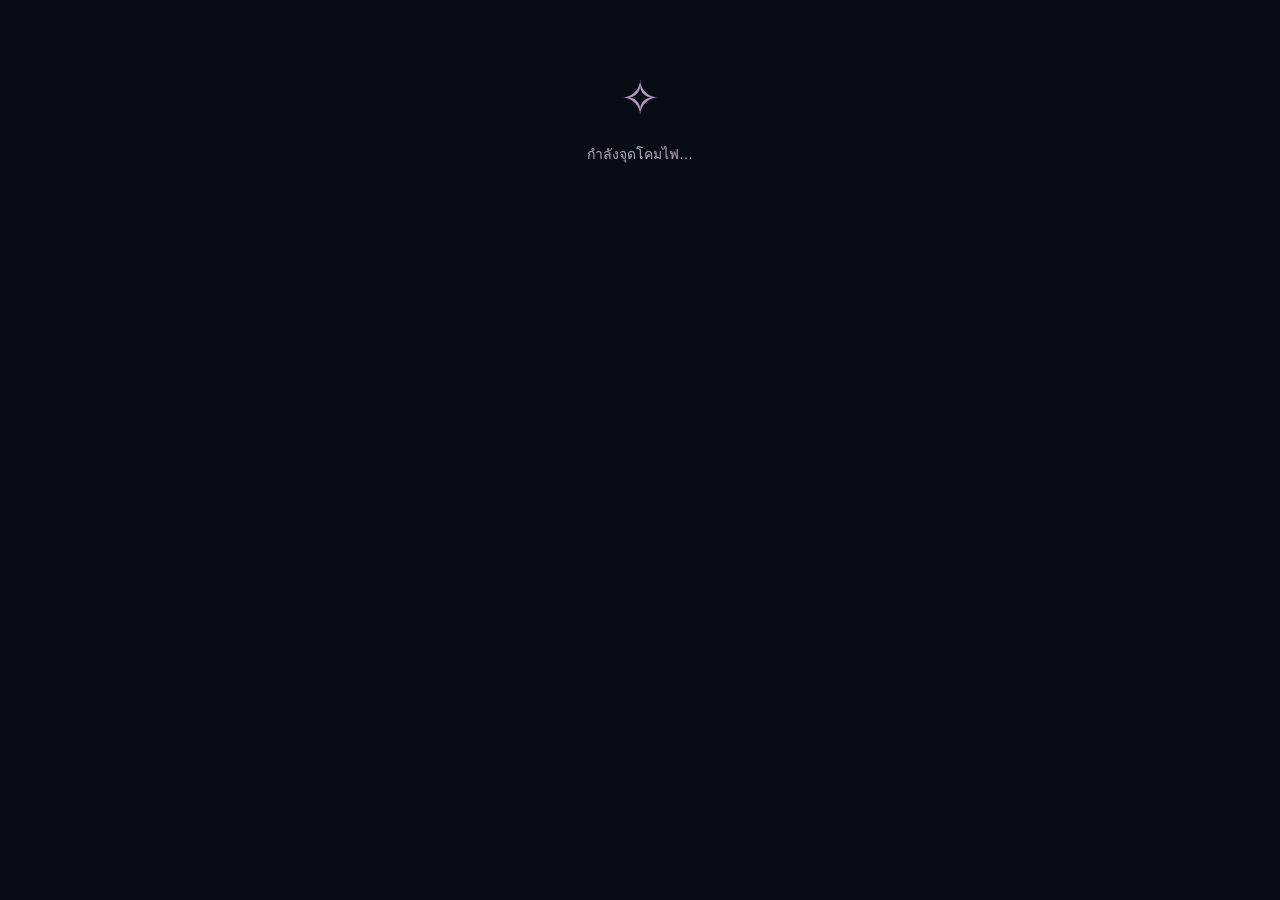
<file: site/index.html>
<!doctype html>
<html lang="th"><meta charset="utf-8"><meta name="viewport" content="width=device-width, initial-scale=1">
<title>Halloween Event Game · 2026.10.30 · Playtest 1</title><meta http-equiv="refresh" content="0; url=./event/">
<main><h1>Halloween Event Game</h1><p>2026.10.30 · Playtest 1</p><a href="./event/">เปิดเกม Halloween</a></main></html>
</file>
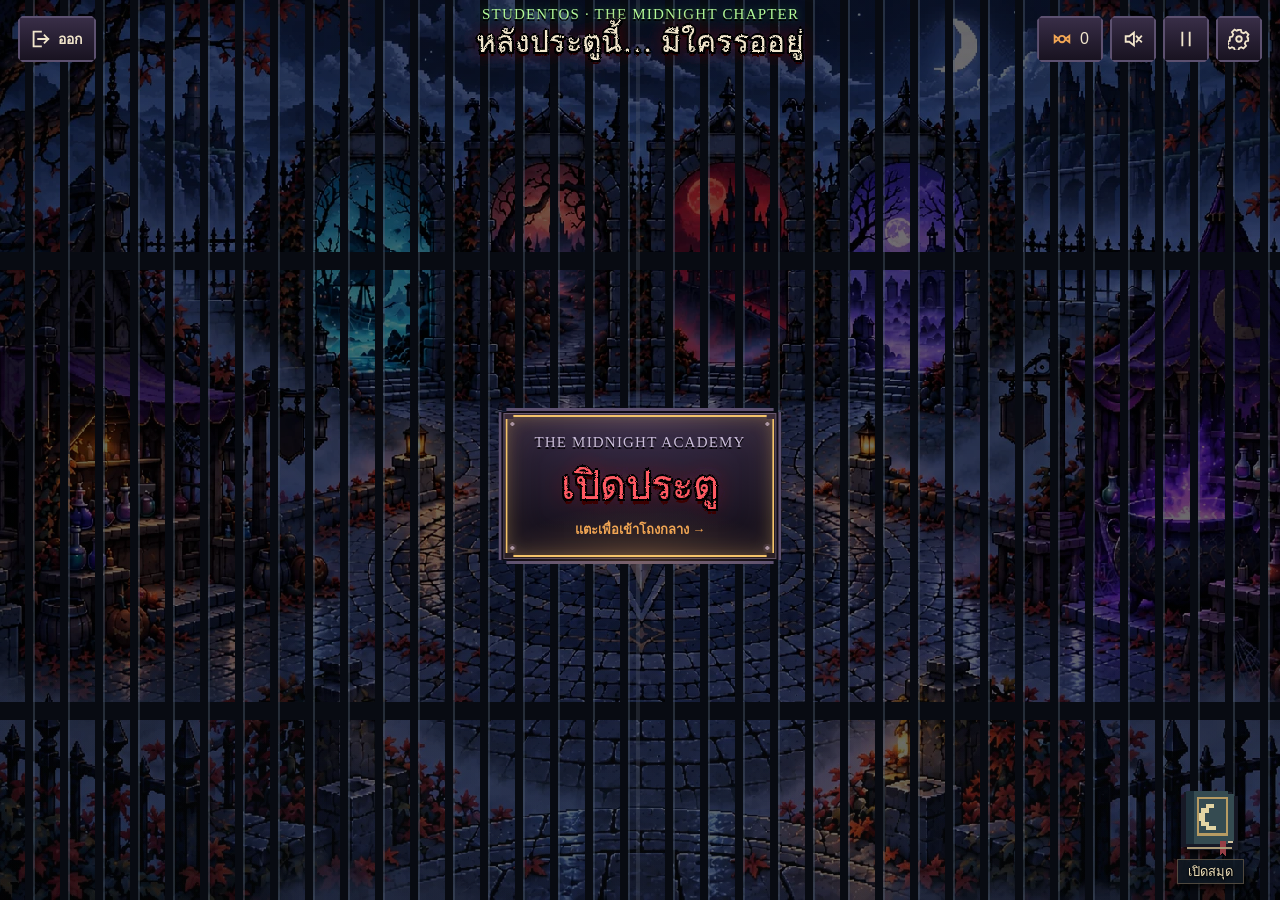
<file: site/event/index.html>
<!doctype html>
<html lang="th">
<head>
  <meta charset="utf-8">
  <meta name="viewport" content="width=device-width,initial-scale=1">
  <meta name="theme-color" content="#100e19">
  <title>Halloween · StudentOS AI</title>
  <link rel="stylesheet" href="experience.css?rev=merge-20261030">
  <link rel="stylesheet" href="world.css?rev=art-speed-20261028">
  <link rel="stylesheet" href="counter.css?rev=art-speed-20261028">
  <link rel="stylesheet" href="journal.css?rev=death-quests-20261024">
  <link rel="stylesheet" href="adventure.css?rev=death-quests-20261024">
  <link rel="stylesheet" href="battle.css?rev=art-speed-20261028">
  <link rel="stylesheet" href="feedback.css?rev=navigation-taps-20261028">
  <link rel="stylesheet" href="../rewards/acquisition.css">
  <link rel="stylesheet" href="dungeon-ui.css?rev=merge-20261030">
  <link rel="stylesheet" href="guide-ui.css?rev=steady-taps-20261028">
  <link rel="stylesheet" href="journey.css?rev=journey-20261025">
  <link rel="stylesheet" href="study-pact.css?rev=pacts-20261025">
  <script defer src="../rewards/catalog.js?rev=launch-20261024"></script>
  <script defer src="../rewards/ownership.js"></script>
  <script defer src="../rewards/acquisition.js"></script>
  <script defer src="combat.js?rev=journey-20261025"></script>
  <script defer src="../death-quests.js?rev=death-quests-20261024"></script>
  <script defer src="missions.js?rev=death-quests-20261024"></script>
  <script defer src="../study-pact.js?rev=pacts-20261025"></script>
  <script defer src="brain-games.js?rev=art-speed-20261028"></script>
  <script defer src="rotations.js?rev=hourly-20261025"></script>
  <script defer src="core.js?rev=brain-realtime-20261028"></script>
  <script defer src="brain-ui.js?rev=art-speed-20261028"></script>
  <script defer src="game-playback.js?rev=art-speed-20261028"></script>
  <script defer src="games.js?rev=art-speed-20261028"></script>
  <script defer src="npcs.js?rev=counter-20261024"></script>
  <script defer src="world.js?rev=art-speed-20261028"></script>
  <script defer src="guide.js?rev=guide-20261024"></script>
  <script defer src="objective.js?rev=pacts-hourly-20261025"></script>
  <script defer src="hud.js?rev=launch-polish-20261026"></script>
  <script defer src="balance.js?rev=counter-20261024"></script>
  <script defer src="sound.js?rev=merge-20261024"></script>
  <script defer src="battle-ui.js?rev=boss-taps-20261028"></script>
  <script defer src="market.js?rev=shop-taps-20261028"></script>
  <script defer src="journal.js?rev=launch-audit-20261027"></script>
  <script defer src="feedback.js?rev=press-taps-20261028"></script>
  <script defer src="experience.js?rev=merge-20261030"></script>
<link rel="stylesheet" href="../mobile-stability.css?rev=hotfix-20261028">
</head>
<body>
  <svg class="dg-defs" width="0" height="0" aria-hidden="true" focusable="false" style="position:absolute;width:0;height:0;overflow:hidden"><filter id="dg-rough" x="-5%" y="-10%" width="110%" height="125%"><feTurbulence type="fractalNoise" baseFrequency="0.9" numOctaves="2" seed="7" result="n"/><feDisplacementMap in="SourceGraphic" in2="n" scale="2.6" xChannelSelector="R" yChannelSelector="G"/></filter></svg>
  <a class="skip-link" href="#eventMain">ข้ามไปเนื้อหา</a>
  <header class="event-header">
    <a class="event-brand" href="./#gate"><img src="../rewards/theme-assets/app-icon.webp" alt=""><span>StudentOS<small>THE HALLOWEEN CHAPTER</small></span></a>
    <div class="header-right"><a class="collection-link" href="rewards.html">คอลเลกชันรางวัล ↗</a><button class="icon-button" id="preferencesButton" aria-label="ตั้งค่าห้องลอง">⚙</button><span class="candy-wallet"><span aria-hidden="true">◈</span><b id="wallet">—</b><small>CANDY</small></span></div>
  </header>
  <div class="preview-banner" id="modeBanner" role="status">กำลังเปิดประตูรัตติกาล…</div>
  <div class="event-layout">
    <main id="eventMain" tabindex="-1"><div class="loading-state"><span>✧</span><p>กำลังจุดโคมไฟ…</p></div></main>
  </div>
  <div id="eventToast" class="event-toast" role="status" aria-live="polite" hidden></div>
  <dialog id="detailDialog" class="event-dialog" aria-labelledby="detailHeading"></dialog>
  <dialog id="gameDialog" class="event-dialog game-dialog" aria-labelledby="gameHeading"></dialog>
  <dialog id="preferencesDialog" class="event-dialog preferences-dialog" aria-labelledby="preferencesHeading"></dialog>
  <noscript><p class="noscript-note">เปิด JavaScript เพื่อสำรวจอีเวนต์ Halloween ใน StudentOS AI</p></noscript>
</body>
</html>
</file>
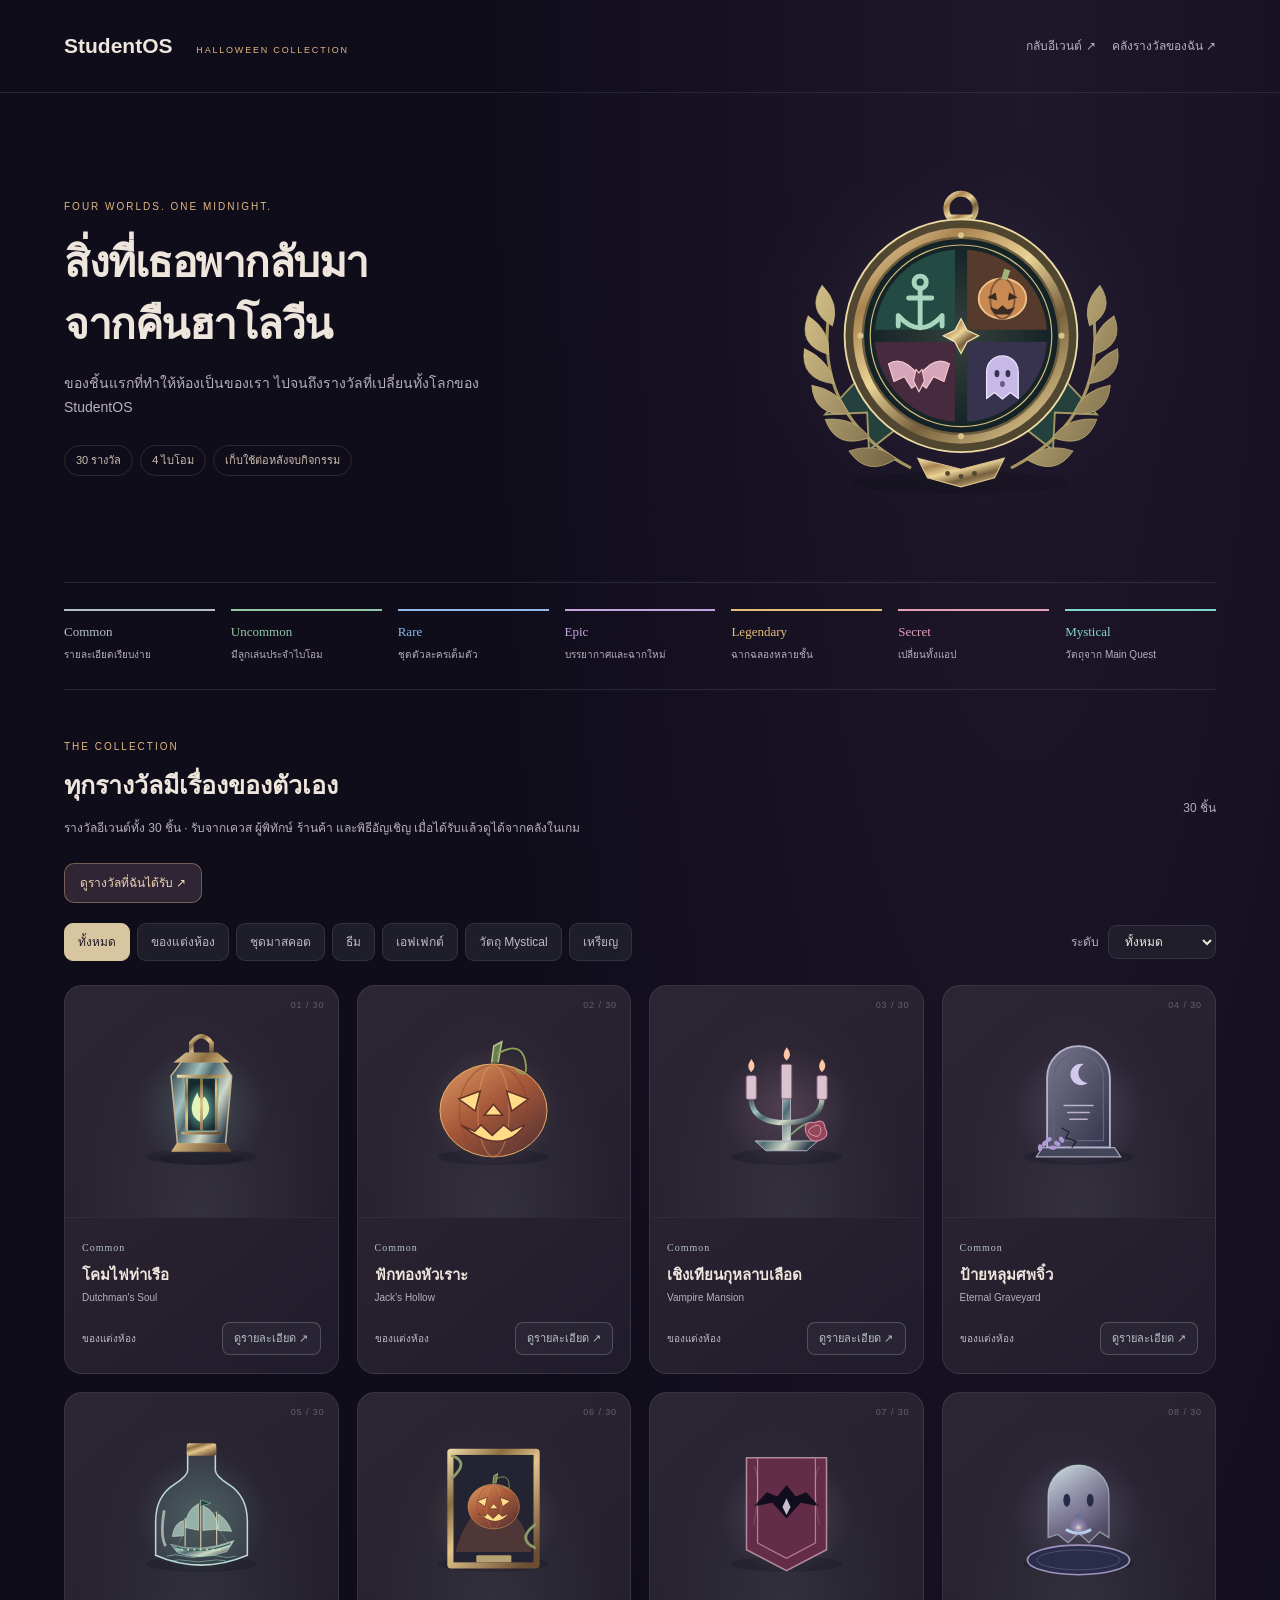
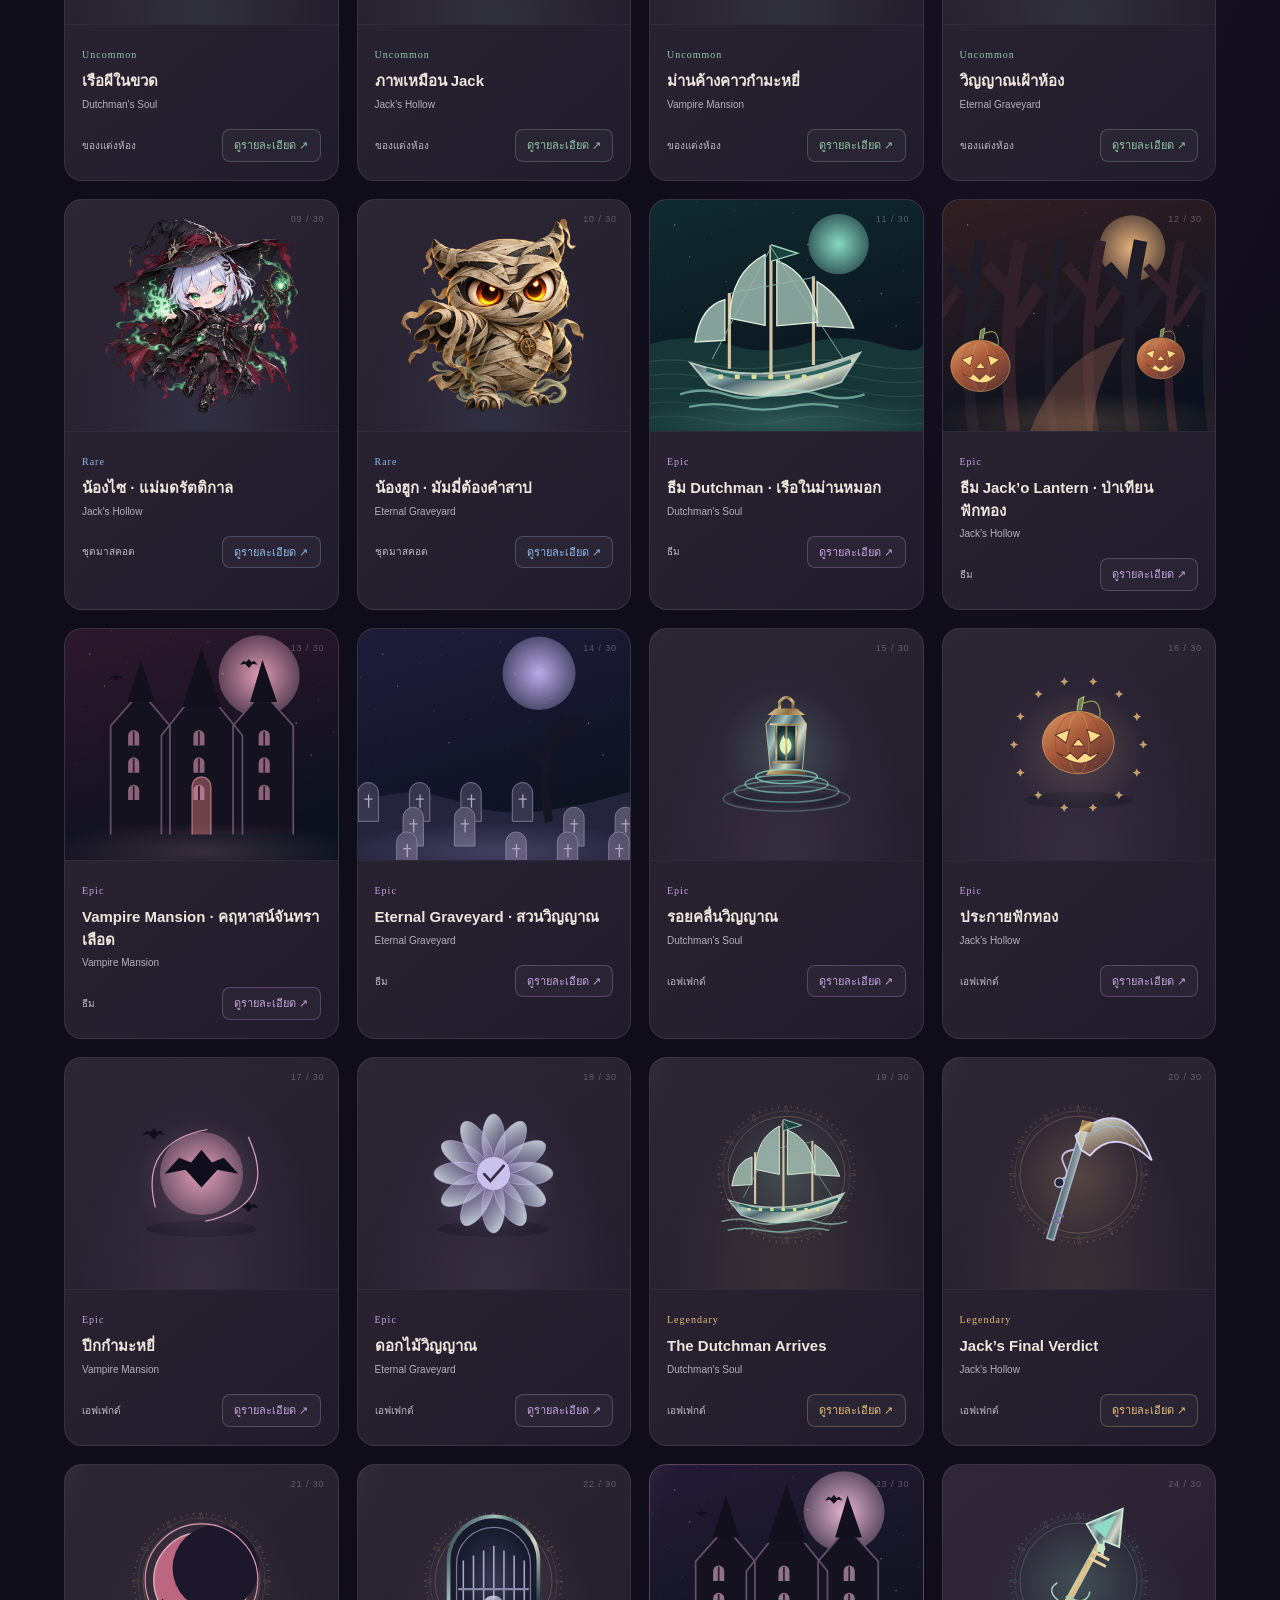
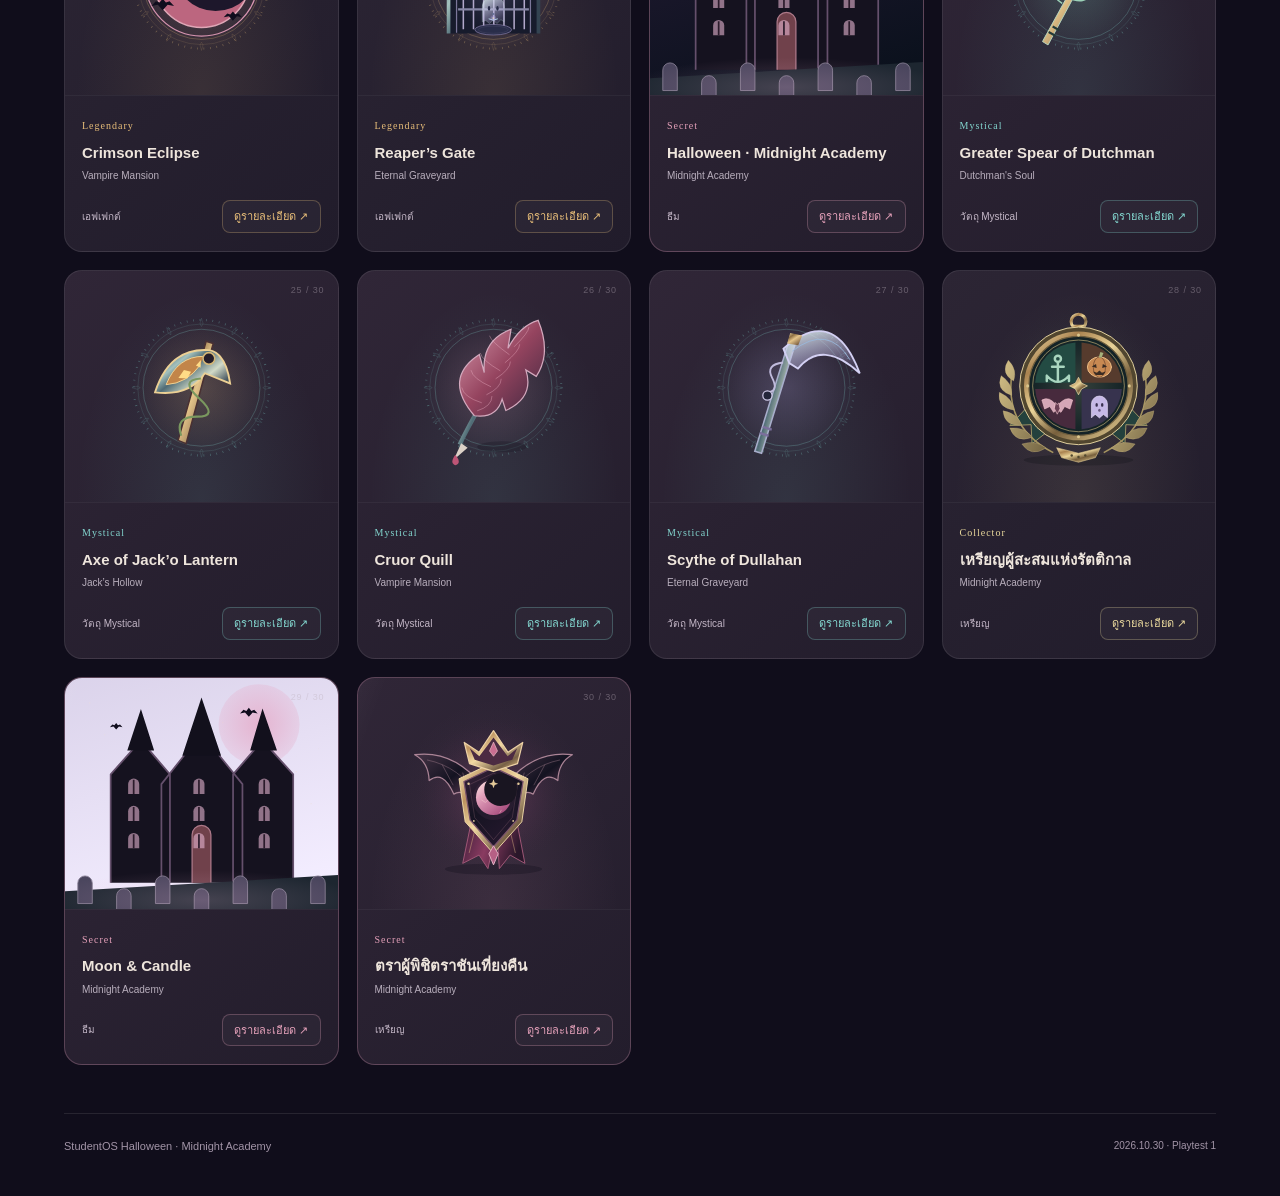
<file: site/event/rewards.html>
<!doctype html><html lang="th"><head><meta charset="utf-8"><meta name="viewport" content="width=device-width,initial-scale=1"><meta name="theme-color" content="#101019"><title>Halloween Collection · StudentOS</title><link rel="stylesheet" href="collection.css"><script defer src="../rewards/catalog.js"></script><script defer src="collection.js"></script></head><body>
<header><a class="brand" href="./#gate">StudentOS <span>HALLOWEEN COLLECTION</span></a><nav aria-label="คอลเลกชันรางวัล"><a href="./">กลับอีเวนต์ ↗</a><a href="./#vault">คลังรางวัลของฉัน ↗</a></nav></header>
<main><section class="hero"><div class="hero-copy"><span class="eyebrow">FOUR WORLDS. ONE MIDNIGHT.</span><h1>สิ่งที่เธอพากลับมา<br>จากคืนฮาโลวีน</h1><p>ของชิ้นแรกที่ทำให้ห้องเป็นของเรา ไปจนถึงรางวัลที่เปลี่ยนทั้งโลกของ StudentOS</p><div class="hero-chips"><span>30 รางวัล</span><span>4 ไบโอม</span><span>เก็บใช้ต่อหลังจบกิจกรรม</span></div></div><div class="hero-art"><img src="../rewards/assets/crown-of-midnight.svg" alt="เหรียญผู้สะสมครบ"></div></section>
<section class="tier-guide" aria-label="ความพิเศษตามระดับ"><span data-tier="Common">Common <small>รายละเอียดเรียบง่าย</small></span><span data-tier="Uncommon">Uncommon <small>มีลูกเล่นประจำไบโอม</small></span><span data-tier="Rare">Rare <small>ชุดตัวละครเต็มตัว</small></span><span data-tier="Epic">Epic <small>บรรยากาศและฉากใหม่</small></span><span data-tier="Legendary">Legendary <small>ฉากฉลองหลายชั้น</small></span><span data-tier="Secret">Secret <small>เปลี่ยนทั้งแอป</small></span><span data-tier="Mystical">Mystical <small>วัตถุจาก Main Quest</small></span></section>
<section class="collection"><div class="section-head"><div><span class="eyebrow">THE COLLECTION</span><h2>ทุกรางวัลมีเรื่องของตัวเอง</h2></div><output id="resultCount">30 ชิ้น</output></div><p class="preview-note">รางวัลอีเวนต์ทั้ง 30 ชิ้น · รับจากเควส ผู้พิทักษ์ ร้านค้า และพิธีอัญเชิญ เมื่อได้รับแล้วดูได้จากคลังในเกม</p><a class="alt-cosmetics-link" href="./#vault">ดูรางวัลที่ฉันได้รับ ↗</a><div class="filters"><div id="kindFilters" class="filter-tabs" aria-label="ประเภทของรางวัล"></div><label class="rarity-filter">ระดับ <select id="rarity"><option value="all">ทั้งหมด</option><option>Common</option><option>Uncommon</option><option>Rare</option><option>Epic</option><option>Legendary</option><option>Secret</option><option>Mystical</option><option>Collector</option></select></label></div><div id="rewardGrid" class="reward-grid"></div><p id="emptyResults" hidden>ยังไม่มีของในตัวเลือกนี้ ลองเลือกประเภทอื่นได้เลย</p></section>
<footer>StudentOS Halloween · Midnight Academy <span>2026.10.30 · Playtest 1</span></footer></main>
<dialog id="rewardDialog" aria-labelledby="detailTitle"><div class="detail-layout"><div id="detailVisual" class="detail-visual"></div><section class="detail-copy"><button class="close" id="closeDetail" aria-label="ปิดรายละเอียด">×</button><span id="detailTier" class="tier"></span><span id="detailBiome" class="eyebrow"></span><h2 id="detailTitle"></h2><p id="detailDescription"></p><div id="detailFeatures" class="detail-features"></div><p id="detailSource" class="source"></p><a href="./" class="primary">ไปเล่นอีเวนต์</a><a href="./#vault" class="secondary">ดูคลังของฉัน</a></section></div></dialog>
</body></html>
</file>
<file: site/event/experience.css>
:root{color-scheme:dark;--bg:#100e19;--panel:#191622;--panel2:#211d2c;--ink:#f2ecf6;--muted:#b5a9c2;--faint:#81768e;--line:#ffffff12;--accent:#ddbf93;--biome:#91cdbb;--glow:#1c4c4333;font-family:Tahoma,"Leelawadee UI",sans-serif;font-size:14px;background:var(--bg);color:var(--ink)}
*{box-sizing:border-box}body{margin:0;min-width:320px;background:radial-gradient(ellipse at 95% 2%,#3f284d24,transparent 42%),var(--bg)}button,input,select{font:inherit}button,a{-webkit-tap-highlight-color:transparent}button{cursor:pointer}button:disabled{cursor:default;opacity:.48}a{color:inherit;text-decoration:none}button:focus-visible,a:focus-visible,summary:focus-visible{outline:2px solid var(--accent);outline-offset:4px}button{color:inherit}img{max-width:100%}button svg{width:20px;height:20px}button[hidden],[hidden]{display:none!important}.skip-link{position:fixed;left:12px;top:-60px;z-index:99;background:var(--accent);color:#1a1420;padding:12px;border-radius:8px}.skip-link:focus{top:12px}
.event-header{height:86px;border-bottom:1px solid var(--line);display:flex;align-items:center;justify-content:space-between;padding:0 4.6%;gap:20px;background:#100e19e6;position:relative;z-index:4}.event-brand{display:flex;align-items:center;gap:12px}.event-brand img{width:44px;height:44px;border-radius:12px}.event-brand>span{font:bold 20px Georgia,serif;letter-spacing:-.5px}.event-brand small{display:block;font:8px Tahoma,sans-serif;color:#a99bb9;letter-spacing:2px;margin-top:7px}.header-right{display:flex;align-items:center;gap:22px}.collection-link{font-size:11px;color:var(--muted)}.icon-button{width:36px;height:36px;display:grid;place-items:center;border:1px solid var(--line);background:#ffffff04;border-radius:10px;font-size:18px}.candy-wallet{display:flex;align-items:center;gap:8px;border:1px solid #e2bc7d32;background:#e2bc7d0a;padding:11px 14px;border-radius:12px}.candy-wallet>span{color:#e7bd82;font-size:20px}.candy-wallet b{font:18px Georgia,serif;color:#f0d19f;font-variant-numeric:tabular-nums}.candy-wallet small{font-size:8px;letter-spacing:1px;color:#bda884}.preview-banner{min-height:35px;text-align:center;background:#8e6fb30b;border-bottom:1px solid #a586c81b;color:#b5a2c7;padding:9px 18px;font-size:10px;line-height:1.6}.preview-banner a{text-decoration:underline;text-underline-offset:3px;margin-left:10px;color:#d5c3e4}
.event-layout{display:grid;grid-template-columns:205px minmax(0,1fr);max-width:1440px;min-height:calc(100dvh - 121px);margin:auto}.event-sidebar{padding:34px 20px 24px 25px;border-right:1px solid var(--line);display:flex;flex-direction:column;gap:22px}.sidebar-label{font:8px Georgia,serif;letter-spacing:2px;color:#70657e;padding-left:10px}#eventNav{display:grid;gap:7px}#eventNav button{display:flex;align-items:center;gap:13px;background:transparent;border:1px solid transparent;text-align:left;padding:13px 15px;border-radius:11px;color:#a89ab7;font-size:12px}#eventNav button .nav-symbol{font:18px Georgia,serif;width:21px;color:#81718f}#eventNav button[aria-current=page]{color:#efd7ac;background:#ddbf930b;border-color:#ddbf9328}#eventNav button[aria-current=page] .nav-symbol{color:#d9b98a}#eventNav button:hover{background:#ffffff06}.sidebar-memento{padding:25px 8px 20px;margin-top:auto;text-align:center;border-top:1px solid var(--line)}.sidebar-memento>span{color:#b89c76;font:27px Georgia,serif}.sidebar-memento p{color:#a79ab6;font-size:11px;line-height:1.9}.sidebar-memento small{font-size:9px;color:#6e617c}.back-to-study{color:#9c8daa;font-size:10px;padding-left:10px}
#eventMain{padding:32px 36px 54px;min-width:0}#eventMain:focus{outline:none}.eyebrow{font:9px Georgia,serif;letter-spacing:2.4px;color:var(--accent);text-transform:uppercase}.page-head{display:flex;justify-content:space-between;align-items:end;gap:18px;margin:0 0 26px}.page-head h1{margin:10px 0 6px;font-size:29px;font-weight:400;line-height:1.5;letter-spacing:-.7px}.page-head p{color:var(--muted);font-size:11px;line-height:1.9;margin:7px 0 0;max-width:550px}.pill{border:1px solid #d8b58c30;background:#d8b58c09;color:#ceb28e;padding:6px 10px;font-size:9px;border-radius:20px;white-space:nowrap}.subtle{color:var(--muted);font-size:11px;line-height:1.9}.tiny{font-size:9px;color:var(--faint);line-height:1.8}.primary,.secondary,.quiet-button{display:inline-flex;align-items:center;justify-content:center;gap:8px;min-height:42px;padding:11px 17px;border-radius:10px;font-size:11px;line-height:1.5}.primary{background:#e1c49a;color:#201724;border:1px solid #e1c49a;font-weight:bold}.primary:hover:not(:disabled){background:#f1d6ae}.secondary{border:1px solid #ffffff20;background:#ffffff04;color:#d6c9e2}.secondary:hover:not(:disabled){background:#ffffff09}.quiet-button{background:transparent;border:0;color:#c7b1d5;padding-left:0;padding-right:0}.section-title{display:flex;align-items:center;justify-content:space-between;gap:14px;margin:28px 0 15px}.section-title h2{font-size:16px;font-weight:400;margin:0}.section-title small{font-size:9px;color:var(--faint)}.panel{background:linear-gradient(145deg,#211b2c88,#18151f);border:1px solid var(--line);border-radius:16px;padding:20px}.empty-state,.loading-state{text-align:center;padding:70px 20px;color:var(--muted);line-height:2}.empty-state>span,.loading-state>span{font:48px Georgia,serif;color:#b597be}.empty-state h2{font-weight:400;color:#e2d8ec;font-size:20px}.locked-event{max-width:700px;margin:20px auto;text-align:center;padding:50px 28px;background:radial-gradient(ellipse at top,#5d3a6533,transparent 65%),var(--panel);border:1px solid var(--line);border-radius:22px}.locked-event img{width:190px}.locked-event h1{font-size:27px;font-weight:400}.locked-event p{font-size:12px;line-height:2;color:var(--muted);margin:20px auto;max-width:460px}
.world-hero{position:relative;isolation:isolate;overflow:hidden;min-height:292px;border-radius:20px;border:1px solid #aa8ac02b;background:#171824;display:grid;grid-template-columns:1.1fr 1fr}.world-hero:before{content:'';position:absolute;inset:0;background:linear-gradient(90deg,#15131e 5%,#15131eec 38%,#15131e00 100%);z-index:-1}.world-art{position:absolute;right:-15px;top:-5%;width:62%;height:115%;object-fit:cover;opacity:.78;z-index:-2}.world-copy{padding:31px 30px;position:relative;grid-column:1/-1;max-width:65%}.world-copy h1{font:40px/1.12 Georgia,serif;letter-spacing:-1.5px;margin:16px 0 16px;color:#f6e9ef}.world-copy p{font-size:11px;line-height:1.95;color:#bcaec8;max-width:340px;margin:0 0 20px}.world-copy .eyebrow{color:var(--biome)}.world-copy .secondary{border-color:#dbbf9733;color:#e5cda7;font-size:10px;min-height:37px;padding:8px 13px}.world-stamp{position:absolute;bottom:24px;right:26px;display:flex;align-items:center;gap:10px;color:#dcccea}.world-stamp>span{font-size:24px;color:var(--biome)}.world-stamp small{display:block;font-size:8px;letter-spacing:2px;color:#a698b4;margin-bottom:5px}.world-stamp b{font:15px Georgia,serif;font-weight:400}.biome-tabs{display:grid;grid-template-columns:repeat(4,1fr);gap:10px;margin:16px 0 26px}.biome-tab{text-align:left;position:relative;min-width:0;padding:15px 13px;border-radius:12px;border:1px solid var(--line);background:#ffffff02;color:#ae9bbc}.biome-tab small{display:block;font-size:8px;color:#7f718e;margin-bottom:7px;letter-spacing:1.2px}.biome-tab b{font:13px Georgia,serif;font-weight:400;line-height:1.5}.biome-tab[aria-pressed=true]{border-color:var(--biome);background:var(--glow);color:#f0e5f6}.biome-tab[aria-pressed=true]:after{content:'●';position:absolute;right:10px;top:10px;color:var(--biome);font-size:6px}
.explore-columns{display:grid;grid-template-columns:minmax(0,1.6fr) minmax(240px,1fr);gap:18px}.house-panel{background:#191620;border:1px solid var(--line);border-radius:16px;padding:21px}.house-panel h2{font-size:16px;font-weight:400;margin:0 0 7px}.house-panel>p{color:var(--muted);font-size:10px;line-height:1.8;margin:0 0 16px}.houses{display:grid;grid-template-columns:repeat(5,minmax(0,1fr));gap:7px}.house{min-width:0;text-align:center;position:relative;padding:8px 3px 0}.house-number{font:9px Georgia,serif;color:#8f7d9c;display:block;margin-bottom:4px}.house-art{width:100%;height:76px;overflow:visible;color:var(--biome);filter:drop-shadow(0 3px 15px #0007)}.house-options{display:grid;gap:5px;margin-top:8px}.house-options button{font:9px/1.4 Tahoma,sans-serif;border:1px solid #ffffff19;color:#d8c6e5;background:#ffffff04;padding:7px 2px;border-radius:7px;min-height:33px}.house-options button:first-child{background:var(--glow);border-color:#add7bb28;color:#c2dfcb}.house-options button:hover:not(:disabled){background:#ffffff10}.house-time{display:block;font-size:8px;line-height:1.6;color:#887994;height:23px;margin-top:8px}.candy-cap{display:flex;align-items:center;gap:11px;border-top:1px solid var(--line);padding-top:14px;margin-top:14px;font-size:9px;color:#9f8eae}.cap-track{height:3px;flex:1;background:#fff1;border-radius:3px;overflow:hidden}.cap-track i{display:block;height:100%;background:#c5ab83}.npc-mini{position:relative;overflow:hidden;display:flex;flex-direction:column;min-height:280px;background:radial-gradient(ellipse at top right,var(--glow),transparent 70%),#1b1623;border:1px solid #b18bba22;border-radius:16px;padding:23px}.npc-mini .npc-seal{font:37px Georgia,serif;width:64px;height:64px;border:1px solid #b2cebd33;border-radius:50%;display:grid;place-items:center;color:var(--biome);margin-bottom:16px}.npc-mini h2{font:20px Georgia,serif;margin:0 0 8px}.npc-mini p{font-size:11px;line-height:1.9;color:var(--muted);margin:0 0 14px}.npc-mini button{margin-top:auto;align-self:start}.npc-mini:after{content:'✦';position:absolute;right:14px;top:30px;color:#ffffff05;font:150px Georgia,serif;pointer-events:none}.activity-grid{display:grid;grid-template-columns:repeat(3,1fr);gap:13px}.activity-card{text-align:left;border:1px solid var(--line);border-radius:14px;background:#1a1623;padding:18px;min-width:0}.activity-card .activity-icon{display:block;font:28px Georgia,serif;color:#c0a0ce;margin-bottom:18px}.activity-card h3{font-size:13px;font-weight:400;margin:0 0 8px}.activity-card p{font-size:10px;line-height:1.85;color:#a595b4;margin:0}.activity-card .arrow{display:block;color:#d2b591;font-size:16px;margin-top:15px}.visitor-grid{display:grid;grid-template-columns:repeat(2,minmax(0,1fr));gap:12px;min-width:0}.visitor-card{display:grid;grid-template-columns:28px minmax(0,1fr) auto;align-items:center;gap:12px;min-width:0;padding:16px;border:1px solid #8d769745;border-radius:12px;background:linear-gradient(135deg,#30263d,#1b1624);color:#f2e6cc}.visitor-card>span{color:#ddbd91;font:25px Georgia,serif}.visitor-card div{min-width:0;overflow-wrap:anywhere}.visitor-card b{display:block;font-size:15px;font-weight:600;line-height:1.55;margin-bottom:5px}.visitor-card small{display:block;font-size:13px;line-height:1.6;color:#d5c8de}.visitor-card button{font-size:14px;line-height:1.4;padding:10px;min-height:44px;min-width:68px;white-space:normal}
.shop-hero{position:relative;isolation:isolate;overflow:hidden;border:1px solid #cfa8b825;min-height:210px;border-radius:20px;padding:28px 30px;margin-bottom:24px;background:radial-gradient(ellipse at 82% 60%,#7d3a7029,transparent 58%),#1c1623}.shop-hero h1{font:36px/1.18 Georgia,serif;letter-spacing:-1px;margin:13px 0;color:#f0e1ea;max-width:70%}.shop-hero p{font-size:11px;color:#b7a6c4;line-height:1.9;max-width:60%;margin:0}.shop-hero .shop-emblem{position:absolute;right:5%;bottom:-18%;width:250px;height:260px;display:grid;place-items:center}.shop-emblem img{width:100%;height:100%;object-fit:contain;filter:drop-shadow(0 0 30px #b1789120)}.shop-emblem:before{content:'';position:absolute;inset:20%;border:1px solid #e2bd9a20;border-radius:50%}.shop-controls{display:flex;gap:7px;align-items:center;margin-bottom:20px;flex-wrap:wrap}.filter-button{border:1px solid var(--line);background:transparent;color:#a899b8;font-size:10px;padding:8px 13px;border-radius:20px;min-height:33px}.filter-button[aria-pressed=true]{background:#d7bd9420;color:#e8cda4;border-color:#d7bd9444}.shop-controls .tiny{margin-left:auto}.reward-grid{display:grid;grid-template-columns:repeat(4,minmax(0,1fr));gap:15px}.item-card{border:1px solid var(--line);background:#1b1723;border-radius:15px;min-width:0;overflow:hidden;position:relative;display:flex;flex-direction:column}.item-card:hover{border-color:#d8b7df38}.item-visual{height:158px;display:grid;place-items:center;position:relative;background:radial-gradient(ellipse at 50% 65%,color-mix(in srgb,var(--tier-color,#b8a3c5) 9%,transparent),transparent 65%)}.item-visual:after{content:'';position:absolute;left:27%;right:27%;bottom:17px;height:1px;background:linear-gradient(90deg,transparent,var(--tier-color,#b8a3c5),transparent);opacity:.3}.item-visual img{width:85%;height:145px;object-fit:contain;padding:10px;transition:transform .3s}.item-card:hover .item-visual img{transform:translateY(-4px)}.item-kind{position:absolute;left:13px;top:12px;font-size:8px;color:#9e8aad;z-index:1}.item-owned{position:absolute;right:10px;top:10px;background:#152b23c9;color:#b9d7bf;border:1px solid #90b89c26;border-radius:30px;padding:3px 7px;font-size:8px}.item-info{padding:0 15px 15px;display:flex;flex-direction:column;flex:1}.item-tier{color:var(--tier-color,#b8a3c5);font:8px Georgia,serif;letter-spacing:1.5px;text-transform:uppercase}.item-info h3{font-size:12px;line-height:1.7;font-weight:400;margin:7px 0 4px;min-height:40px;overflow-wrap:anywhere}.item-info p{font-size:9px;line-height:1.8;color:#93839f;margin:0 0 15px}.item-info button{margin-top:auto;width:100%;border:1px solid #d9bc8a2b;background:#d9bc8a09;color:#e0c298;border-radius:8px;font-size:10px;min-height:35px;padding:9px 7px}.item-info button:hover:not(:disabled){background:#d9bc8a20}.collection-progress{padding:17px 19px;display:flex;gap:15px;align-items:center;margin-top:24px;border-radius:14px;background:#ddbf9307;border:1px solid #ddbf9324}.collection-progress>img{width:58px;height:58px;object-fit:contain}.collection-progress div{flex:1}.collection-progress b{font-weight:400;font-size:12px}.collection-progress p{margin:7px 0 0;color:#a895b9;font-size:10px;line-height:1.8}.collection-progress .count{font:22px Georgia,serif;color:#e1c495;white-space:nowrap}.recipe-cost{display:flex;gap:5px;flex-wrap:wrap;margin:6px 0 13px}.recipe-cost span{font-size:8px;border:1px solid #ffffff12;border-radius:4px;color:#ad99ba;padding:4px 6px;line-height:1.5}.recipe-card .item-visual{height:175px}.recipe-card .item-info h3{min-height:0}.recipe-grid{grid-template-columns:repeat(3,minmax(0,1fr))}.ritual-grid{grid-template-columns:repeat(2,minmax(0,1fr));max-width:760px}.ritual-grid .item-visual{height:245px}.ritual-grid .item-visual img{height:235px}.ritual-grid .item-info h3{font-size:16px}.ritual-grid .item-card{background:radial-gradient(ellipse at 50% 20%,#7f478220,transparent 68%),#1a1623}.secret-card{grid-column:1/-1;display:grid;grid-template-columns:160px 1fr;align-items:center}.secret-card .item-visual{height:190px}.secret-card .item-visual img{height:180px}.secret-card .item-info{padding:20px 25px 20px 0}.secret-card .item-info button{align-self:start;width:auto;padding:10px 20px;margin-top:7px}.recipe-theatre{border:1px solid var(--line);padding:20px;border-radius:15px;margin-top:25px;background:#ffffff02}.recipe-theatre p{font-size:11px;color:var(--muted);line-height:1.9}.tier-buttons{display:flex;flex-wrap:wrap;gap:7px}.tier-buttons button{font:10px Georgia,serif;border:1px solid #ffffff20;background:transparent;border-radius:7px;color:#baa4cb;padding:9px 13px;min-height:35px}
.quest-chain{margin:0 0 23px;background:#19151f;border:1px solid var(--line);border-radius:16px;overflow:hidden}.chain-head{display:flex;align-items:center;gap:14px;padding:20px 23px;border-bottom:1px solid var(--line);background:radial-gradient(ellipse at right,var(--glow),transparent 65%)}.chain-seal{width:42px;height:42px;display:grid;place-items:center;border:1px solid #ffffff20;color:var(--biome);border-radius:50%;font:22px Georgia,serif}.chain-head h2{font:20px Georgia,serif;margin:0 0 5px}.chain-head small{font-size:9px;color:var(--muted)}.chain-head .pill{margin-left:auto}.quest-row{display:flex;gap:15px;align-items:center;padding:18px 23px;border:0;border-bottom:1px solid #ffffff09;background:transparent;width:100%;text-align:left;color:inherit}.quest-row:last-child{border-bottom:0}.quest-row:hover{background:#ffffff03}.quest-order{display:grid;place-items:center;width:29px;height:29px;flex-shrink:0;border-radius:50%;border:1px solid #ffffff1b;color:#ae94bf;font:11px Georgia,serif}.quest-order.done{color:#b6cfb5;border-color:#93b08b3c}.quest-row div{flex:1}.quest-row h3{font-size:12px;font-weight:400;margin:0 0 6px;line-height:1.7}.quest-row p{font-size:9px;margin:0;color:#8e7e9d;line-height:1.7}.quest-status{font-size:9px;color:#b9a1cc;white-space:nowrap}.quest-status.done{color:#9cc4a4}.inventory-grid{display:grid;grid-template-columns:repeat(3,minmax(0,1fr));gap:10px}.material-card{padding:14px;display:flex;align-items:center;gap:12px;background:#19161f;border:1px solid var(--line);border-radius:11px;min-width:0}.material-icon{display:grid;place-items:center;border-radius:9px;background:#a28ba40b;border:1px solid #9b7fb523;width:36px;height:40px;flex-shrink:0;color:#baa1c7;font:20px Georgia,serif}.material-card div{min-width:0;flex:1}.material-card b{font-size:10px;line-height:1.6;font-weight:400;overflow-wrap:anywhere}.material-card small{display:block;color:#8b7998;font-size:8px;line-height:1.8;margin-top:3px}.material-card>strong{font:17px Georgia,serif;color:#c5b2d5;flex-shrink:0}.inventory-tabs{margin-bottom:22px}.relic-restriction{padding:4px 6px;border:1px solid #b47f6b33;color:#c69885;font-size:8px;margin:6px 0 12px;line-height:1.8}.ledger{margin-top:25px}.ledger h2{font-size:15px;font-weight:400}.ledger-row{display:flex;align-items:center;gap:12px;border-bottom:1px solid var(--line);padding:13px 0;font-size:10px;color:#ae9cbb}.ledger-row b{margin-left:auto;font:14px Georgia,serif;color:#e0c197}.ledger-row small{color:#806d90;font-size:9px}.garden-stage{display:grid;grid-template-columns:1.2fr 1fr;gap:25px;align-items:center;padding:30px}.garden-plot{position:relative;height:300px;border:1px solid #67544239;border-radius:20px;display:grid;place-items:center;background:radial-gradient(ellipse at 50% 80%,#7c4d2733,transparent 65%),linear-gradient(#17241e55,#211a1c);overflow:hidden}.garden-plot:before{content:'';position:absolute;left:10%;right:10%;height:80px;bottom:22px;background:repeating-linear-gradient(0deg,#291b20 0 12px,#342329 13px 16px);border-radius:50%;transform:rotate(-8deg)}.garden-plot img{width:220px;height:220px;object-fit:contain;z-index:1}.garden-plot .sprout{z-index:1;font-size:80px;filter:drop-shadow(0 0 30px #6aa47822)}.garden-copy h2{font-size:23px;line-height:1.6;font-weight:400}.garden-copy p{font-size:11px;color:var(--muted);line-height:1.9}.garden-actions{display:flex;flex-wrap:wrap;gap:8px;margin-top:20px}.totem-options{display:grid;grid-template-columns:repeat(4,1fr);gap:12px}.totem-options button{background:#201928;border:1px solid #a384c229;border-radius:14px;padding:15px;color:#d3bfdc;text-align:center;font-size:11px;line-height:1.8}.totem-options img{display:block;height:100px;width:100%;object-fit:contain;margin-bottom:10px}.task-list{display:grid;gap:12px}.task-card{display:flex;align-items:center;gap:14px;padding:18px;border:1px solid var(--line);border-radius:13px;background:#1b1722}.task-card div{flex:1}.task-card b{font-size:12px;font-weight:400}.task-card p{color:var(--muted);font-size:10px;line-height:1.7;margin:7px 0 0}
.event-dialog{width:min(620px,calc(100vw - 28px));max-width:none;max-height:calc(100dvh - 32px);margin:auto;padding:27px;border:1px solid #ad8eb736;border-radius:21px;background:#1b1624;color:var(--ink);box-shadow:0 30px 130px #0009;overscroll-behavior:contain}.event-dialog::backdrop{background:#09070ed1;backdrop-filter:blur(7px)}.dialog-top{display:flex;align-items:center;justify-content:space-between;gap:14px;margin-bottom:18px}.dialog-top h2{font-size:17px;font-weight:400;line-height:1.7;margin:0}.dialog-x{width:33px;height:33px;flex-shrink:0;border:1px solid var(--line);background:#ffffff05;border-radius:50%;font-size:19px;color:#c0aaca}.npc-dialogue{font-size:12px;line-height:2.2;color:#cebed9;border-left:2px solid #b49ac151;padding:4px 0 4px 17px;white-space:pre-wrap;margin:20px 0 25px}.requirement-list{display:grid;gap:7px;margin:15px 0 22px}.requirement{display:flex;justify-content:space-between;gap:12px;padding:11px 12px;border-radius:8px;background:#ffffff03;border:1px solid #ffffff09;font-size:10px;line-height:1.7}.requirement b{font-weight:400;color:#a0bf9e;white-space:nowrap}.requirement.missing b{color:#d0a185}.dialog-footer{display:flex;justify-content:end;align-items:center;gap:9px;flex-wrap:wrap;margin-top:24px}.dialog-footer .primary{min-width:150px}.offer-options{display:flex;gap:10px;margin:14px 0}.offer-options label{border:1px solid #b594b238;padding:12px;border-radius:10px;font-size:11px;flex:1;cursor:pointer}.offer-options input{accent-color:#dab986}.buy-detail-art{display:grid;place-items:center;height:230px;background:radial-gradient(ellipse,#68506f22,transparent 60%)}.buy-detail-art img{height:220px;width:90%;object-fit:contain}.buy-detail-copy{text-align:center}.buy-detail-copy h3{font-size:20px;line-height:1.6;font-weight:400}.buy-detail-copy p{font-size:11px;line-height:1.9;color:var(--muted)}.purchase-total{display:flex;align-items:center;justify-content:space-between;border-top:1px solid var(--line);padding-top:18px;margin-top:20px;font-size:11px;color:var(--muted)}.purchase-total strong{color:#e7c28b;font:21px Georgia,serif}.preferences-dialog{width:min(600px,calc(100vw - 28px))}.preference-row{display:flex;align-items:center;justify-content:space-between;gap:14px;padding:16px 0;border-bottom:1px solid var(--line);font-size:12px}.preference-row small{display:block;color:var(--muted);font-size:10px;line-height:1.7;margin-top:7px}.preference-row button{min-width:76px}.review-tools{margin-top:25px}.review-tools summary{cursor:pointer;color:#c3a9d4;font-size:12px}.review-tools p{color:var(--muted);font-size:10px;line-height:1.9}.tool-buttons{display:flex;gap:8px;flex-wrap:wrap}.tool-buttons button{min-height:37px;font-size:10px;padding:8px 12px}.rules-list{color:#9884a6;line-height:1.9;font-size:10px;padding-left:18px}.rules-list li{margin:8px 0}.event-toast{position:fixed;bottom:28px;left:50%;transform:translateX(-50%);z-index:50;background:#ede1f3;color:#281d31;box-shadow:0 10px 50px #0008;padding:14px 22px;border-radius:12px;font-size:12px;line-height:1.8;max-width:min(580px,90vw);text-align:center}.event-toast.error{background:#ead3c7;color:#3c2629}.noscript-note{text-align:center;padding:40px}
.game-dialog{width:min(760px,calc(100vw - 24px));padding:23px}.game-top{display:flex;justify-content:space-between;align-items:center;gap:12px}.game-top h2{font-size:19px;font-weight:400;margin:5px 0;line-height:1.6}.game-top small{color:#9981ac;font-size:9px;letter-spacing:1px}.game-stats{display:flex;align-items:center;gap:12px;margin:15px 0;font-size:10px;color:#b4a0c4}.game-timer{margin-left:auto;font:21px Georgia,serif;color:#e0bf8f;font-variant-numeric:tabular-nums}.game-arena{position:relative;min-height:300px;border:1px solid #ffffff12;border-radius:16px;overflow:hidden;background:radial-gradient(ellipse at 50% 30%,#28494155,transparent 70%),#101820;padding:20px;text-align:center}.game-arena.ship{background:linear-gradient(#10232b99,#0e1a2499),url('../rewards/assets/theme-ghostship.svg') center/cover}.ship-cue{color:#a6dfcc;font-size:13px;line-height:1.9;padding:20px 0 25px;text-shadow:0 2px 8px #000}.ship-cue .cue-arrow{display:block;font:62px Georgia,serif;margin-bottom:8px}.ship-choices{display:flex;gap:10px;justify-content:center;margin-top:20px}.ship-choices button{min-width:90px;min-height:70px;background:#182e35e6;color:#c8e1dc;border:1px solid #8ab5aa44;border-radius:12px;font-size:12px}.ship-choices span{display:block;font-size:22px;margin-bottom:7px}.game-note{color:#b4a0c4;font-size:10px;line-height:1.9;margin:15px 0 0}.game-end{text-align:center;padding:35px 25px}.game-end img{height:170px;width:100%;object-fit:contain}.game-end h3{font-size:24px;font-weight:400;color:#e1d0e7;margin:10px 0}.game-end p{font-size:12px;color:#bba6cb;line-height:2}.game-hint{font-size:12px;line-height:1.9;color:#c5aece;margin:0 0 16px}.vines-board{display:grid;grid-template-columns:repeat(3,1fr);gap:12px;max-width:410px;margin:auto}.vines-board button{min-height:84px;font:21px Georgia,serif;color:#bfd7b4;border:1px solid #8aac7333;border-radius:12px;background:#1c2a2299;position:relative}.vines-board button:before{content:'❧';display:block;font-size:31px;color:#65876e}.vines-board button.found{opacity:.3;text-decoration:line-through}.dig-board{display:grid;grid-template-columns:repeat(4,1fr);gap:10px;max-width:420px;margin:auto}.dig-board button{height:93px;background:linear-gradient(135deg,#473632,#251f27);border:1px solid #b48c6a2b;border-radius:8px;font-size:25px;color:#b6a08c}.dig-board button.found{background:#15121a;color:#6e5b74}.ghost-board{position:relative;height:260px}.catch-ghost{position:absolute;left:var(--x);top:var(--y);width:50px;height:62px;background:none;border:0;font-size:36px;filter:drop-shadow(0 0 12px #ad91d855);animation:ghost-bob 2.6s var(--delay) infinite ease-in-out}.catch-ghost:disabled{opacity:.15}.ghost-board .caught-label{position:absolute;right:8px;bottom:0;font-size:9px;color:#9682ae}.difference-pair{display:grid;grid-template-columns:1fr 1fr;gap:10px}.difference-picture{position:relative;min-width:0}.difference-picture>span{display:block;font-size:9px;color:#b39cc0;margin:0 0 10px}.difference-picture svg{display:block;width:100%;height:auto;border-radius:10px;background:#1a1523}.difference-hit{position:absolute;background:transparent;border:2px solid transparent;border-radius:50%;width:16%;height:16%;padding:0;color:transparent}.difference-hit:hover{border-color:#ddbf9355}.difference-hit:focus-visible{outline:2px solid #ddbf93;outline-offset:1px}.difference-hit.found{border-color:#acd2ab;background:#a0d9a318;pointer-events:none}.difference-hit.decoy{width:12%;height:12%}.game-dialog[data-still=true] *{animation:none!important}
@keyframes ghost-bob{50%{transform:translate(8px,-10px) rotate(7deg)}}
@media(min-width:1550px){#eventMain{padding-left:45px;padding-right:45px}.world-hero{min-height:320px}.world-copy{padding:40px}.world-copy h1{font-size:48px}.item-visual{height:180px}.item-visual img{height:167px}}
@media(max-width:1100px){.event-layout{grid-template-columns:170px minmax(0,1fr)}.event-sidebar{padding-left:16px;padding-right:14px}#eventMain{padding:26px 25px 45px}.reward-grid{grid-template-columns:repeat(3,minmax(0,1fr))}.recipe-grid{grid-template-columns:repeat(2,minmax(0,1fr))}.explore-columns{grid-template-columns:1fr}.npc-mini{min-height:unset;display:grid;grid-template-columns:56px 1fr auto;column-gap:16px;align-items:center;padding:20px}.npc-mini .npc-seal{grid-row:1/3;width:52px;height:52px;margin:0;font-size:28px}.npc-mini h2{grid-column:2;font-size:19px}.npc-mini p{grid-column:2;margin:0}.npc-mini button{grid-column:3;grid-row:1/3;margin:0;font-size:10px;padding:10px 12px}.activity-card{padding:15px}.world-copy{max-width:70%}.world-copy h1{font-size:36px}.totem-options{grid-template-columns:repeat(2,1fr)}}
@media(max-width:760px){.event-header{height:74px;padding:0 22px;gap:12px}.event-brand>span{font-size:18px}.event-brand img{width:38px;height:38px}.event-brand small{font-size:6px;letter-spacing:1.6px;margin-top:5px}.header-right{gap:12px}.collection-link{font-size:10px}.candy-wallet{padding:9px 11px;gap:6px}.candy-wallet small{display:none}.event-layout{display:block}.event-sidebar{display:block;position:sticky;top:0;padding:0 20px;border-right:0;border-bottom:1px solid var(--line);background:#100e19f5;z-index:5}.sidebar-label,.sidebar-memento,.back-to-study{display:none}#eventNav{display:flex;overflow-x:auto;gap:5px;padding:12px 0;scrollbar-width:none}#eventNav button{white-space:nowrap;flex-shrink:0;padding:9px 12px;gap:7px;font-size:11px;border-radius:9px}#eventNav button .nav-symbol{width:16px;font-size:16px}#eventMain{padding:23px 22px 40px}.world-hero{min-height:286px}.world-copy{padding:25px;max-width:72%}.world-copy h1{font-size:36px}.world-art{width:70%;right:-12%;object-fit:cover}.world-stamp{bottom:20px;right:18px}.world-stamp b{font-size:12px}.world-stamp small{font-size:7px}.biome-tab{padding:13px 10px}.biome-tab b{font-size:12px}.reward-grid{gap:12px}.inventory-grid{grid-template-columns:repeat(2,minmax(0,1fr))}.shop-hero .shop-emblem{width:210px;right:0}.shop-hero h1{font-size:32px}.shop-hero{min-height:205px}.shop-controls .tiny{flex-basis:100%;margin-top:5px}.garden-stage{grid-template-columns:1fr;padding:20px}.garden-plot{height:240px}.garden-copy h2{font-size:21px}.garden-copy{padding:0 5px 8px}.page-head h1{font-size:25px}.game-arena{min-height:280px}}
@media(max-width:500px){.event-header{height:70px;padding:0 16px}.event-brand{gap:8px}.event-brand img{width:33px;height:33px}.event-brand>span{font-size:16px}.event-brand small{letter-spacing:1.2px;font-size:5.5px}.collection-link{display:none}.header-right{gap:9px}.icon-button{width:31px;height:31px;font-size:16px}.candy-wallet{padding:8px 10px;gap:5px}.candy-wallet b{font-size:17px}.candy-wallet>span{font-size:16px}.preview-banner{padding:8px 16px;font-size:9px}.preview-banner a{margin-left:6px;white-space:nowrap}.event-sidebar{padding:0 14px}#eventNav{padding:10px 0;gap:2px}#eventNav button{padding:9px 10px;font-size:10px}.event-layout{min-height:calc(100dvh - 105px)}#eventMain{padding:19px 16px 35px}.world-hero{min-height:300px;border-radius:16px}.world-copy{padding:23px 21px;max-width:91%}.world-copy h1{font-size:36px;margin:16px 0}.world-copy p{max-width:245px;font-size:10px;line-height:1.95;margin-bottom:19px}.world-hero:before{background:linear-gradient(90deg,#14121ff7,#15131eb8 65%,#15131e2b)}.world-art{width:95%;right:-28%;opacity:.54}.world-stamp{right:17px;bottom:18px;gap:6px}.world-stamp>span{font-size:18px}.world-stamp small{font-size:6px}.world-stamp b{font-size:10px}.biome-tabs{gap:6px;margin:12px 0 21px}.biome-tab{padding:12px 8px;min-height:67px;border-radius:9px}.biome-tab b{font-size:10px;line-height:1.5}.biome-tab small{font-size:6px;letter-spacing:.6px;margin-bottom:5px}.biome-tab[aria-pressed=true]:after{font-size:4px;top:7px;right:7px}.house-panel{padding:18px 13px 14px;border-radius:14px}.house-panel h2{font-size:15px}.house-panel>p{font-size:9px}.houses{gap:2px}.house{padding-left:1px;padding-right:1px}.house-art{height:67px}.house-options{gap:5px}.house-options button{font-size:8px;min-height:32px}.house-time{font-size:7px}.candy-cap{font-size:8px;gap:8px}.npc-mini{grid-template-columns:42px 1fr;gap:8px 13px;padding:17px}.npc-mini .npc-seal{width:41px;height:41px;font-size:25px}.npc-mini h2{font-size:18px}.npc-mini p{font-size:10px;line-height:1.9}.npc-mini button{grid-column:2;grid-row:3;justify-self:start;min-height:34px;font-size:9px;padding:8px 12px;margin-top:5px}.activity-grid{gap:9px}.activity-card{padding:13px 11px;border-radius:11px}.activity-card .activity-icon{font-size:24px;margin-bottom:15px}.activity-card h3{font-size:11px;line-height:1.7}.activity-card p{font-size:8px;line-height:1.9}.activity-card .arrow{margin-top:10px}.section-title h2{font-size:15px}.section-title small{font-size:8px}.visitor-grid{grid-template-columns:minmax(0,1fr)}.visitor-card{padding:14px}.page-head{display:block;margin-bottom:21px}.page-head h1{font-size:25px}.page-head .pill{display:inline-block;margin-top:12px}.page-head p{font-size:10px}.shop-hero{padding:23px 21px;min-height:220px;border-radius:16px}.shop-hero h1{font-size:31px;max-width:85%;margin:15px 0}.shop-hero p{font-size:10px;max-width:70%;position:relative;z-index:1}.shop-hero .shop-emblem{width:165px;height:200px;right:-18px;bottom:-20px;opacity:.65}.shop-hero .eyebrow{font-size:8px}.reward-grid{grid-template-columns:repeat(2,minmax(0,1fr));gap:11px}.item-visual{height:142px}.item-visual img{height:134px;width:95%;padding:12px 8px}.item-info{padding:0 12px 12px}.item-info h3{font-size:11px;line-height:1.7;min-height:38px}.item-info p{font-size:8px;line-height:1.8;min-height:28px}.item-info button{font-size:9px;min-height:36px}.item-kind{font-size:7px;left:11px;top:10px}.item-tier{font-size:7px}.recipe-grid{grid-template-columns:repeat(2,minmax(0,1fr))}.recipe-card .item-visual{height:148px}.recipe-cost span{font-size:7px;padding:3px 5px;overflow-wrap:anywhere}.ritual-grid{grid-template-columns:1fr}.ritual-grid .item-visual{height:240px}.ritual-grid .item-info{padding:0 22px 22px}.ritual-grid .item-info h3{font-size:18px}.ritual-grid .item-info p{font-size:10px}.secret-card{display:flex}.secret-card .item-visual{height:210px}.secret-card .item-visual img{height:200px}.secret-card .item-info{padding:0 22px 22px}.secret-card .item-info button{width:100%;align-self:stretch}.collection-progress{padding:14px 12px;gap:10px}.collection-progress>img{width:43px;height:43px}.collection-progress b{font-size:10px}.collection-progress p{font-size:8px}.collection-progress .count{font-size:17px}.recipe-theatre{padding:17px}.recipe-theatre h2{font-size:15px;font-weight:400}.recipe-theatre p{font-size:10px}.chain-head{padding:17px;gap:11px}.chain-head h2{font-size:18px}.chain-seal{width:35px;height:35px;font-size:19px}.chain-head small{font-size:8px}.chain-head .pill{font-size:7px;padding:5px 7px}.quest-row{padding:16px;gap:11px}.quest-row h3{font-size:11px}.quest-row p{font-size:8px}.quest-status{font-size:8px}.quest-order{width:25px;height:25px;font-size:10px}.inventory-grid{gap:8px}.material-card{padding:11px 9px;gap:8px}.material-icon{width:27px;height:33px;font-size:17px;border-radius:7px}.material-card b{font-size:9px}.material-card small{font-size:7px}.material-card>strong{font-size:15px}.event-dialog{padding:21px 19px}.dialog-top h2{font-size:16px}.npc-dialogue{font-size:11px;line-height:2.1;padding-left:13px}.requirement{font-size:9px}.dialog-footer .primary{min-width:120px}.dialog-footer button{font-size:10px}.event-toast{font-size:11px;bottom:20px;min-width:220px}.game-dialog{padding:19px 16px}.game-arena{padding:17px 12px;min-height:260px}.ship-choices{gap:7px}.ship-choices button{min-width:75px;min-height:65px;font-size:11px}.ship-cue{font-size:12px;padding-top:12px}.ship-cue .cue-arrow{font-size:52px}.game-top h2{font-size:17px}.game-top small{font-size:8px}.vines-board{gap:9px}.vines-board button{min-height:72px;font-size:18px}.dig-board{gap:7px}.dig-board button{height:72px;font-size:21px}.difference-pair{gap:7px}.ghost-board{height:240px}.catch-ghost{width:45px;font-size:31px}.task-card{padding:15px;gap:10px}.task-card b{font-size:11px}.task-card p{font-size:9px}.task-card button{font-size:10px;padding:9px 12px}.garden-stage{padding:16px}.garden-plot{height:220px}.garden-plot img{height:180px;width:180px}.totem-options{gap:9px}.totem-options button{font-size:10px;padding:12px}.totem-options img{height:90px}}
.owned-app-preview{border:1px solid #ffffff14;border-radius:12px;overflow:hidden;background:#0c0d17}.owned-app-preview iframe{display:block;width:100%;height:min(650px,68dvh);border:0}.dialog-feedback{border:1px solid #d7b78c33;background:#d7b78c0a;border-radius:8px;padding:10px 12px;color:#e4c3a1;font-size:11px}
.catch-ghost svg{width:100%;height:100%;pointer-events:none}
/* ตัวไทยยังต้องอ่านได้เมื่อย่อเป็นมือถือ ไม่ลดขนาดตามจำนวนการ์ด */
.world-copy p,.shop-hero p{font-size:12px}.house-panel>p{font-size:11px}.item-info h3{font-size:13px}.item-info p{font-size:10px}.item-info button{font-size:11px}.activity-card p{font-size:11px}.npc-mini p{font-size:12px}.quest-row h3{font-size:13px}.quest-row p{font-size:10px}.material-card b{font-size:11px}
@media(max-width:500px){.world-copy p,.shop-hero p{font-size:11px}.house-panel>p{font-size:10px}.house-options button{min-height:44px;font-size:9px}.house-time{font-size:8px}.activity-card p{font-size:10px}.activity-card h3{font-size:12px}.item-info h3{font-size:12px}.item-info p{font-size:10px}.item-info button{font-size:10px;min-height:42px}.recipe-cost span{font-size:8px}.npc-mini p{font-size:11px}.quest-row h3{font-size:12px}.quest-row p{font-size:9px}.material-card b{font-size:10px}.material-card small{font-size:8px}.npc-dialogue{font-size:12px}.requirement{font-size:10px}#eventNav button{min-height:42px}.page-head p{font-size:11px}.garden-copy p{font-size:12px}.world-copy{max-width:94%}}
@media(prefers-reduced-motion:reduce){html:not([data-motion=full]) *,html:not([data-motion=full]) *:before,html:not([data-motion=full]) *:after{animation:none!important;transition:none!important;scroll-behavior:auto!important}}html[data-motion=still] *,html[data-motion=still] *:before,html[data-motion=still] *:after{animation:none!important;transition:none!important}
/* 28 ต.ค. 69 · จอเข้าสู่ระบบของอีเวนต์ (.locked-event) — เจ้าของ: "จัดลำดับและลองแก้หน่อย"
   ปุ่มเป็นคอลัมน์เดียวกว้างเท่ากัน เรียงตามสิ่งที่ควรทำ · กลับเว็บหลักเป็นลิงก์เงียบท้ายสุด
   ตัวหนังสือปุ่ม 11px → 14px */
.locked-event .le-when{display:flex;flex-direction:column;gap:4px;margin:18px auto 22px;max-width:460px}
.locked-event .le-when b{font-size:15px;font-weight:700;color:#e8dcc8;letter-spacing:.2px}
.locked-event .le-actions{display:flex;flex-direction:column;align-items:stretch;gap:12px;width:min(320px,100%);margin:0 auto}
.locked-event .le-actions :is(.primary,.secondary){width:100%;min-height:48px;font-size:14px;border-radius:12px}
/* ปุ่มหลัก "เข้าสู่ระบบ StudentOS" — 28 ต.ค. 69 · เจ้าของ: "ลองปรับให้ปุ่มสำคัญมันดูดึงดูดสายตากว่านี้"
   สี: เจ้าของลองส้มฟักทอง → ม่วงจันทร์ แล้วสั่ง "ปรับกลับเป็นสีเดิม" → แชมเปญเดิมของหน้า (#e1c49a · ตัวหนังสือเข้ม #201724)
   ส่วนที่ทำให้เด่น (แสงเรือง · แสงวาบ · ลูกศร) ยังอยู่ แค่เป็นโทนแชมเปญ
   + แสงเรืองส้ม + ขอบสะท้อนบน + แถบแสงวาบเป็นจังหวะ (แบบปุ่ม shine ของ Uiverse · MIT · transform อย่างเดียว)
   + ลูกศร › เลื่อนนิดตอนชี้ · ลดการเคลื่อนไหว = กฎรวมของหน้าหยุดแอนิเมชันให้อยู่แล้ว */
.locked-event .le-main{position:relative;overflow:hidden;isolation:isolate;gap:10px;min-height:52px;font-size:15px;font-weight:800;letter-spacing:.2px;color:#201724;border:0;
 background:linear-gradient(180deg,#ffffff40,#ffffff00 52%),linear-gradient(135deg,#F1D9B4,#E1C49A 52%,#CDA977);
 box-shadow:inset 0 1px 0 #ffffffb3,inset 0 -2px 0 #8a6a3f55,0 0 0 1px #f1d6ae88,0 12px 28px -10px #e1c49acc,0 0 34px -8px #e1c49a99;
 transition:transform .16s cubic-bezier(.23,1,.32,1),box-shadow .2s ease}
.locked-event .le-main::before{content:"";position:absolute;z-index:-1;top:0;bottom:0;left:0;width:42%;
 background:linear-gradient(100deg,transparent,#ffffff8c,transparent);transform:translateX(-130%) skewX(-18deg);
 animation:le-shine 4.2s cubic-bezier(.45,0,.2,1) 1.2s infinite}
.locked-event .le-main::after{content:"";width:8px;height:8px;border:solid currentColor;border-width:2.4px 2.4px 0 0;border-radius:1px;transform:rotate(45deg);transition:transform .2s cubic-bezier(.23,1,.32,1)}
@keyframes le-shine{0%{transform:translateX(-130%) skewX(-18deg)}24%,100%{transform:translateX(360%) skewX(-18deg)}}
.locked-event .le-main:hover{background:linear-gradient(180deg,#ffffff50,#ffffff00 52%),linear-gradient(135deg,#F6E2C2,#F1D6AE 52%,#D8B486);box-shadow:inset 0 1px 0 #ffffffb3,inset 0 -2px 0 #8a6a3f55,0 0 0 1px #f1d6aeaa,0 14px 32px -10px #e1c49aee,0 0 44px -6px #e1c49ab3}
.locked-event .le-main:hover::after{transform:translateX(3px) rotate(45deg)}
.locked-event .le-main:active{transform:scale(.97)}
.locked-event .le-main:focus-visible{outline:2px solid #F1D6AE;outline-offset:3px}
.locked-event .le-signed{margin:0;padding:10px 14px;border-radius:12px;font-size:13px;line-height:1.7;color:#d6c9e2;background:#ffffff08;border:1px solid #ffffff14}
.locked-event .le-back{display:inline-block;margin-top:22px;padding:8px 10px;font-size:13px;color:#c7b1d5;text-decoration:none}
.locked-event .le-back:hover{color:#e6d8f0;text-decoration:underline;text-underline-offset:3px}
/* จอเตี้ย (กล่องนี้สูงได้แค่ 86dvh ตาม world.css) — ที่ 658×726 ล้นไป 134px "คลังรางวัล/กลับเว็บหลัก" ตกขอบ
   ระยะแนวตั้งย่อตามความสูงจอแทนเบรกพอยต์: จอสูงหน้าตาเหมือนเดิม จอเตี้ยค่อย ๆ บีบรูป/ช่องว่างลง */
.locked-event{padding-block:clamp(24px,5dvh,50px)}
.locked-event h1{margin-block:clamp(8px,2dvh,18px)}
.locked-event img{width:clamp(96px,calc(40dvh - 145px),190px)}   /* ถอดบรรทัดอธิบายสองบรรทัดแล้วมีที่เพิ่ม: ~130px ที่สูง 687 · 145 ที่ 726 · 180 ที่ 812 · เต็ม 190 ตั้งแต่ 840 */
.locked-event .le-when{margin-block:clamp(10px,2dvh,18px) clamp(14px,2.6dvh,22px)}
.locked-event .le-back{margin-top:clamp(10px,2.4dvh,22px)}
/* มือถือ: world.css วางกล่องห่างขอบ 7% ทุกด้าน → กว้างเหลือ ~265px หัวข้อ/วันที่ตัดเป็นสองบรรทัดแล้วล้นอีก 47px
   → จอแคบเว้นข้างแค่ 12px และให้กล่องสูงได้ 92dvh (#eventMain เพื่อชนะ world.css ที่โหลดทีหลัง) */
@media (max-width:520px){#eventMain .locked-event{inset:4dvh 12px;max-height:92dvh;padding-inline:20px}.locked-event h1{font-size:24px}}
</file>
<file: site/event/world.css>
/* ฉากเป็นแผนที่คลิก ไม่ต้องใช้ปุ่มเดิน */
body{background:#090d15}.event-layout{display:block;max-width:1440px}.event-sidebar{display:none!important}#eventMain{padding:18px 30px 45px}.world-toolbar{display:flex;justify-content:space-between;align-items:center;gap:12px;margin:0 auto 14px;max-width:1120px}.world-toolbar nav{display:flex;gap:6px;flex-wrap:wrap}.world-toolbar button{min-height:42px;border:1px solid #a7b8d02b;background:#121722;color:#c4c8d1;font-size:11px;padding:8px 14px;border-radius:3px}.world-toolbar button[aria-current=page]{border-color:#9ab9bb;color:#e8e5da}.world-toolbar .world-return{color:#d4c8ac}.world-page{max-width:1120px;margin:auto}.world-title{text-align:center;margin:4px 0 15px}.world-title small{font:10px Georgia,serif;color:#919eae;letter-spacing:3px}.world-title h1{font-size:25px;font-weight:400;margin:7px 0;color:#ddd8cf}.world-title p{font-size:12px;color:#9ba8b7;margin:6px 0;line-height:1.8}.world-scene{position:relative;isolation:isolate;aspect-ratio:3/2;width:min(100%,calc(150dvh - 420px));min-width:min(100%,500px);margin:auto;border:1px solid #5d6b7d55;box-shadow:0 18px 65px #0009;overflow:hidden;background:#0b1320}.scene-background{display:block;width:100%;height:100%;object-fit:cover;image-rendering:pixelated}.scene-shade{position:absolute;inset:0;pointer-events:none;background:radial-gradient(ellipse at 50% 44%,transparent 20%,#04081055 95%)}.scene-fog{position:absolute;inset:65% -20% -15%;pointer-events:none;z-index:2;background:radial-gradient(ellipse,#72909f15,transparent 65%);animation:world-fog 18s ease-in-out infinite alternate}.world-spot{position:absolute;z-index:3;left:var(--x);top:var(--y);transform:translate(-50%,-50%);border:0;background:transparent;color:#e3e2d4;min-width:44px;min-height:48px;display:flex;flex-direction:column;align-items:center;padding:5px;white-space:nowrap;text-shadow:0 2px 4px #000}.spot-dot{display:grid;place-items:center;width:27px;height:27px;color:#d8d9bd;font-size:22px;filter:drop-shadow(0 0 5px #769b9a)}.spot-label{font-size:11px;line-height:1.7;background:#0a111ce8;border:1px solid #9dadb350;box-shadow:2px 2px #0007;padding:4px 9px}.world-spot:hover .spot-label,.world-spot:focus-visible .spot-label{background:#27343f;border-color:#d5ceb2}.world-portal{position:absolute;left:var(--left);top:16%;width:12.6%;height:28%;min-width:44px;min-height:44px;border:1px solid transparent;border-radius:45% 45% 2px 2px;background:transparent;z-index:3;padding:0}.portal-closed{background:#050915aa;box-shadow:inset 0 0 15px #050915aa}.portal-open{box-shadow:inset 0 0 17px var(--portal-color);border-color:var(--portal-color)}.portal-open:hover{background:#c6e2dc11}.portal-label{position:absolute;left:50%;top:100%;transform:translateX(-50%);display:grid;text-align:center;background:#080e18e8;border:1px solid #a2b2c344;padding:5px 6px;min-width:95px;pointer-events:none}.portal-label b{font-size:10px;font-weight:400;line-height:1.7}.portal-label small{font-size:9px;line-height:1.6;color:#8994a2}.portal-open .portal-label{border-color:var(--portal-color)}.portal-open .portal-label small{color:var(--portal-color)}.world-caption{padding:15px 12px 8px;text-align:center;color:#9aa8b7;font-size:12px;line-height:1.9}.world-caption b,.world-caption span{display:block}.world-caption b{font-weight:400;color:#d2cec4}.world-caption button{font-size:11px;margin-top:4px}.village-lane{display:flex;justify-content:center;gap:10px;padding:12px 0;max-width:650px;margin:auto}.village-door{flex:1;max-width:110px;min-width:0;border:1px solid #56637655;background:#111823;color:#b9c3d0;min-height:80px;padding:9px 3px;border-radius:2px}.village-door>span{display:block;font-size:30px;line-height:1}.village-door b{display:block;font-size:11px;font-weight:400;line-height:1.8}.village-door small{font-size:9px;color:#8495a5}.entrance-scene .scene-background{filter:brightness(.45)}.iron-gate{position:absolute;inset:0;display:flex;z-index:3;pointer-events:none}.iron-gate i{width:50%;height:100%;background:repeating-linear-gradient(90deg,transparent 0 25px,#080b12 25px 33px, #51607166 33px 35px),linear-gradient(transparent 28%,#080b12 28% 30%,transparent 30% 78%,#080b12 78% 80%,transparent 80%);box-shadow:inset -4px 0 #5a637344;transform-origin:left;transition:transform .65s ease}.iron-gate i+i{transform-origin:right}.gate-opening .iron-gate i{transform:perspective(500px) rotateY(-82deg)}.gate-opening .iron-gate i+i{transform:perspective(500px) rotateY(82deg)}.gate-enter{position:absolute;z-index:4;left:50%;top:54%;transform:translate(-50%,-50%);background:#0a1018ed;color:#d8d3c4;border:1px solid #8a928b;padding:25px 30px;min-width:230px;box-shadow:5px 5px #0008}.gate-enter small{font:9px Georgia,serif;letter-spacing:2px}.gate-enter b{display:block;font-size:25px;font-weight:400;margin:15px 0}.gate-enter>span{font-size:11px;color:#a8b3bb}.crop-console{max-width:800px;margin:14px auto 0;padding:20px;border:1px solid #70819533;background:#101721}.crop-console h2{font-size:19px;font-weight:400;margin:8px 0}.crop-console p{color:#a5b2bf;font-size:12px;line-height:1.9}.crop-console small{color:#a6b6a4}.crop-actions{display:flex;gap:9px;flex-wrap:wrap}.crop-actions button{border-radius:2px;min-height:44px}.seed-request{border-top:1px solid #7d8e9b2b;margin-top:20px;padding-top:20px}.seed-request b{font-size:13px;font-weight:400}.seed-request p{font-size:11px}.garden-scene{max-height:300px;width:100%;min-width:0;aspect-ratio:3/1}.garden-scene .scene-background{object-position:center 65%;filter:brightness(.65)}.crop-bed{position:absolute;left:50%;top:57%;transform:translate(-50%,-50%);display:flex;gap:20px;align-items:end;justify-content:center;min-width:230px;height:110px;background:repeating-linear-gradient(0deg,#261f24 0 12px,#453735 12px 15px);border:5px solid #61544c;box-shadow:5px 5px #080c12;z-index:3;padding:15px;color:#7d9e8c;font-size:35px}.crop-bed span{filter:drop-shadow(3px 3px #090d15)}.crop-growing span{transform:scale(.6)}.crop-ready{color:#c7b78b}.crop-ready span{animation:crop-shimmer 3s steps(2,end) infinite}.story-image{width:100%;max-height:230px;object-fit:cover;image-rendering:pixelated;margin:15px 0}.story-copy{font-size:13px;line-height:2;color:#c4cbd4;white-space:pre-line}.story-npc{font-size:11px;color:#93abae}.world-toolbar+section:not(.world-page){max-width:1120px;margin-left:auto;margin-right:auto}@keyframes world-fog{to{transform:translateX(10%)}}@keyframes crop-shimmer{50%{color:#b6d5ac}}
@media(max-width:760px){#eventMain{padding:14px 14px 35px}.world-scene{width:100%;min-width:0}.world-title h1{font-size:21px}.world-title small{font-size:9px}.world-title p{font-size:11px}.world-toolbar{gap:6px;margin-bottom:17px;align-items:start}.world-toolbar button{font-size:10px;padding:8px 10px}.portal-label{min-width:70px;padding:3px}.portal-label b{font-size:8px}.portal-label small{font-size:8px}.spot-label{font-size:9px;padding:3px 5px}.spot-dot{font-size:17px;width:20px;height:20px}.world-spot{min-height:44px}.world-caption{font-size:11px;padding-left:0;padding-right:0}.village-lane{gap:6px}.village-door{min-height:78px}.village-door small{font-size:8px}.garden-scene{aspect-ratio:3/2;max-height:300px}.crop-console{padding:17px}.crop-actions button{font-size:11px}.world-portal{left:calc(var(--left) - 1%)}.gate-enter{padding:18px 22px;min-width:205px}.gate-enter b{font-size:22px;margin:10px 0}}
@media(max-width:400px){.portal-label{min-width:60px}.portal-label b{font-size:7px}.portal-label small{font-size:7px}.world-toolbar nav{gap:4px}.world-toolbar button{padding:8px}.world-title p{font-size:10px}.spot-label{font-size:8px}}
.portal-number,.mobile-portal-key{display:none}.portal-label{min-width:0;width:100%;padding:4px 2px}.scene-shade{opacity:.4}.garden-scene .scene-background{filter:brightness(.9)}
@media(max-width:760px){.portal-label{display:none}.portal-number{display:block;position:absolute;left:50%;top:100%;transform:translateX(-50%);color:#c4cece;background:#0b111ee8;border:1px solid #7c909c88;min-width:24px;line-height:24px;font:13px/24px Georgia,serif}.portal-open .portal-number{color:var(--portal-color);border-color:var(--portal-color)}.mobile-portal-key{display:grid;grid-template-columns:1fr 1fr;gap:0 12px;margin:10px 0 0}.mobile-portal-key button{background:transparent;border:0;border-bottom:1px solid #859bad22;text-align:left;color:#bfccd0;min-height:48px;padding:7px 3px}.mobile-portal-key b{font-size:11px;display:block;font-weight:400;line-height:1.6}.mobile-portal-key small{font-size:10px;color:#8fa69f}.world-caption{padding-top:10px}}
.crop-bed svg{width:36px;height:60px;image-rendering:pixelated;overflow:visible}.crop-ready span{transform:none}.game-arena.ship{background:linear-gradient(#10232b66,#0e1a2477),url('assets/world-dutchman-fast-v1.webp') center/cover}.vines-board button,.dig-board button,.difference-picture svg{border-radius:2px}.game-dialog{border-radius:4px}.game-arena{border-radius:3px}
/* ป้ายปรากฏเฉพาะเมื่อชี้ โฟกัสด้วยคีย์บอร์ด หรือแตะครั้งแรก */
.world-scene .spot-label,.world-scene .portal-label{display:block;position:absolute;opacity:0;visibility:hidden;pointer-events:none;transition:opacity .12s ease;background:#0b1222f2;border:1px solid #92a4b9aa;box-shadow:2px 3px #0009;color:#ece8d9;font-size:12px;line-height:1.7;font-weight:400;padding:6px 10px;width:max-content;max-width:190px;min-width:0;z-index:8;text-shadow:none;white-space:normal;text-align:center}.world-spot .spot-label{left:50%;bottom:100%;transform:translateX(-50%)}.world-portal .portal-label{top:100%;left:50%;transform:translateX(-50%);min-width:120px}.world-scene .portal-label b{font-size:12px;line-height:1.6}.world-scene .portal-label small{font-size:11px}.world-spot:hover>.spot-label,.world-spot:focus-visible>.spot-label,.world-spot[data-armed=true]>.spot-label,.world-portal:hover>.portal-label,.world-portal:focus-visible>.portal-label,.world-portal[data-armed=true]>.portal-label,.garden-bed:hover>.spot-label,.garden-bed:focus-visible>.spot-label,.garden-bed[data-armed=true]>.spot-label{opacity:1;visibility:visible}.world-scene .portal-number,.mobile-portal-key{display:none!important}.spot-dot{opacity:.45}.world-spot:hover .spot-dot,.world-spot:focus-visible .spot-dot,.world-spot[data-armed=true] .spot-dot{opacity:1}.world-title{margin:2px 0 12px}.world-title h1{font-size:23px;margin:6px 0}.world-title p{display:none}.scene-help{font-size:11px;line-height:1.8;text-align:center;color:#8394a8;margin:12px 0}.world-caption{padding:5px 0}.world-caption b,.world-caption>span{display:none}.world-caption .quiet-button{min-height:34px;margin:0;font-size:10px}.world-scene{width:min(100%,calc(150dvh - 330px))}.scene-background{border:0}.npc-character{display:block;width:13%;min-width:52px;min-height:0;aspect-ratio:3/4;padding:0;transform:translate(-50%,-100%);filter:drop-shadow(1px 3px 1px #0007);background:none;border:0;z-index:4}.npc-character:before{content:'';position:absolute;width:66%;height:5%;bottom:4%;left:17%;background:#0005;border-radius:50%;z-index:-1}.npc-character .spot-label{bottom:91%;max-width:190px;white-space:nowrap}.npc-sprite{display:block;width:100%;height:100%;background-image:url('assets/npc-atlas-fast-v1.webp');background-repeat:no-repeat;background-size:400% 200%;background-position:var(--sprite-x) var(--sprite-y);image-rendering:pixelated;pointer-events:none}.npc-conversation{display:grid;grid-template-columns:100px minmax(0,1fr);gap:22px;align-items:center;margin:20px 0}.npc-portrait{width:100px;aspect-ratio:3/4;align-self:center}.npc-conversation small{font-size:11px;color:#9baebd}.npc-line{font-size:13px;line-height:2;color:#d1d5d8;margin:8px 0;white-space:pre-line}.npc-topics{border-top:1px solid #8196aa33;padding-top:12px;display:grid;gap:5px}.npc-topics button{justify-content:start;font-size:12px;min-height:42px}.quest-npc-portrait{float:left;width:78px;height:104px;margin:12px 18px 8px 0}.npc-dialogue:after{content:'';display:block;clear:both}.produce-list{display:grid;gap:8px}.produce-row{display:flex;align-items:center;gap:10px;padding:12px 0;border-bottom:1px solid #8096ab22}.produce-row>div{flex:1;min-width:0}.produce-row b{font-size:12px;font-weight:400;line-height:1.8}.produce-row small{display:block;font-size:10px;color:#93a7b7;line-height:1.8}.produce-row input{width:61px;min-height:44px;border:1px solid #8298aa55;border-radius:2px;background:#0b121e;color:#dbdacf;text-align:center;padding:7px 2px}.produce-row button{min-height:44px;border-radius:2px;flex-shrink:0}.sr-label{position:absolute;width:1px;height:1px;overflow:hidden;clip-path:inset(50%)}.plot-inventory{font-size:13px;color:#afc5b4}.crop-stage-title{font-size:20px;font-weight:400;margin:15px 0}.seed-request p{font-size:12px;line-height:1.9;color:#a1b2c0}.garden-bed{position:absolute;z-index:3;left:var(--x);top:var(--y);transform:translate(-50%,-50%);width:25%;height:17%;min-height:44px;min-width:70px;background:transparent;border:1px solid transparent;padding:0;color:#b7c6b2;cursor:pointer}.garden-bed:hover,.garden-bed:focus-visible,.garden-bed[data-armed=true]{border-color:#b8c5a666;box-shadow:inset 0 0 14px #bdd5b21c}.bed-plants{display:flex;align-items:end;justify-content:space-evenly;width:100%;height:100%;padding:0 12% 8%}.bed-plants>span{display:block;width:25%;height:100%;filter:drop-shadow(2px 3px #07101a99)}.bed-plants svg{width:100%;height:100%;image-rendering:pixelated;overflow:visible}.bed-plants>i{font-size:17px;color:#b2bea555;font-style:normal;align-self:center}.garden-bed .spot-label{left:50%;bottom:100%;transform:translateX(-50%);animation:none}.garden-bed .spot-label small{display:block;font-size:11px;color:#b4c8ac}.garden-bed.crop-growing .bed-plants{transform:none}.garden-bed.crop-growing .bed-plants>span{transform:scale(.65);transform-origin:bottom}.garden-bed.crop-growing .spot-label{transform:translateX(-50%)}.garden-bed.crop-ready .bed-plants>span{transform:none}.garden-zone .scene-background{object-fit:cover;filter:none}.room-scene .scene-shade{opacity:.15}.room-scene .npc-character{width:15%}
@media(max-width:760px){.world-title h1{font-size:20px}.world-scene{width:100%;min-width:0}.world-scene .portal-label{min-width:120px}.world-scene .spot-label{font-size:11px;padding:5px 8px;max-width:170px}.world-scene .portal-label b{font-size:11px}.world-scene .portal-label small{font-size:10px}.npc-character,.room-scene .npc-character{min-width:54px}.npc-conversation{grid-template-columns:76px minmax(0,1fr);gap:13px}.npc-portrait{width:76px}.npc-line{font-size:12px;line-height:1.95}.npc-conversation small{font-size:10px}.npc-topics button{font-size:11px}.scene-help{font-size:10px}.produce-row{gap:7px}.produce-row input{width:49px}.produce-row button{padding:9px 12px;font-size:11px}.produce-row b{font-size:11px}.produce-row small{font-size:9px}.quest-npc-portrait{width:64px;height:86px;margin-right:12px}}
@media(hover:none){.world-spot:hover>.spot-label,.world-portal:hover>.portal-label,.garden-bed:hover>.spot-label{opacity:0;visibility:hidden}.world-spot[data-armed=true]>.spot-label,.world-portal[data-armed=true]>.portal-label,.garden-bed[data-armed=true]>.spot-label{opacity:1;visibility:visible}}
.garden-bed{width:var(--bed-width,25%);height:var(--bed-height,17%)}
.room-scene .npc-character{width:18%}
.world-spot.label-right>.spot-label{left:0;right:auto;transform:none}.world-spot.label-left>.spot-label{left:auto;right:0;transform:none}
/* ทุกเมนูซ้อนอยู่ในเวทีเกม ไม่เปลี่ยนไปหน้ากรอบภายนอก */
html,body{width:100%;height:100%;overflow:hidden;background:#080d15}.event-header,.preview-banner{display:none}.event-layout{width:100%;height:100dvh;min-height:100dvh;max-width:none;margin:0;display:block}#eventMain{height:100dvh;width:100%;padding:0!important;margin:0;overflow:hidden}.world-page{max-width:none;min-height:100dvh;margin:0;display:grid;place-items:center;position:relative}.scene-shell{width:100%;height:100dvh;min-height:100dvh;position:relative;display:flex;align-items:center;justify-content:center;isolation:isolate;overflow:hidden;background:#080d15}.scene-backdrop{position:absolute;inset:-25px;background:linear-gradient(#090e1b66,#080c19aa),var(--scene-art) center/cover;filter:blur(18px);z-index:-1;pointer-events:none}.world-scene{width:min(100vw,150dvh)!important;min-width:0!important;aspect-ratio:3/2;flex:none;max-height:100dvh;margin:0;border:0;box-shadow:none;isolation:isolate;overflow:hidden}.scene-background{width:100%;height:100%;object-fit:cover}.world-title{position:fixed;left:15%;right:15%;top:70px;z-index:7;text-align:center;margin:0;pointer-events:none;text-shadow:0 2px 8px #000,0 0 20px #000}.world-title h1{font-size:23px;color:#e6dfcf;margin:5px 0}.world-title small{color:#b8bdc5;font-size:9px;letter-spacing:3px}.world-caption,.scene-help{display:none}.scene-hud{position:fixed;inset:0;z-index:9;pointer-events:none}.hud-top{position:absolute;left:18px;right:18px;top:16px;display:flex;gap:7px;align-items:center;pointer-events:none}.hud-top button,.hud-tools button{border:1px solid #9cabbc66;background:#0a1122d9;color:#e0d8c8;min-height:44px;min-width:44px;border-radius:2px;pointer-events:auto;box-shadow:3px 3px #0007}.hud-top button{font-size:21px}.hud-mode{font-size:10px;color:#a6b4c4;background:#09122199;padding:6px 9px;border:1px solid #71809b33}.hud-wallet{margin-left:auto;background:#0a1122d9;border:1px solid #b5a17c55;color:#debf8d;padding:12px 15px;font-size:15px;font-variant-numeric:tabular-nums;pointer-events:auto}.hud-tools{position:absolute;left:50%;bottom:17px;transform:translateX(-50%);display:flex;gap:7px;pointer-events:auto}.hud-tools button{width:62px;min-height:58px;padding:7px 4px}.hud-tools button>span{display:block;font-size:22px;line-height:1.2;color:#c6cfbf}.hud-tools small{font-size:9px;line-height:1.6;color:#b7b9c2}.hud-top button:hover,.hud-tools button:hover{background:#253141ee;border-color:#dfc79f}.event-dialog{border-radius:2px;border:1px solid #9daeb766;outline:3px solid #0a1220;max-height:calc(100dvh - 60px);box-shadow:8px 9px 0 #0007,0 25px 90px #000b;background:linear-gradient(135deg,#1e2231f5,#111824fa);z-index:20}.event-dialog::backdrop{background:#0408128c;backdrop-filter:blur(3px)}.event-dialog[data-scene-panel=menu]{width:min(1020px,calc(100vw - 30px))}.event-dialog[data-scene-panel=room]{width:min(1040px,calc(100vw - 24px));padding:15px;overflow:auto}.event-dialog .world-page{min-height:0;display:block}.event-dialog .world-title,.event-dialog .scene-help{display:none}.event-dialog .scene-shell{height:auto;min-height:0;aspect-ratio:3/2;width:100%}.event-dialog .world-scene{width:100%!important;max-height:none}.event-dialog .scene-backdrop{display:none}.event-dialog[data-scene-panel=room] .dialog-top{margin-bottom:12px}.event-dialog[data-scene-panel=room] .dialog-footer{margin-top:12px}.event-dialog .shop-hero{min-height:160px}.event-dialog .shop-hero h1{font-size:28px}.event-dialog .recipe-theatre{margin-top:18px}.event-dialog .npc-sprite{animation:npc-breathe 3.8s ease-in-out infinite;transform-origin:50% 95%}.npc-character .npc-sprite{animation:npc-breathe 3.8s ease-in-out infinite;transform-origin:50% 95%}.npc-character:hover .npc-sprite{filter:brightness(1.1)}.scene-fog{opacity:.6;animation:scene-mist 18s ease-in-out infinite alternate}.world-scene.room-cauldron:after{content:'';position:absolute;left:64%;top:40%;width:30%;height:33%;background:radial-gradient(ellipse,#9c72d12b,transparent 65%);pointer-events:none;animation:cauldron-light 3s ease-in-out infinite;z-index:1}.world-scene.room-ritual:after{content:'';position:absolute;left:29%;top:48%;width:44%;height:29%;border-radius:50%;background:radial-gradient(ellipse,#a28bce20,transparent 68%);pointer-events:none;animation:cauldron-light 4.5s ease-in-out infinite;z-index:1}.npc-line[data-typing],.npc-dialogue[data-typing]{cursor:pointer}.dialogue-skip{font-size:10px;min-height:30px;margin:0}.potion-icon{width:76px;height:114px;display:block;margin:15px auto;image-rendering:pixelated;filter:drop-shadow(0 0 20px #a590bf44);animation:potion-idle 3.2s ease-in-out infinite}.biome-shift{position:absolute;inset:0;z-index:30;display:grid;place-items:center;background:#10152df5;pointer-events:all;animation:shift-screen 1.15s ease both}.biome-shift p{font-size:14px;text-align:center;line-height:2.2;color:#d4d1e4;z-index:1}.biome-shift b{font-size:24px;font-weight:400;color:#e5d8c2}.shift-rings{position:absolute;width:min(75vw,600px);aspect-ratio:1;border:1px solid #a4a6d988;border-radius:50%;box-shadow:inset 0 0 80px #7979bd33,0 0 70px #8b7dbd33;animation:shift-ring 1.15s ease-out both}.shift-rings:before,.shift-rings:after{content:'';position:absolute;inset:12%;border:1px dashed #a3abca66;border-radius:50%;transform:rotate(25deg)}.shift-rings:after{inset:24%;transform:rotate(-30deg)}.event-toast{z-index:45;bottom:90px}.locked-event{position:absolute;inset:7%;margin:auto;max-height:86dvh;overflow:auto}.skip-link{z-index:50}
@keyframes npc-breathe{0%,100%{transform:translateY(0) scale(1,1)}50%{transform:translateY(-2px) scale(1.008,1.014)}}@keyframes scene-mist{from{transform:translate(-4%,2%);opacity:.3}to{transform:translate(9%,-2%);opacity:.65}}@keyframes cauldron-light{0%,100%{opacity:.45}50%{opacity:1}}@keyframes potion-idle{50%{transform:translateY(-4px) rotate(3deg)}}@keyframes shift-screen{0%{opacity:0}20%,75%{opacity:1}100%{opacity:0}}@keyframes shift-ring{from{transform:scale(.2) rotate(-40deg);opacity:0}45%{opacity:1}to{transform:scale(1.4) rotate(80deg);opacity:0}}
@media(max-width:600px){.hud-top{left:10px;right:10px;top:10px}.hud-wallet{font-size:13px;padding:12px}.hud-tools{bottom:12px;gap:4px;width:calc(100% - 20px);justify-content:center}.hud-tools button{flex:1;max-width:62px;min-width:44px;min-height:56px}.hud-tools small{font-size:8px}.world-title{top:70px;left:7%;right:7%}.world-title h1{font-size:20px}.event-dialog{padding:18px 15px;max-height:calc(100dvh - 35px)}.event-dialog[data-scene-panel=room]{padding:12px}.event-dialog .room-scene .npc-character{min-width:42px}.event-dialog[data-scene-panel=menu]{width:calc(100vw - 22px)}.event-dialog .shop-hero{min-height:145px}.event-dialog .shop-hero h1{font-size:25px}.hud-mode{font-size:9px;padding:6px}.potion-icon{height:96px;width:64px}}
.event-dialog[data-scene-panel=room] .scene-shell{width:min(100%,calc(150dvh - 260px));margin:auto}.hud-tools button small{white-space:nowrap}
#eventMain,.scene-shell,.world-scene{overflow:clip}

/* ฉากกินพื้นที่เต็มจอ ภาพแนวตั้งจัดใหม่ทั้งฉาก จึงไม่ต้องเลื่อนหาจุดกด */
.scene-shell{display:block;width:100%;height:100dvh;min-height:100dvh}
.world-scene{width:100vw!important;max-width:none;max-height:none;height:100dvh;aspect-ratio:auto;margin:0;border:0}
.scene-picture{position:absolute;inset:0;overflow:hidden;pointer-events:none}
.scene-picture .scene-background{position:absolute;inset:0;width:100%;height:100%;max-width:none;object-fit:fill}
.scene-backdrop{display:none}
.event-dialog .world-scene{width:100%!important;height:auto;aspect-ratio:3/2}
.event-dialog .scene-shell{height:auto;min-height:0}
.hud-guide{font-size:13px!important;padding:8px 12px!important;white-space:nowrap}
.hud-top [aria-pressed=true]{border-color:#becdb3;background:#263b36}
.dialog-top h2{flex:1;min-width:0}
.dialog-x{width:44px;height:44px;min-width:44px;min-height:44px;border-radius:2px}
.world-scene .village-sign .spot-label{opacity:1!important;visibility:visible!important;left:0;bottom:100%;transform:none;font-size:12px;max-width:145px;color:#e7e6d3;border-color:#b3c5ae}
.village-sign .spot-dot{opacity:1;color:#d6ddc4}
.portal-open .portal-label{opacity:1!important;visibility:visible!important}
.guide-intro{font-size:15px;line-height:1.9;color:#d2dccf}
.guide-steps{list-style:none;counter-reset:guide;margin:18px 0;padding:0;display:grid;gap:16px}
.guide-steps li{counter-increment:guide;position:relative;padding:0 0 18px 42px;border-bottom:1px solid #a6b6bc26}
.guide-steps li:before{content:counter(guide);position:absolute;left:0;top:1px;display:grid;place-items:center;width:28px;height:28px;border:1px solid #b0c3b477;color:#dce3c9}
.guide-steps h3,.source-card h3{font-size:16px;font-weight:400;line-height:1.7;margin:0 0 6px;color:#e5e3d4}
.guide-steps p,.source-card p{font-size:14px;line-height:1.9;color:#b9c6cc;margin:6px 0 12px;overflow-wrap:anywhere}
.guide-steps button,.source-card button{min-height:44px}
.guide-grid{display:grid;grid-template-columns:repeat(2,minmax(0,1fr));gap:12px}
.source-card{padding:16px;border:1px solid #97adbc3d;background:#09111b40;margin:12px 0;min-width:0}
.source-summary{display:block;font-size:12px;line-height:1.8;color:#9eb5c3;margin:4px 0}
.item-source-button{display:inline-flex;align-items:center;justify-content:center;min-height:44px;padding:8px 12px;border:1px solid #9ab9b766;border-radius:2px;background:#a3bfa00c;color:#c5d3bd;font-size:13px;margin-top:5px}
.requirement>div{min-width:0;flex:1}.requirement b{align-self:start;padding-top:3px;font-size:13px}
.recipe-cost button{min-height:44px;padding:8px 10px;background:#111b26;border:1px solid #809aa155;border-radius:2px;color:#c3cdd2;font-size:12px;text-align:left;line-height:1.8}
.difficulty{display:inline-block;padding:4px 8px;border:1px solid #97b6a677;color:#c4d7c4;font-size:12px;line-height:1.6}
.difficulty[data-level="3"]{color:#dfcc9f;border-color:#b7a16b66}.difficulty[data-level="4"],.difficulty[data-level="5"]{color:#e0b2b9;border-color:#b77d8b77}
.quest-difficulty{display:flex;gap:12px;align-items:center;flex-wrap:wrap}.quest-difficulty button{min-height:44px;font-size:12px}
.village-intro{font-size:16px;line-height:1.8;color:#d3dccd}.village-door{min-height:125px;padding:14px 8px}.village-door small{font-size:12px;line-height:1.8;white-space:normal}.village-door:disabled{opacity:.72}
.scene-tap{position:fixed;width:15px;height:15px;border:1px solid #d6dfc4;transform:translate(-50%,-50%);z-index:15;pointer-events:none;animation:scene-touch .5s ease-out both}
@keyframes scene-touch{to{opacity:0;transform:translate(-50%,-50%) scale(3) rotate(45deg)}}
.event-dialog:has([data-typing]) .npc-portrait .npc-sprite,.event-dialog:has([data-typing]) .quest-npc-portrait .npc-sprite{animation:npc-breathe 1.2s ease-in-out infinite}
@media(orientation:portrait){
  .world-scene{width:100vw!important;height:100dvh;aspect-ratio:auto}
  .scene-picture .scene-background{inset:auto;width:var(--portrait-size);height:var(--portrait-size);left:var(--portrait-left);top:var(--portrait-top);object-fit:fill}
  .world-spot,.garden-bed{left:var(--px,var(--x));top:var(--py,var(--y))}
  .world-portal{left:var(--px);top:var(--py);width:var(--pw);height:var(--ph)}
  .world-scene .portal-label{font-size:12px;min-width:0;max-width:145px}.world-scene .portal-label b{font-size:13px}
  .npc-character,.room-scene .npc-character{width:23%;min-width:65px;max-width:180px}
  .garden-bed{width:var(--pbw,37%);height:var(--pbh,16%);min-height:44px}
  .world-title{top:max(70px,env(safe-area-inset-top));left:5%;right:5%}.world-title h1{font-size:22px}
  .event-dialog[data-scene-panel=room]{width:100vw;height:100dvh;max-height:100dvh;max-width:none;margin:0;padding:0;inset:0;border:0;outline:0;overflow:clip}
  .event-dialog[data-scene-panel=room] .world-page,.event-dialog[data-scene-panel=room] .scene-shell,.event-dialog[data-scene-panel=room] .world-scene{height:100dvh;min-height:100dvh;width:100vw!important;aspect-ratio:auto}
  .event-dialog[data-scene-panel=room] .dialog-top{position:absolute;top:0;left:0;right:0;z-index:8;padding:16px;background:linear-gradient(#0c1326ee,#0c132650,transparent)}
  .event-dialog[data-scene-panel=room] .dialog-footer{position:absolute;bottom:12px;left:16px;right:16px;z-index:8;margin:0}
  .event-dialog[data-scene-panel=room] .room-scene .npc-character{min-width:65px;width:23%}
  .world-scene.room-cauldron:after{left:62%;top:40%;width:34%;height:28%}.world-scene.room-ritual:after{left:20%;top:59%;width:56%;height:20%}
  .guide-grid{grid-template-columns:1fr}.village-lane{grid-template-columns:repeat(2,minmax(0,1fr))}
}
@media(max-width:600px){
  .hud-top{top:max(8px,env(safe-area-inset-top));left:8px;right:8px;gap:5px}.hud-top button{min-width:44px;min-height:44px}.hud-top .hud-motion{display:none}.hud-wallet{padding:10px 8px;font-size:13px}.hud-guide{font-size:12px!important;padding:8px!important}
  .hud-tools{bottom:max(10px,env(safe-area-inset-bottom));width:calc(100% - 16px);gap:3px}.hud-tools small{font-size:10px}.hud-tools button{min-width:42px;min-height:60px}
  .world-title{top:68px}.world-title small{font-size:8px}.world-title h1{font-size:20px}
  .event-dialog{width:100vw;max-width:100vw;max-height:100dvh;padding:18px 16px;outline:0;margin:auto;border-radius:0}
  .event-dialog[data-scene-panel=menu]{width:100vw;max-height:100dvh}
  .event-dialog p.subtle,.npc-line,.npc-dialogue,.story-copy{font-size:14px;line-height:1.95}.event-dialog .tiny{font-size:11px;line-height:1.9}.dialog-footer button{min-height:46px;font-size:14px}
  .item-info h3{font-size:14px;min-height:0}.item-info p{font-size:12px;line-height:1.8}.item-info button{font-size:12px;min-height:44px}.reward-grid{gap:12px}.recipe-grid,.ritual-grid{grid-template-columns:1fr}.recipe-cost{gap:7px}.recipe-cost span{font-size:12px}.quest-row h3{font-size:14px}.quest-row p,.quest-status{font-size:12px}.quest-row{padding:15px 12px}.chain-head{padding:16px 12px;gap:10px}.chain-head h2{font-size:17px}.chain-head small{font-size:11px}.material-card b{font-size:13px}.material-card small{font-size:11px}.inventory-grid{grid-template-columns:1fr}.task-card b{font-size:14px}.task-card p{font-size:12px}.task-card button{min-height:44px}.produce-row b{font-size:13px}.produce-row small{font-size:12px}.produce-row button{font-size:12px;min-height:44px}
  .guide-intro{font-size:14px}.guide-steps li{padding-left:36px}.guide-steps h3{font-size:15px}.source-card{padding:14px}.requirement{font-size:14px;padding:12px;gap:8px}.source-summary{font-size:12px}
}
@media(max-height:500px) and (orientation:landscape){.world-title{top:58px}.world-title h1{font-size:17px}.world-title small{display:none}.hud-tools{bottom:5px}.hud-tools button{min-height:48px}.hud-tools small{font-size:9px}.hud-tools button>span{font-size:18px}.hud-top{top:5px}}
.comparison-controls{display:none;gap:8px;margin:8px 0}.comparison-controls button{flex:1;min-height:44px;font-size:13px;border:1px solid #9eafb65c;background:#0e1927;color:#c6d3d4;padding:8px}.comparison-controls [aria-pressed=true]{border-color:#d0c597;background:#35423d;color:#f0e4bf}
.biome-level{pointer-events:auto;min-height:44px;font-size:12px;line-height:1.7;padding:6px 12px;border:1px solid #9cafa655;background:#0a1423d9;color:#d7d7c4;margin-top:6px}
/* Small red interaction dots; their invisible hit areas remain easy to tap. */
.world-scene .scene-point .spot-dot{opacity:1;visibility:visible;display:block;width:13px;height:13px;min-width:13px;min-height:13px;border:1px solid #f5b0a5;border-radius:50%;background:#d43c42;color:transparent;font-size:0;filter:none;box-shadow:0 0 0 2px #140c13c9;text-shadow:none}
.world-scene .scene-point{min-width:48px;min-height:48px;justify-content:center;gap:0;cursor:pointer;z-index:5}
.world-scene .scene-point:hover .spot-dot,.world-scene .scene-point:focus-visible .spot-dot{background:#ee565b;border-color:#ffe1d9}
.world-scene .village-sign .spot-label{opacity:0!important;visibility:hidden!important}
.world-scene .village-sign:hover .spot-label,.world-scene .village-sign:focus-visible .spot-label{opacity:1!important;visibility:visible!important}
.npc-character:after,.garden-bed:after{content:'';position:absolute;width:13px;height:13px;border:1px solid #f5b0a5;border-radius:50%;background:#d43c42;box-shadow:0 0 0 2px #140c13c9;pointer-events:none}
.npc-character:after{top:-3px;left:50%;transform:translateX(-50%)}
.garden-bed:after{right:4%;top:2px}
.world-scene .world-portal .portal-number{display:block!important;position:absolute;top:6px;right:6px;width:13px;height:13px;min-width:13px;max-width:13px;box-sizing:border-box;border:1px solid #f5b0a5;border-radius:50%;background:#d43c42;color:transparent;font-size:0;box-shadow:0 0 0 2px #140c13c9}
.activity-tag{display:inline-block;font-size:12px;color:#d6dfbd;padding:6px 10px;border:1px solid #95ad8c77;background:#1b2b22;border-radius:4px}.activity-status{padding:12px 14px;border:1px solid #9db78c77;background:#19251e;color:#d7e4c8;font-size:14px;line-height:1.8}.activity-status.activity-locked{border-color:#af946777;background:#2b2322;color:#e5d4b8}
@media(max-height:500px) and (orientation:landscape){.world-scene .scene-point[data-visitors]{left:12%;top:78%}.world-scene .scene-point[data-route="garden"]{left:88%;top:82%}.world-scene .scene-point[data-story]{left:90%;top:35%}}
@media(max-width:600px) and (orientation:portrait){.comparison-controls{display:flex}.difference-pair{grid-template-columns:1fr;max-width:360px;margin:auto}.difference-pair[data-view=altered] .difference-picture:first-child,.difference-pair[data-view=original] .difference-picture:last-child{display:none}.difference-picture{height:auto;aspect-ratio:300/330}.difference-picture svg{height:100%;width:100%}.difference-hit{min-width:44px;min-height:44px}.game-hint,.game-note{font-size:13px;line-height:1.8}.game-dialog{padding:16px}.game-top h2{font-size:18px}}
/* ---------- ภาพฉากไม่ถูกยืด (24 ต.ค. 69 · เจ้าของ: "ในหน้าพวกนี้ปรับภาพหน่อย มันยังดูแปลก ๆ") ----------
   เดิมภาพพื้นหลังเป็น object-fit:fill ยืดเต็มจอโดยไม่สนสัดส่วน · วัดจริง: 898×769 ภาพถูกบีบแนวนอน 22% (1.17 แทน 1.5)
   มือถือ 375×812 บีบ 18% (0.46 แทน 0.56) → วงเข็มทิศบนพื้น ดวงจันทร์ ซุ้มประตู กลายเป็นวงรีผอม ตัวละครผอม
   ตอนนี้กล่องฉาก (.world-scene) ถือสัดส่วนของภาพเอง แล้วขยายเต็มจอแบบ cover แต่ซูมเกินขนาดพอดีภาพได้ไม่เกิน 25%
   จุดกด/แปลง/ป้ายประตูวางเป็นสัดส่วนของกล่องนี้อยู่แล้ว → ขยับตามภาพพอดีทุกขนาดจอ
   จอสัดส่วนสุดโต่งที่ซูมไม่พอ: ช่องที่เหลือเป็นภาพฉากเดียวกันเบลอมืด ไม่ใช่แถบดำ
   ใช้กับฉากเต็มจอเท่านั้น (หน้าหลัก + ห้องเต็มจอตอนจอแนวตั้ง) · ห้องในหน้าต่างแนวนอนเป็น 3/2 ถูกสัดส่วนอยู่แล้ว ไม่แตะ */
#eventMain .scene-shell { position: relative; overflow: clip; }
#eventMain .scene-shell::before {
  content: ''; position: absolute; inset: -30px; pointer-events: none;
  background: var(--scene-art) center / cover no-repeat; filter: blur(18px) brightness(.4) saturate(.85);
}
#eventMain .scene-shell > .world-scene {
  --R: 1.5;
  --fit-w: min(100%, calc(100dvh * var(--R)));
  --fill-w: max(100%, calc(100dvh * var(--R)));
  position: absolute !important; left: 50%; top: 50%; margin: 0;
  width: min(var(--fill-w), calc(var(--fit-w) * 1.25)) !important;
  height: auto !important; min-height: 0 !important; aspect-ratio: var(--R) !important;
  transform: translate(-50%, -50%);
}
@media (orientation: portrait) {
  #eventMain .scene-shell > .world-scene { --R: .5628; }
  .event-dialog[data-scene-panel=room] .scene-shell { position: relative; overflow: clip; }
  .event-dialog[data-scene-panel=room] .scene-shell > .world-scene {
    --R: .5628; --fit-w: min(100%, calc(100dvh * var(--R))); --fill-w: max(100%, calc(100dvh * var(--R)));
    position: absolute !important; left: 50%; top: 50%; margin: 0;
    width: min(var(--fill-w), calc(var(--fit-w) * 1.25)) !important;
    height: auto !important; min-height: 0 !important; aspect-ratio: var(--R) !important;
    transform: translate(-50%, -50%);
  }
}

/* ---------- ประตูสี่ไบโอมในโถง: กรอบตรงช่องซุ้มในภาพ (24 ต.ค. 69) ----------
   ตำแหน่ง/ขนาดมาจาก gateBox() ใน world.js (วัดจากภาพ) · ยอดเป็นครึ่งวงกลมเหมือนซุ้มหิน
   --arch คือรัศมีแนวตั้งเป็น % ของความสูงกรอบ (กล่องฉากล็อกสัดส่วนภาพไว้ ทรงจึงไม่เพี้ยนตามจอ)
   .world-scene นำหน้าเพื่อชนะกฎเก่าทุกตัว รวมถึง left:calc(var(--left) - 1%) ในจอ ≤760px */
.world-scene .world-portal {
  left: var(--left); top: var(--top); width: var(--w); height: var(--h);
  border-radius: 50% 50% 0 0 / var(--arch) var(--arch) 0 0;
}
@media (orientation: portrait) {
  .world-scene .world-portal {
    left: var(--px); top: var(--py); width: var(--pw); height: var(--ph);
    border-radius: 50% 50% 0 0 / var(--parch) var(--parch) 0 0;
  }
}
</file>
<file: site/event/counter.css>
/* Counter, workbench and satchel stay inside the illustrated world. */
.hud-studentos{display:flex;align-items:center;justify-content:center;min-height:44px;padding:8px 12px;background:#0b1424e8;border:1px solid #9aafa455;color:#e0dbbd;font-size:12px;pointer-events:auto;white-space:nowrap}.hud-home small{font-size:10px}.hud-home{white-space:nowrap}.hud-top .hud-wallet{margin-left:auto}
.event-dialog[data-scene-panel=counter]{width:100vw;max-width:100vw;height:100dvh;max-height:100dvh;margin:0;inset:0;border:0;padding:0;background:linear-gradient(#0a101ce8,#12141ce0),url(assets/world-shop-fast-v1.webp) center/cover;overflow:auto}
.event-dialog[data-scene-panel=counter]>.dialog-top,.event-dialog[data-scene-panel=counter]>.dialog-footer{padding:12px max(16px,calc((100vw - 1080px)/2));margin:0;background:#09111cdb;gap:10px}
.event-dialog[data-scene-panel=counter]>.dialog-top{position:sticky;top:0;z-index:5;border-bottom:1px solid #d5b98533}.event-dialog[data-scene-panel=counter]>.dialog-top h2{font-size:16px;flex:1}.event-dialog[data-scene-panel=counter]>.dialog-footer{justify-content:flex-end;border-top:1px solid #d5b98533}
.market-scene{max-width:1080px;margin:auto;padding:14px 24px;color:#eee1c6}.market-top{display:flex;gap:12px;align-items:center;justify-content:space-between}.market-top .eyebrow{font-size:9px;letter-spacing:2px}.market-top h3{font:24px Georgia,Tahoma,serif;margin:8px 0}.market-wallet{font-size:14px;white-space:nowrap;color:#f0d39a}.counter-tabs{display:flex;gap:8px;margin:8px 0}.counter-tabs button{min-height:44px;padding:8px 18px;background:#121b27;border:1px solid #bba77a66;font-size:14px}.counter-tabs [aria-pressed=true]{background:#584632;border-color:#dfc38c;color:#ffedc9}.merchant-counter{display:flex;align-items:center;gap:14px;min-height:76px;max-width:780px;margin:0 auto 8px}.merchant-counter .npc-portrait{flex:none;width:62px;height:78px}.merchant-counter .npc-sprite{width:100%;height:100%}.merchant-response{font-size:14px;line-height:1.8;margin:0;border-left:2px solid #bfa776;padding-left:14px}.counter-layout{display:grid;grid-template-columns:minmax(0,1.1fr) minmax(0,1fr);gap:28px;align-items:start}.counter-shelves{min-width:0}.shelf-label{font-size:15px;margin:6px 0}.shelf-help{font-size:12px;color:#c3bba7;margin:4px 0 12px}.physical-shelf{display:grid;grid-template-columns:repeat(3,minmax(0,1fr));gap:12px 8px}.shelf-product{min-width:0;position:relative;display:flex;flex-direction:column;align-items:center;gap:4px;padding:6px 4px 14px;border:0;border-bottom:8px ridge #5f4934;background:linear-gradient(transparent,#a17d3b10);color:#eee1c6;touch-action:pan-y;cursor:grab}.shelf-product:disabled{opacity:.55;cursor:default}.shelf-product b{font-size:12px;line-height:1.65;font-weight:400;overflow-wrap:anywhere;min-height:38px}.shelf-product small,.shelf-remaining{font-size:11px;line-height:1.6;color:#c3bba7}.shelf-art{width:100%;height:86px;display:grid;place-items:center;transition:transform .2s}.shelf-art img{width:90%;height:100%;object-fit:contain;filter:drop-shadow(0 5px 2px #0006)}.product-held .shelf-art{transform:translateY(-8px);opacity:.55}.product-held{outline:1px dashed #cfb47c;outline-offset:-2px}.stock-clock{font-size:12px;line-height:1.8;color:#ddc998;margin:12px 0}.stock-clock b{white-space:nowrap;font-weight:400;font-variant-numeric:tabular-nums}.stock-empty,.market-rules{font-size:12px;line-height:1.9;color:#c6bea9}.stock-empty summary,.market-rules summary{min-height:44px;display:flex;align-items:center;cursor:pointer}.market-rules{border-top:1px solid #a38c5d55;margin-top:14px}.stock-empty p,.market-rules p{font-size:12px;line-height:1.9}.weighing-counter{border:1px solid #9f855455;border-bottom:12px ridge #614c35;background:linear-gradient(#141c27ea,#30281fd9);padding:12px 18px 8px;min-width:0}.scale-drop{display:block;width:100%;height:185px;position:relative;background:transparent;border:0;color:#d9c697;padding:0;opacity:1!important;cursor:pointer}.scale-drop:disabled{cursor:default}.scale-drop svg{position:absolute;inset:auto 0 0;width:100%;height:155px}.scale-beam{transform-origin:130px 30px;transition:transform .4s ease}.scale-loaded .scale-beam{transform:rotate(-7deg);animation:counter-weigh .65s ease-out}.scale-object{position:absolute;width:68px;height:75px;left:calc(17% - 34px);top:10px;z-index:1;display:grid;place-items:center}.scale-object img{width:100%;height:100%;object-fit:contain}.scale-loaded .scale-object{animation:counter-place .35s ease-out both;top:20px}.scale-object.carrying{left:calc(50% - 34px);top:0;animation:counter-carry 1.8s ease-in-out infinite}.scale-prompt{position:absolute;bottom:0;left:0;right:0;font-size:12px;line-height:1.8;background:#121b27d9}.counter-receipt h4{font-size:17px;line-height:1.6;margin:10px 0 6px}.counter-receipt p{font-size:12px;line-height:1.8;color:#c5bfac;margin:6px 0}.quantity-control{display:flex;align-items:center;justify-content:center;gap:16px;margin:8px 0}.quantity-control button{width:44px;min-height:44px;border:1px solid #b29b6d88;background:#1a2431;font-size:21px}.quantity-control output{font-size:15px;min-width:75px;text-align:center}.weighed-total{border-top:1px dashed #ab956744;display:flex;justify-content:space-between;align-items:center;padding:9px 0;font-size:14px}.weighed-total strong{font-size:24px;color:#f1cf92}.wallet-after{font-variant-numeric:tabular-nums}.counter-receipt .counter-error{color:#f2afa2}.counter-actions{display:flex;gap:8px;margin-top:10px}.counter-actions button{flex:1;min-height:48px;font-size:14px;padding:8px}.counter-note{font-size:11px;color:#b5b2a3;line-height:1.8;text-align:center;margin:8px 0}.market-dragging .scale-drop{outline:2px dashed #d4b879;outline-offset:2px}.merchant-counter .npc-sprite{animation:npc-breathe 2.5s ease-in-out infinite}.produce-art{font-size:62px;line-height:1;color:#94c9b2;filter:drop-shadow(3px 5px #0b101b);text-shadow:3px 0 #334f46,-3px 0 #334f46}.produce-art.crop-jack{color:#dca05a;text-shadow:5px 0 #a36b36,-5px 0 #a36b36;border-top:6px solid #7d9a57;border-radius:25%}.produce-art.crop-vampire{color:#c97b8f}.produce-art.crop-graveyard{color:#baa2d9}
@keyframes counter-weigh{0%{transform:rotate(0)}40%{transform:rotate(-12deg)}70%{transform:rotate(-3deg)}100%{transform:rotate(-7deg)}}@keyframes counter-place{from{transform:translate(50px,-40px) rotate(15deg);opacity:.3}to{transform:translate(0,0);opacity:1}}@keyframes counter-carry{50%{transform:translateY(-5px)}}
@media(max-width:650px){.hud-top{flex-wrap:wrap;justify-content:flex-end}.hud-studentos{padding:8px;font-size:11px;margin-right:0}.hud-home{font-size:16px!important;padding:6px!important;display:flex;flex-direction:column;gap:0}.hud-home small{font-size:8px}.hud-top .hud-guide{min-width:44px;padding:6px!important;font-size:10px!important}.hud-top .hud-wallet{font-size:12px;padding:10px 5px}.hud-top{gap:4px}.hud-top button{min-width:36px!important}.market-scene{padding:10px 14px}.market-top h3{font-size:19px}.market-wallet{font-size:12px}.market-top .eyebrow{font-size:7px}.merchant-counter{gap:10px;min-height:72px}.merchant-response{font-size:13px}.merchant-counter .npc-portrait{width:48px;height:64px}.counter-layout{grid-template-columns:1fr;gap:14px}.counter-shelves{order:2}.weighing-counter{order:1;display:grid;grid-template-columns:115px minmax(0,1fr);gap:0 12px;padding:8px 12px}.scale-drop{height:175px;align-self:center}.scale-drop svg{height:110px;bottom:24px}.scale-prompt{font-size:11px;bottom:0}.scale-object{width:50px;height:58px;left:calc(17% - 25px);top:16px}.scale-loaded .scale-object{top:31px}.scale-object.carrying{left:calc(50% - 25px);top:14px}.counter-receipt h4{font-size:14px;margin-top:4px}.counter-receipt p{font-size:11px;margin:3px 0}.quantity-control{gap:6px;margin:4px 0}.quantity-control output{font-size:13px;min-width:60px}.quantity-control button{width:44px;min-height:44px;font-size:19px}.weighed-total{font-size:12px;padding:4px 0}.weighed-total strong{font-size:21px}.counter-actions,.counter-note{grid-column:1/-1}.counter-note{margin:5px 0}.shelf-art{height:75px}.physical-shelf{gap:8px}.shelf-product b{font-size:12px}.stock-clock{margin:8px 0}.event-dialog[data-scene-panel=counter]>.dialog-top{padding:8px 14px}.event-dialog[data-scene-panel=counter]>.dialog-top h2{font-size:14px}.event-dialog[data-scene-panel=counter]>.dialog-footer{padding:10px 14px}}
@media(max-width:359px){.hud-top{gap:3px}.hud-studentos{font-size:10px;padding:5px}.hud-top .hud-guide{display:none}.market-scene{padding:8px 10px}.weighing-counter{grid-template-columns:95px minmax(0,1fr);gap:0 8px}.market-top .eyebrow{letter-spacing:1px}.market-wallet{font-size:11px}.shelf-product small,.shelf-remaining{font-size:10px}}
@media(max-height:500px) and (orientation:landscape){.event-dialog[data-scene-panel=counter]>.dialog-top{padding:5px 16px}.market-top{display:none}.merchant-counter{min-height:50px;margin:0}.merchant-counter .npc-portrait{height:50px;width:40px}.merchant-response{font-size:12px}.counter-layout{gap:20px}.scale-drop{height:130px}.scale-drop svg{height:120px}.scale-object{height:58px;top:0}.scale-loaded .scale-object{top:4px}.physical-shelf{grid-template-columns:repeat(3,minmax(0,1fr))}.shelf-art{height:58px}.counter-receipt h4{font-size:15px}.counter-scene{padding-top:0}}

.dialog-studentos{min-height:44px;display:inline-flex;align-items:center;justify-content:center;font-size:11px;white-space:nowrap;padding:5px 8px;border:1px solid #a9b39d44;color:#d7d6bb}.dialog-top{gap:8px}.dialog-top h2{flex:1;min-width:0}.shelf-art img{height:86px;max-height:86px}.merchant-counter>.npc-portrait{display:block;flex:0 0 62px}.event-dialog[data-scene-panel=counter]{background-image:linear-gradient(#0a101cb5,#12141cc9),url(assets/world-shop-fast-v1.webp)}
.event-dialog[data-scene-panel=workbench]{width:100vw;max-width:none;min-height:100dvh;height:100dvh;max-height:100dvh;margin:0;inset:0;border:0;padding:0;overflow:auto;background:#101624}.event-dialog[data-scene-panel=workbench]:has(.cauldron-workbench){background:linear-gradient(#0e1220aa,#101522cf),url(assets/world-cauldron-fast-v1.webp) center/cover}.event-dialog[data-scene-panel=workbench]:has(.ritual-workbench){background:linear-gradient(#0e1220aa,#101522cf),url(assets/world-ritual-fast-v1.webp) center/cover}.event-dialog[data-scene-panel=workbench]>.dialog-top,.event-dialog[data-scene-panel=workbench]>.dialog-footer{padding:12px 24px;background:#0b1321e8;margin:0}.event-dialog[data-scene-panel=workbench]>.dialog-top{position:sticky;top:0;z-index:5}.workbench-scene{padding:12px 24px;max-width:1100px;margin:auto}.workbench-instruction{font-size:13px;line-height:1.9;color:#d6c8ac;margin:0 0 12px}.recipe-book{display:flex;gap:8px;padding:4px 0 12px;border-bottom:5px ridge #5c4e3f;overflow-x:auto}.recipe-book button{flex:1;min-width:125px;max-width:240px;min-height:90px;display:grid;grid-template-columns:50px minmax(0,1fr);align-items:center;gap:6px;padding:8px;background:#17212ddb;border:1px solid #a1a68d55;color:#d8d9c8}.recipe-book img{width:50px;height:60px;object-fit:contain}.recipe-book span{font-size:12px;line-height:1.65;overflow-wrap:anywhere}.recipe-book small{grid-column:1/-1;font-size:10px}.recipe-book [aria-pressed=true]{border-color:#dcc896;background:#50432edb}.workbench-layout{display:grid;grid-template-columns:minmax(0,1fr) minmax(0,1.1fr);gap:26px;align-items:center;padding-top:15px}.craft-stage{min-height:340px;position:relative;display:flex;align-items:center;justify-content:end;flex-direction:column;isolation:isolate}.craft-keeper{position:absolute;bottom:40px;left:0;width:110px;height:150px}.craft-vessel{height:200px;width:220px;display:grid;place-items:center;position:relative}.craft-stage>p{font-size:13px;line-height:1.8;text-align:center;color:#dad0b6}.craft-result{position:absolute;width:130px;height:130px;top:10px;left:calc(50% - 65px);opacity:.45;filter:grayscale(.6);transition:opacity .4s,transform .4s}.craft-result img{width:130px;height:130px;object-fit:contain}.ingredients-prepared .craft-result{opacity:1;filter:none;animation:counter-carry 2s ease-in-out infinite}.recipe-manuscript{min-width:0;padding:20px;background:#111a27eb;border:1px solid #ba9e6955;border-bottom:8px ridge #796342}.recipe-manuscript h3{font-size:22px;line-height:1.7;font-weight:400;margin:8px 0}.recipe-manuscript>p{font-size:13px;line-height:1.8;color:#c4c9bf}.ingredient-tray{display:flex;flex-wrap:wrap;gap:8px;margin:16px 0}.ingredient-cup{flex:1;min-width:130px;display:flex;flex-direction:column;gap:4px;padding:10px 8px;border:1px solid #94aa8377;background:#1928209c;text-align:center}.ingredient-cup>span{font-size:25px;color:#b0bb9b;display:inline-block}.ingredient-cup b{font-size:13px;line-height:1.8;font-weight:400}.ingredient-cup small{font-size:11px;line-height:1.8}.ingredient-cup.ingredient-missing{border-color:#a98d6866;background:#2a241da3;color:#e0bca2}.ingredient-cup button{min-height:44px;font-size:12px;margin-top:5px}.ingredients-prepared .ingredient-ready>span{animation:ingredient-pour .6s ease-out}.craft-price{padding-top:12px;border-top:1px dashed #b8a27455;font-variant-numeric:tabular-nums}.craft-blocked{padding:8px 0;color:#dfc699!important}.craft-actions{display:flex;gap:8px;flex-wrap:wrap}.craft-actions button{min-height:48px;flex:1;font-size:14px}.pixel-cauldron{display:block;position:relative;width:130px;height:110px;background:#283246;border:8px solid #677080;clip-path:polygon(7% 0,93% 0,93% 15%,100% 25%,100% 80%,85% 95%,85% 100%,72% 100%,70% 94%,30% 94%,28% 100%,15% 100%,15% 95%,0 80%,0 25%,7% 15%)}.pixel-cauldron i{position:absolute;top:4px;left:6px;right:6px;height:22px;background:#b48cc5;border:5px solid #6c5481}.ingredients-prepared .pixel-cauldron i{animation:brew-surface 1.3s ease-in-out infinite}.ritual-floor{display:grid;place-items:center;width:210px;height:120px;border:3px solid #9681ad;outline:1px dashed #c2b1ce;outline-offset:10px;transform:rotateX(40deg);border-radius:50%;font-size:70px;color:#c4b2d1}.ingredients-prepared .ritual-floor{animation:brew-surface 1.8s ease-in-out infinite}@keyframes ingredient-pour{50%{transform:translateY(12px) rotate(90deg);opacity:.2}}@keyframes brew-surface{50%{filter:brightness(1.35);transform:translateY(-2px)}}
@media(max-width:650px){.shelf-art img{height:75px;max-height:75px}.merchant-counter>.npc-portrait{flex-basis:48px}.dialog-studentos{font-size:10px;padding:4px}.workbench-scene{padding:10px 14px}.event-dialog[data-scene-panel=workbench]>.dialog-top{padding:8px 14px}.event-dialog[data-scene-panel=workbench]>.dialog-top h2{font-size:14px}.event-dialog[data-scene-panel=workbench]>.dialog-footer{padding:10px 14px}.recipe-book button{min-width:128px;min-height:88px;grid-template-columns:40px minmax(0,1fr)}.recipe-book img{width:40px;height:48px}.recipe-book span{font-size:11px}.workbench-layout{grid-template-columns:1fr;gap:8px}.craft-stage{min-height:190px}.craft-vessel{height:115px;width:150px}.craft-keeper{width:74px;height:98px;bottom:25px;left:4%}.craft-result{width:80px;height:80px;top:0;left:calc(50% - 40px)}.craft-result img{width:80px;height:80px}.pixel-cauldron{width:100px;height:78px}.pixel-cauldron i{height:15px;border-width:3px}.ritual-floor{width:140px;height:70px;font-size:45px}.craft-stage>p{font-size:12px;margin:5px 0}.recipe-manuscript{padding:12px}.recipe-manuscript h3{font-size:18px}.recipe-manuscript>p{font-size:12px}.ingredient-tray{margin:10px 0}.ingredient-cup{padding:8px 6px;min-width:110px}.ingredient-cup b{font-size:12px}.craft-actions button{font-size:13px}.workbench-instruction{font-size:12px}}
@media(max-height:500px) and (orientation:landscape){.shelf-art img{height:58px;max-height:58px}.recipe-book button{min-height:60px}.recipe-book img{height:42px}.workbench-layout{gap:18px}.craft-stage{min-height:250px}.workbench-scene{padding:8px 20px}.recipe-manuscript{padding:12px}}

.scale-loaded .scale-object{top:57px}.event-dialog:has(.satchel-scene){background:linear-gradient(#17181deb,#111723ed),url(assets/world-shop-fast-v1.webp) center/cover}.satchel-scene{padding:8px 4px}.satchel-scene .page-head h1{font-size:23px}.satchel-scene .page-head p{font-size:13px}.satchel-scene .inventory-tabs{gap:8px}.satchel-scene .inventory-tabs button{font-size:12px;min-height:44px;padding:8px 12px}.satchel-slots,.satchel-rewards{display:grid;grid-template-columns:repeat(auto-fill,minmax(130px,1fr));gap:12px;padding:18px;background:#161d22b8;border:8px ridge #67523d}.bag-slot{position:relative;min-width:0;display:flex;flex-direction:column;align-items:center;gap:6px;padding:12px 8px;background:#2a2822e6;border:1px solid #977c5066;color:#e5dcc2;min-height:145px;box-shadow:inset 0 0 0 4px #151d2477}.bag-slot b{font-size:13px;line-height:1.8;font-weight:400;overflow-wrap:anywhere}.bag-slot small{font-size:11px;line-height:1.7;color:var(--tier-color,#b7b9a7)}.bag-slot strong{position:absolute;right:8px;top:8px;padding:3px 6px;background:#101823dc;font-size:13px;font-weight:400;color:#edcf97}.bag-pouch{display:grid;place-items:center;width:44px;height:52px;clip-path:polygon(23% 0,77% 0,70% 18%,84% 25%,100% 72%,90% 95%,10% 95%,0 72%,16% 25%,30% 18%);background:linear-gradient(90deg,#65513b,#9c7c54 40%,#5f4d38);color:#e3c78b;font-size:23px}.reward-slot>img{width:100%;height:110px;object-fit:contain}.reward-slot .relic-restriction{font-size:11px;line-height:1.7}.satchel-empty{padding:24px;font-size:14px;line-height:1.9;color:#cac8b5}.bag-detail{text-align:center}.bag-detail>.bag-pouch{margin:20px auto}.bag-detail>p{font-size:14px;line-height:1.9}.satchel-scene .ledger-row{font-size:13px;min-height:48px}
@media(max-width:650px){.scale-loaded .scale-object{top:62px}.satchel-scene .page-head h1{font-size:21px}.satchel-scene .page-head p{font-size:12px}.satchel-slots,.satchel-rewards{grid-template-columns:repeat(2,minmax(0,1fr));gap:8px;padding:10px;border-width:5px}.bag-slot b{font-size:12px}.bag-slot small{font-size:11px}.satchel-scene .inventory-tabs button{font-size:11px;padding:8px 10px}.reward-slot>img{height:100px}}

.market-drag-ghost{position:fixed;z-index:90;width:80px;height:80px;transform:translate(-50%,-60%);pointer-events:none;filter:drop-shadow(0 8px 3px #0007)}.market-drag-ghost img{width:80px;height:80px;object-fit:contain}.event-dialog[data-scene-panel=counter]>.dialog-top{background:#09111c}.market-dragging{user-select:none}.market-dragging .shelf-product{cursor:grabbing}

.produce-art{display:block;width:54px;height:75px;filter:drop-shadow(2px 3px #0007);text-shadow:none}.produce-art svg{display:block;width:100%;height:100%;image-rendering:pixelated}.scale-object .produce-art{width:40px;height:60px}.market-drag-ghost .produce-art{width:60px;height:80px}

.pixel-brew-pot{display:block;width:160px;height:150px;filter:drop-shadow(3px 6px #070e1a99)}.ingredients-prepared .brew-liquid{animation:brew-surface 1s ease-in-out infinite}.event-dialog[data-scene-panel=room]{width:100vw;max-width:none;height:100dvh;max-height:100dvh;inset:0;margin:0;border:0;outline:0;padding:0;overflow:hidden}.event-dialog[data-scene-panel=room] .world-page,.event-dialog[data-scene-panel=room] .scene-shell{height:100dvh;min-height:100dvh;width:100vw;aspect-ratio:auto}.event-dialog[data-scene-panel=room] .scene-shell{display:flex;align-items:center;justify-content:center}.event-dialog[data-scene-panel=room] .world-scene{width:min(100vw,150dvh)!important;aspect-ratio:3/2;max-height:100dvh}.event-dialog[data-scene-panel=room] .scene-backdrop{display:block}.event-dialog[data-scene-panel=room]>.dialog-top{position:absolute;top:0;left:0;right:0;z-index:8;margin:0;padding:12px 18px;background:linear-gradient(#0c1326f5,#0c132670,transparent)}.event-dialog[data-scene-panel=room]>.dialog-footer{position:absolute;bottom:max(12px,env(safe-area-inset-bottom));left:16px;right:16px;z-index:8;margin:0}.event-dialog:has(.village-lane){background:linear-gradient(#0b1522d9,#0b1522ed),url(assets/world-jack-fast-v1.webp) center/cover}.village-lane{display:grid;grid-template-columns:repeat(5,minmax(0,1fr));gap:14px;max-width:850px}.village-door{max-width:none;background:transparent;border:0;border-bottom:4px solid #677a7a55;padding:8px 3px;min-height:175px}.village-door .village-house-art{display:block;width:100%;height:115px;margin:0 auto 6px;filter:drop-shadow(3px 4px #07101b99);transition:transform .2s}.village-door:not(:disabled):hover .village-house-art{transform:translateY(-4px)}.village-door b{font-size:14px}.village-door small{display:block;min-height:44px;font-size:12px;line-height:1.8;color:#c0c9bf}.village-door:disabled .village-house-art{filter:grayscale(.5) brightness(.65)}.house-visit{display:grid;place-items:center;margin:14px auto;width:140px;height:160px}.house-visit .village-house-art{width:140px;height:160px;filter:drop-shadow(3px 4px #0009)}.house-open .house-door-leaf{transform:scaleX(.2);transform-origin:39px 85px;animation:house-door-open .6s ease-out}.house-open{animation:counter-place .5s ease-out}@keyframes house-door-open{from{transform:scaleX(1)}to{transform:scaleX(.2)}}
@media(orientation:portrait){.event-dialog[data-scene-panel=room] .world-scene{width:100vw!important;height:100dvh;aspect-ratio:auto}}
@media(max-width:650px){.pixel-brew-pot{width:120px;height:110px}.village-lane{grid-template-columns:repeat(2,minmax(0,1fr));gap:12px}.village-door .village-house-art{height:115px}.village-door:last-child{grid-column:1/-1;width:50%;justify-self:center}.event-dialog[data-scene-panel=room]>.dialog-top{padding:8px 12px}.event-dialog[data-scene-panel=room]>.dialog-top h2{font-size:14px}}

.garden-bed:after{left:50%;top:50%;right:auto;transform:translate(-50%,-50%)}

.game-top,.battle-top{gap:10px}.game-top>div,.battle-top>div{flex:1;min-width:0}.game-top .dialog-studentos,.battle-top .dialog-studentos{font-size:11px}.game-arena:has(.vines-board){background:linear-gradient(#102a2199,#0b1a21b8),url(assets/world-garden-fast-v1.webp) center/cover}.vines-board{gap:12px;max-width:550px}.vines-board button{background:transparent;border:0;position:relative;min-height:125px;overflow:visible;padding:0}.vines-board button:before{display:none}.vines-board .vine-art{display:block;width:100%;height:110px;filter:drop-shadow(3px 3px #071c16cc);transition:transform .3s,opacity .3s}.vine-rune{position:absolute;bottom:0;left:calc(50% - 17px);width:34px;height:34px;display:grid;place-items:center;background:#25362af0;border:2px solid #8c9e6b;color:#d0d7bc;font-size:17px;box-shadow:2px 2px #06130f99}.vine-next .vine-rune{color:#ffe2a3;border-color:#d6b877;animation:vine-rune-pulse 1.5s ease-in-out infinite}.vines-board .found .vine-art{transform:rotate(28deg) scale(.6);opacity:.18}.vines-board .found .vine-rune{background:#324b31;color:#a3bc92}.game-arena:has(.dig-board){background:linear-gradient(#18232a99,#101b23b8),url(assets/world-graveyard-fast-v1.webp) center/cover}.dig-board button{position:relative;background:transparent;border:0;padding:0;height:100px}.dig-board .dig-art{display:block;width:100%;height:95px;filter:drop-shadow(2px 4px #07101b99)}.dig-board .found{opacity:.65}.dig-depth{position:absolute;bottom:9px;right:10px;background:#0b1422d9;color:#cfba8f;padding:3px 6px;font-size:13px}.vines-board .found:after{content:'✓';position:absolute;top:20px;left:calc(50% - 8px);font-size:24px;color:#c4d3ae}@keyframes vine-rune-pulse{50%{transform:scale(1.08)}}
@media(max-width:650px){.game-top h2,.battle-top h2{font-size:16px}.game-top,.battle-top{gap:7px}.game-top .dialog-studentos,.battle-top .dialog-studentos{font-size:9px}.vines-board button{min-height:108px}.vines-board .vine-art{height:95px}.vines-board{gap:10px}.dig-board .dig-art{height:78px}.dig-board button{height:82px}}
@media(max-height:500px) and (orientation:landscape){.vines-board button{min-height:95px}.vines-board .vine-art{height:85px}.dig-board button{height:80px}.dig-board .dig-art{height:78px}}

.game-arena:has(.ghost-board){background:linear-gradient(#131f2e9c,#101927b8),url(assets/world-graveyard-fast-v1.webp) center/cover}.ghost-board{background:transparent}

@media(max-width:650px){.hud-top button{min-width:44px!important;min-height:44px}}

.npc-character:after,.garden-bed:after{box-sizing:border-box}
</file>
<file: site/event/journal.css>
/* A single object in the scene opens the journal; no bottom application dock. */
.journal-launch{position:absolute;right:max(22px,env(safe-area-inset-right));bottom:max(16px,env(safe-area-inset-bottom));width:96px;min-height:100px;padding:0;border:0;background:none;color:#efe1bb;pointer-events:auto;display:grid;justify-items:center;align-content:center;gap:0;filter:drop-shadow(3px 5px 2px #0009);cursor:pointer}
.journal-launch svg{width:78px;height:78px;transition:transform .18s ease;image-rendering:pixelated}.journal-launch span{font-size:13px;line-height:1.8;text-shadow:0 2px 3px #000,1px 0 #000;background:#111a25d9;padding:0 10px;border:1px solid #ae956d66}.journal-launch:hover svg,.journal-launch:focus-visible svg{transform:rotate(-7deg) translateY(-3px)}.journal-launch:focus-visible{outline:2px solid #e7d9b6;outline-offset:3px}
.world-scene .npc-character[data-tutor]{width:7.5%;min-width:62px;max-width:110px}.tutor-notes{border-top:1px solid #abbec344;padding-top:12px}.tutor-notes p{font-size:14px;line-height:1.9}.tutor-notes b{color:#ddd1b0;margin-right:10px}
.event-dialog[data-scene-panel=journal]{width:min(1030px,calc(100vw - 40px));max-width:none;max-height:calc(100dvh - 44px);padding:0;border:7px ridge #554b40;outline:2px solid #18232a;background:#303b40;color:#e9dcc0;overflow:auto;box-shadow:10px 12px 0 #0008,0 28px 80px #000b}
.journal-binding{min-width:0}.journal-header{display:flex;justify-content:space-between;align-items:center;padding:14px 24px;gap:12px;background:linear-gradient(100deg,#263b41,#18272e);border-bottom:1px solid #ae967555}.journal-header small{font-size:9px;letter-spacing:2px;color:#bcb694}.journal-header h2{font-size:22px;line-height:1.6;font-weight:400;margin:2px 0;color:#eee1c0}.journal-close{min-width:48px;min-height:48px;background:none;border:1px solid #b8a78377;color:#eee1c0;font-size:28px;cursor:pointer}
.journal-bookmarks{display:flex;gap:5px;align-items:stretch;background:#27343a;padding:10px 22px 0}.journal-bookmarks button{flex:1;min-width:0;min-height:48px;padding:8px 10px;font-size:14px;border:1px solid #9c8c6f;border-bottom:0;background:#756f5d;color:#fff2d7;cursor:pointer;border-radius:3px 3px 0 0;box-shadow:inset 0 3px #ffffff12}.journal-bookmarks [aria-current=page]{background:#ded0ad;color:#312f2b;box-shadow:inset 0 4px #8b4647}
.journal-paper{position:relative;min-width:0;padding:24px 30px 28px;color:#353a37;background:linear-gradient(90deg,transparent 49.5%,#74674818 50%,transparent 50.5%),repeating-linear-gradient(0deg,#ffffff09 0 2px,#79674506 2px 4px),#ded0ad;min-height:350px;overflow-wrap:anywhere;box-shadow:inset 7px 0 12px #8a745b25,inset -7px 0 12px #8a745b25}
.journal-paper small{color:#67614e}.journal-paper h1,.journal-paper h2,.journal-paper h3{color:#303a38;font-weight:400}.journal-paper p{color:#4c5148;font-size:14px;line-height:1.9}.journal-paper button{cursor:pointer}.journal-paper .primary,.journal-paper .secondary,.journal-paper .filter-button,.journal-paper .quiet-button,.journal-paper .item-source-button{background:#d4c39b;color:#343f39;border:1px solid #82775c;min-height:48px;font-size:13px}.journal-paper .primary{background:#354c48;color:#f0e4c3;border-color:#354c48}.journal-paper button:hover{filter:brightness(.95)}.journal-paper button:focus-visible{outline:2px solid #792f35;outline-offset:3px}.journal-paper .primary:disabled,.journal-paper .secondary:disabled{opacity:.65}
.journal-spread{display:grid;grid-template-columns:1fr 1fr;gap:54px}.journal-frontispiece{text-align:center;padding:0 15px}.journal-frontispiece>small,.journal-contents>small,.journal-page-head>small{font-size:10px;letter-spacing:2px}.journal-emblem{font-family:Georgia,serif;font-size:76px;line-height:1.3;color:#62664f;margin-top:5px}.journal-frontispiece h3{font-size:29px;margin:4px 0}.journal-frontispiece p{margin:12px 0}.journal-night{border-top:1px solid #8e826355;border-bottom:1px solid #8e826355;padding:15px 0;display:grid;gap:7px;justify-items:center}.journal-night small{font-size:12px}.journal-night b{font-size:19px;font-weight:400}.journal-note{font-size:12px!important;max-width:260px;margin:16px auto!important}.journal-contents{padding:24px 5px 10px}.journal-contents h3{font-size:24px;margin:8px 0 17px}.journal-contents>button,.journal-destinations>button{display:flex;align-items:center;gap:15px;width:100%;min-height:82px;padding:12px 0;border:0;border-bottom:1px solid #8a7c5b55;background:none;color:#39433d;text-align:left}.journal-contents>button>span{font:22px Georgia,serif;color:#8a4b4c}.journal-contents button div,.journal-destinations button div{flex:1;min-width:0}.journal-contents b,.journal-destinations b{display:block;font-size:17px;line-height:1.8;font-weight:400}.journal-contents button small,.journal-destinations small{display:block;font-size:12px;line-height:1.8}.journal-contents i,.journal-destinations i{font-style:normal;font-size:22px}.journal-page-head h3{font-size:26px;margin:9px 0}.journal-destinations{display:grid;grid-template-columns:1fr 1fr;column-gap:28px}.journal-destinations>button>span{font-size:30px;min-width:40px;text-align:center}.journal-extras{display:flex;flex-wrap:wrap;gap:10px;margin-top:24px}.journal-extras button{flex:1}
.journal-footer{display:flex;gap:12px;align-items:center;justify-content:space-between;padding:12px 24px;background:#213139;color:#ccbea0}.journal-footer button{min-height:48px;padding:8px 16px;background:none;color:#e3d5b2;border:1px solid #ad9b7477;font-size:13px;cursor:pointer}.journal-footer small{font-size:11px;line-height:1.8;text-align:right}
.journal-guide-intro{display:flex;align-items:center;gap:22px}.journal-guide-intro .npc-portrait{flex-shrink:0;width:80px;height:106px}.journal-guide-intro h3{font-size:23px;margin:4px 0}.journal-guide-intro p{margin:5px 0}.journal-paper .guide-steps{counter-reset:guide;list-style:none;padding:0;margin:22px 0}.journal-paper .guide-steps li{border-color:#8c7b5755;padding:16px 0 16px 45px}.journal-paper .guide-steps li:before{color:#766446;background:#cbb98e;border-color:#a2916a}.journal-paper .guide-steps h3{font-size:17px}.journal-paper .guide-steps p{color:#4c5148}.journal-paper .page-head{margin-bottom:18px}.journal-paper .page-head h1{font-size:25px}.journal-paper .eyebrow{color:#74694d}.journal-paper .pill,.journal-paper .difficulty{background:#cbb990;color:#474f40;border-color:#9c8963}.journal-paper .quest-chain{background:#e9dcba;border-color:#ab9870}.journal-paper .chain-head{background:#cdbb92;border-color:#ab9870}.journal-paper .chain-head h2,.journal-paper .chain-head small{color:#38443c}.journal-paper .quest-row{background:transparent;border-color:#b3a17b}.journal-paper .quest-row p,.journal-paper .quest-status,.journal-paper .subtle,.journal-paper .tiny{color:#565c4c}.journal-paper .quest-status.done{color:#344e3e}.journal-paper .satchel-slots,.journal-paper .satchel-rewards{background:#c7b38b;border-color:#86704e}.journal-paper .bag-slot{background:#d7c8a4;color:#333e38;border-color:#8d7c58;box-shadow:inset 0 0 0 4px #a8946b33}.journal-paper .bag-slot small{color:#585448}.journal-paper .satchel-empty{color:#4a5146}.journal-paper .task-card{background:#eadfbd;border-color:#b4a178;color:#37433c}.journal-paper .task-card p{color:#515a4b}.journal-paper .ledger-row{border-color:#9c8b6455;color:#424d41}.journal-paper .ledger-row b{color:#684c2b}.journal-paper .shop-controls{flex-wrap:wrap}.journal-paper .inventory-tabs{gap:7px}.journal-paper .inventory-tabs button{flex:1;min-width:100px}.journal-paper .filter-button[aria-pressed=true]{background:#43594e;color:#f4e6c5}.journal-paper .page-head .pill{max-width:100%}
@media(orientation:portrait){.world-scene .npc-character[data-tutor]{width:18%;max-width:95px}.journal-spread{grid-template-columns:1fr;gap:22px}.journal-frontispiece{border-bottom:1px solid #9c885e66;padding-bottom:18px}.journal-emblem{font-size:62px}.journal-frontispiece>p{display:none}.journal-note{display:none}.journal-frontispiece h3{font-size:25px}.journal-night{border:0;padding:8px 0}.journal-contents{padding:0}.journal-contents h3{margin:5px 0}.journal-contents>button{min-height:76px}.journal-paper{background:repeating-linear-gradient(0deg,#ffffff09 0 2px,#79674506 2px 4px),#ded0ad}}
@media(max-width:600px){.journal-launch{right:12px;bottom:max(12px,env(safe-area-inset-bottom));width:82px;min-height:90px}.journal-launch svg{width:65px;height:65px}.event-dialog[data-scene-panel=journal]{width:calc(100vw - 14px);max-height:calc(100dvh - 24px);border-width:5px}.journal-header{padding:10px 12px}.journal-header h2{font-size:19px}.journal-header small{font-size:7px;letter-spacing:1px}.journal-bookmarks{padding:7px 7px 0;gap:3px}.journal-bookmarks button{font-size:12px;padding:7px 4px}.journal-paper{padding:18px 16px}.journal-destinations{grid-template-columns:1fr}.journal-contents b,.journal-destinations b{font-size:16px}.journal-footer{padding:10px 12px;gap:8px}.journal-footer small{font-size:10px}.journal-footer button{padding:6px 9px;font-size:12px}.journal-guide-intro{gap:13px}.journal-guide-intro .npc-portrait{width:60px;height:80px}.journal-guide-intro h3{font-size:18px}.journal-guide-intro p{font-size:13px}.journal-paper .page-head{display:block}.journal-paper .page-head h1{font-size:21px}.journal-paper .page-head .pill{display:inline-block;margin-top:8px}.journal-paper .guide-steps li{padding-left:36px}}
@media(max-height:500px) and (orientation:landscape){.journal-launch{width:78px;min-height:78px;bottom:6px}.journal-launch svg{width:56px;height:56px}.event-dialog[data-scene-panel=journal]{max-height:calc(100dvh - 16px)}.journal-header{padding:6px 18px}.journal-header h2{font-size:18px}.journal-bookmarks{padding-top:5px}.journal-paper{padding:18px 22px}.journal-spread{gap:38px}.journal-emblem{font-size:58px}.journal-frontispiece{padding:0}.journal-frontispiece h3{font-size:23px}.journal-contents{padding:6px 0}.journal-contents>button{min-height:72px}}
.event-dialog[data-scene-panel=journal]{overflow:hidden}.journal-binding{display:flex;flex-direction:column;max-height:calc(100dvh - 62px)}.journal-header,.journal-bookmarks,.journal-footer{flex-shrink:0}.journal-paper{overflow-y:auto;min-height:0;flex:1;scrollbar-color:#96815d #d5c59e;scrollbar-width:thin}.journal-paper .quest-order{color:#765c73;border-color:#8a756c}.journal-paper .quest-order.done{color:#365742;border-color:#70896b}.journal-paper .chain-seal{color:#3c5548;border-color:#9c8a65}
@media(orientation:portrait){.journal-frontispiece{display:grid;grid-template-columns:60px minmax(0,1fr);gap:4px 12px;text-align:left;padding:0 0 16px}.journal-frontispiece>small{grid-column:1/-1;font-size:8px}.journal-emblem{grid-column:1;grid-row:2;font-size:48px;margin:0;line-height:1.2;align-self:center;text-align:center}.journal-frontispiece h3{grid-column:2;align-self:center;font-size:24px;margin:0}.journal-night{grid-column:1/-1;grid-template-columns:minmax(0,1fr) auto;gap:2px 10px;justify-items:start;padding:7px 0 0}.journal-night>small{grid-column:1;font-size:11px}.journal-night>b{grid-column:1;font-size:16px;line-height:1.7}.journal-night>button{grid-column:2;grid-row:1/3;font-size:12px;padding:7px 10px}.journal-spread{gap:14px}.journal-contents>button{min-height:72px}.journal-contents h3{font-size:22px}}
@media(max-width:600px){.journal-binding{max-height:calc(100dvh - 36px)}.journal-frontispiece h3{font-size:21px}}
@media(max-height:500px) and (orientation:landscape){.journal-binding{max-height:calc(100dvh - 34px)}}
.journal-studentos{display:flex;align-items:center;justify-content:center;min-height:48px;padding:5px;color:#ded0ad;text-decoration:none;font-size:11px;margin-left:auto;white-space:nowrap}.journal-header>div{min-width:0}.journal-header{gap:8px}.journal-paper .task-card>div{min-width:0}.journal-paper .task-card{flex-wrap:wrap}
.student-mission-note{display:flex;align-items:center;gap:18px;padding:0 0 18px;border-bottom:1px solid #8a7c5b55}.student-mission-note p{flex:1;margin:0}.student-mission-note button{flex-shrink:0}.student-missions{display:grid;gap:0}.student-mission{display:flex;gap:18px;padding:23px 0;border-bottom:1px solid #8a7c5b55;min-width:0}.mission-symbol{font:32px Georgia,serif;color:#696d51;min-width:40px;text-align:center;padding-top:12px}.mission-copy{flex:1;min-width:0}.mission-copy>small{font-size:11px;line-height:1.8}.mission-copy h3{font-size:21px;margin:5px 0}.mission-copy p{margin:6px 0}.mission-progress{display:flex;align-items:center;gap:15px;margin:14px 0}.mission-progress progress{flex:1;width:100%;height:9px;appearance:none;border:1px solid #8d8062;background:#c8b68c;accent-color:#4f6855}.mission-progress progress::-webkit-progress-bar{background:#c8b68c}.mission-progress progress::-webkit-progress-value{background:#4f6855}.mission-progress progress::-moz-progress-bar{background:#4f6855}.mission-progress span{font-size:12px;white-space:nowrap;color:#4b5448;min-width:76px;text-align:right}.mission-actions{display:flex;gap:12px;align-items:center;flex-wrap:wrap}.mission-actions a{display:inline-flex;align-items:center;justify-content:center;min-height:48px;padding:8px 14px;color:#364f47;text-decoration:none;border:1px solid #82775c;font-size:13px}.mission-actions button{margin-left:auto;padding:8px 18px}.mission-claimed .mission-symbol{color:#3d6246}.mission-claimed .mission-copy>small{color:#36553e}.mission-cap{font-size:12px!important;border-bottom:1px dashed #9d8b6555;padding:15px 0 22px;margin:0}.mission-empty{padding:14px 16px;border:1px dashed #8d8062;background:#d4c39b;font-size:13px!important}.student-invite{padding-top:24px}.student-invite h3{font-size:24px;margin:6px 0}.student-invite>div>small{letter-spacing:1px;font-size:11px;color:#6f4d4c}.student-invite p{margin:9px 0}.student-invite .invite-status{display:inline-block;padding:8px 12px;background:#c8b88f;color:#4b5043;font-size:12px;border-left:3px solid #847957}.student-invite label{display:block;font-size:12px;line-height:1.8;color:#58604e;margin:12px 0}.student-invite input{display:block;width:100%;min-height:48px;font:13px system-ui,sans-serif;border:1px solid #a08b65;background:#e5d9b9;color:#394d44;padding:10px 12px;margin-top:6px;border-radius:0}.student-invite button{min-height:48px}.student-invite details{margin-top:18px;padding-top:12px;border-top:1px solid #8a7c5b55}.student-invite summary{min-height:44px;cursor:pointer;line-height:1.9;padding:10px 0;font-size:13px}.student-invite details p{font-size:13px}.journal-paper .mission-ready .primary{background:#354c48;color:#f0e4c3}
@media(max-width:600px){.student-mission-note{display:block;padding-bottom:14px}.student-mission-note p{font-size:13px}.student-mission-note button{margin-top:10px;width:100%}.student-mission{gap:10px;padding:19px 0}.mission-symbol{min-width:24px;font-size:24px}.mission-copy h3{font-size:18px}.mission-copy p{font-size:13px}.mission-copy>small{font-size:10px}.mission-actions{gap:8px}.mission-actions a,.mission-actions button{flex:1;margin-left:0;font-size:12px;min-width:0;padding:8px 9px}.mission-progress{gap:8px}.mission-progress span{font-size:11px;min-width:70px}.student-invite h3{font-size:21px}.student-invite input{font-size:11px}.student-invite>button{width:100%}}
html[data-motion=still] .journal-launch svg{transition:none}html[data-motion=still] .journal-launch:hover svg,html[data-motion=still] .journal-launch:focus-visible svg{transform:none}
.journal-header h2:focus{outline:none}
.journal-binding>.dialog-feedback{margin:0;padding:8px 18px;background:#d0c096;color:#38483d;flex-shrink:0;font-size:13px;line-height:1.8}
@media(min-width:1000px){.student-missions{grid-template-columns:repeat(3,minmax(0,1fr));gap:20px}.student-mission{flex-direction:column;gap:6px;padding:20px 0}.mission-symbol{text-align:left;padding-top:0;font-size:26px}.mission-copy{display:flex;flex-direction:column}.mission-copy h3{font-size:18px;min-height:58px;line-height:1.6}.mission-copy p{font-size:13px;flex:1}.mission-actions{gap:7px;align-items:stretch}.mission-actions a,.mission-actions button{flex:1;margin-left:0;font-size:12px;min-width:0;padding:8px 6px}.mission-progress{gap:8px}.mission-progress span{min-width:68px;font-size:11px}}
</file>
<file: site/event/adventure.css>
/* Scene objects and the inked progress tubes share the journal's material palette. */
/* Promote the portal itself: its label cannot escape the parent's stacking level. */
.world-scene .world-portal.portal-open,.world-scene .world-portal:hover,.world-scene .world-portal:focus-visible{z-index:7}
@media(max-width:360px) and (orientation:portrait){.world-scene .npc-character[data-tutor]{width:17%;min-width:56px}}
.scene-return{position:absolute;left:max(18px,env(safe-area-inset-left));bottom:max(22px,env(safe-area-inset-bottom));min-width:126px;min-height:56px;padding:8px 18px 8px 14px;display:flex;align-items:center;justify-content:center;gap:10px;border:2px solid #8d7652;background:repeating-linear-gradient(0deg,#493e32 0 3px,#44382c 3px 6px);color:#eee0ba;box-shadow:inset 0 0 0 3px #211f24,3px 5px 0 #070c16a8;pointer-events:auto;cursor:pointer;transform:rotate(-2deg)}
.scene-return:before,.scene-return:after{content:'';position:absolute;width:4px;height:4px;background:#b7a477;top:5px}.scene-return:before{left:5px}.scene-return:after{right:5px}.scene-return span{font:29px Georgia,serif}.scene-return b{font-size:14px;font-weight:400;white-space:nowrap}.scene-return:hover,.scene-return:focus-visible{border-color:#ead7a4;background:#5a4b38;outline:2px solid #e3d2ac;outline-offset:3px}
.portal-progress{position:absolute;display:block;bottom:2px;left:10%;width:80%;height:6px;border:1px solid #c7b99199;background:#0b1421e0;box-shadow:0 1px 3px #000;pointer-events:none;overflow:hidden}.portal-progress>i{display:block;height:100%;background:var(--portal-color,#b5c8a4);box-shadow:0 0 5px var(--portal-color,#b5c8a4)}
.biome-tubes{display:grid;grid-template-columns:repeat(2,minmax(0,1fr));gap:18px 26px;padding:18px 0 24px;border-bottom:1px solid #8b7c5b55;margin-bottom:12px}.biome-tubes article{min-width:0}.biome-tubes article>div{display:flex;gap:10px;justify-content:space-between;align-items:center;font-size:15px;line-height:1.8}.biome-tubes b{font-weight:400}.biome-tubes article>div>span{font-size:13px;color:#6c5143}.biome-tubes progress,.chain-progress progress{appearance:none;display:block;width:100%;height:12px;border:1px solid #8e7b56;background:#c8b68b;margin:7px 0;border-radius:0;accent-color:#516b59}.biome-tubes progress::-webkit-progress-bar,.chain-progress progress::-webkit-progress-bar{background:#c8b68b}.biome-tubes progress::-webkit-progress-value,.chain-progress progress::-webkit-progress-value{background:#516b59}.biome-tubes progress::-moz-progress-bar,.chain-progress progress::-moz-progress-bar{background:#516b59}.biome-tubes small{font-size:11px;line-height:1.8;display:block}.chain-progress{display:flex;align-items:center;gap:12px;padding:8px 20px;background:#c7b58d33}.chain-progress progress{flex:1;min-width:40px;height:8px}.chain-progress>span{font-size:11px;color:#556348;line-height:1.7}
.weapon-skill{min-height:74px;padding:9px 0;border-top:1px solid #a9936e44;line-height:1.8!important}.weapon-skill b{font-weight:400;color:#dfcda3}.battle-stage[data-weapon-kind=quill] .battle-impact{color:#cc8c9f}.battle-stage[data-weapon-kind=spear] .battle-impact{color:#94c7bf}.battle-stage[data-weapon-kind=axe] .battle-impact{color:#dfb080}.battle-stage[data-weapon-kind=scythe] .battle-impact{color:#b5c4b9}
#detailDialog:not([data-scene-panel])>.dialog-top{position:sticky;top:-18px;z-index:8;background:#17202ded;padding:12px 0;border-bottom:1px solid #a89c7c33;backdrop-filter:blur(7px)}
.dialog-footer [data-close-detail]:not(.dialog-x){min-height:48px;background:linear-gradient(#3b4144,#252f35);border:1px solid #a9956b;color:#e2d6b7;box-shadow:inset 0 0 0 3px #17232b,2px 3px 0 #060c1680;border-radius:2px;padding:10px 18px}.dialog-footer [data-close-detail]:not(.dialog-x):before{content:'↶';font:20px Georgia,serif;margin-right:9px}
@media(max-width:600px){.scene-return{left:12px;bottom:max(18px,env(safe-area-inset-bottom));min-width:110px;min-height:52px;padding:7px 12px;gap:8px}.scene-return b{font-size:13px}.scene-return span{font-size:25px}.biome-tubes{grid-template-columns:1fr;gap:16px;padding-top:10px}.biome-tubes article>div{font-size:15px}.chain-progress{padding:8px 12px;gap:8px;flex-wrap:wrap}.chain-progress>span{font-size:11px}.chain-progress progress{min-width:80px}.weapon-skill{min-height:0}#detailDialog:not([data-scene-panel])>.dialog-top{display:grid;grid-template-columns:minmax(0,1fr) 44px 44px;gap:8px;padding:8px 0 12px}#detailDialog:not([data-scene-panel])>.dialog-top h2{grid-column:1/-1;font-size:20px;line-height:1.7;margin:0}#detailDialog:not([data-scene-panel])>.dialog-top .dialog-studentos{justify-self:start;font-size:12px;min-height:44px}#detailDialog:not([data-scene-panel]) .dialog-footer{gap:8px}}
@media(max-height:500px) and (orientation:landscape){.scene-return{left:10px;bottom:6px;min-width:106px;min-height:48px;padding:5px 10px}.scene-return b{font-size:12px}.scene-return span{font-size:23px}}
html[data-motion=still] .scene-return{transform:none}
.preview-reset{padding:18px 0 4px;margin-top:22px;border-top:1px solid #a5916b66}.preview-reset h3{font-size:18px;font-weight:400}.preview-reset p{font-size:13px;line-height:1.9;color:#c9c4b5}.preview-reset button{min-height:48px;margin:6px 6px 6px 0}.preview-reset [data-reset-confirm]{padding:12px;border:1px solid #ba9270;background:#342b28}
.death-contract{position:relative;border-top:1px solid #8c795555;padding:8px 0 0}.death-contract .npc-conversation{margin:12px 0 20px}.death-contract .npc-line{color:#444f43}.death-contract .npc-conversation small{color:#67634f}.death-contract h3{font-size:27px;margin:8px 0}.death-contract>p{font-size:14px;line-height:1.9}.death-seal{float:right;font:70px Georgia,serif;color:#756c53;margin:0 10px}.death-conditions{padding:12px 0;border-top:1px dashed #9b896655;border-bottom:1px dashed #9b896655;font-size:12px!important}.death-progress{display:block;appearance:none;width:100%;height:14px;margin:20px 0 10px;border:1px solid #8d7857;accent-color:#536b54;background:#c9b78d}.death-progress::-webkit-progress-bar{background:#c9b78d}.death-progress::-webkit-progress-value{background:#536b54}.death-count{text-align:center;margin:4px 0}.death-count b{font:28px Georgia,serif}.death-status{padding:10px 12px;border:1px solid #aa9870;background:#d4c39d;font-size:13px!important}.death-actions{display:flex;gap:10px;flex-wrap:wrap;margin:18px 0}.death-actions>*{flex:1;min-width:150px;min-height:48px;display:flex;align-items:center;justify-content:center;padding:8px 12px;font-size:13px;line-height:1.8}.death-actions>a{color:#354c48;border:1px solid #82775c;text-decoration:none}.death-accept{min-height:56px!important;width:100%;margin:12px 0;font-size:15px!important}.death-contract>[data-refresh-studentos]{min-height:44px;margin:0 0 10px}
@media(max-width:600px){.death-contract h3{font-size:23px}.death-contract .npc-portrait{width:60px}.death-contract .npc-conversation{grid-template-columns:60px minmax(0,1fr);gap:12px}.death-contract .npc-line{font-size:13px}.death-seal{font-size:52px}.death-actions>*{min-width:120px;font-size:12px}.death-accept{font-size:13px!important}}
</file>
<file: site/event/battle.css>
.world-player{position:absolute;left:59%;bottom:14%;width:55px;height:84px;pointer-events:none;z-index:4;filter:drop-shadow(0 5px 3px #060913b3)}
.hero-pixel{display:inline-block;position:relative;width:60px;height:90px;image-rendering:pixelated;animation:hero-idle 2.4s steps(2,end) infinite}
.hero-pixel>svg{width:100%;height:100%;overflow:visible}
.rpg-sprite{display:block;width:100%;height:100%;background-image:url(assets/rpg-character-atlas-fast-v1.webp);background-size:400% 200%;background-position:var(--atlas-x,0%) var(--atlas-y,0%);background-repeat:no-repeat;image-rendering:pixelated}
.hero-pixel>.rpg-sprite{position:absolute;inset:0}
.weapon-sprite{display:block;width:100%;height:100%;background-image:url(assets/rpg-weapon-atlas-fast-v1.webp);background-repeat:no-repeat;background-size:400% 100%;background-position:var(--weapon-x) 0;image-rendering:pixelated}
.boss-card-head .boss-sprite{width:68px;height:91px;flex-shrink:0}
.hero-weapon{position:absolute;left:45%;top:-15%;width:70%;height:105%;transform:rotate(13deg);transform-origin:50% 70%;filter:drop-shadow(0 0 3px color-mix(in srgb,var(--weapon-color),transparent 80%))}
.hero-weapon svg{width:100%;height:100%}
.world-player .hero-pixel{width:100%;height:100%}
.boss-sign .spot-dot{color:#dfb38a;border-color:#be8863;background:#2f1c2a}
.equipment-grid{display:grid;grid-template-columns:repeat(2,minmax(0,1fr));gap:12px;margin:18px 0}
.equipment-card,.boss-card{padding:17px;border:1px solid #84708b4d;border-radius:12px;background:#1b1926}
.equipment-card h3,.boss-card h3{font-size:18px;margin:8px 0}
.equipment-card p,.boss-card p{font-size:14px;line-height:1.7;color:#d4c8c4}
.equipment-card button,.boss-card button{min-height:44px}
.weapon-preview{width:60px;height:85px;margin:0 auto}.weapon-preview svg{width:100%;height:100%}
.equipment-hero{text-align:center;padding:12px}.equipment-hero .hero-pixel{width:72px;height:108px}
.boss-card-head{display:flex;align-items:center;gap:16px}.boss-card-head svg{width:60px;height:78px;flex-shrink:0;image-rendering:pixelated}
.boss-list{display:grid;gap:12px}.boss-unlock-note{padding:14px;border:1px solid #c49b694d;border-radius:10px;line-height:1.8;background:#302331}
.house-rules{display:grid;grid-template-columns:repeat(3,minmax(0,1fr));gap:6px;margin:16px 0}.house-rules span{padding:9px 5px;background:#221e2c;border:1px solid #6c5b6e66;border-radius:7px;font-size:13px;text-align:center}
.pool-row{display:grid;grid-template-columns:minmax(0,1fr) auto auto;align-items:center;gap:8px;padding:9px 0;border-bottom:1px solid #7a647738;font-size:14px}.pool-row small{font-size:11px;color:#ccb9a3}.pool-row button{min-height:44px}.pool-row span{overflow-wrap:anywhere}
#detailDialog button{min-height:44px}
.battle-dialog{width:min(760px,100vw);max-width:100vw;max-height:100dvh;padding:0;border:1px solid #746179;border-radius:18px;background:#13121e;color:#eee2d8;overflow:auto}
.battle-shell{position:relative;padding:18px 22px;background:linear-gradient(#161320eb,#171520f2),var(--battle-art) center/cover;min-width:0}
.battle-top{display:flex;align-items:center;justify-content:space-between;gap:12px}.battle-top small{color:var(--boss-color);font-size:12px;letter-spacing:.04em}.battle-top h2{font-size:24px;margin:3px 0 10px;font-weight:500}
.battle-hp span,.battle-player-hp>span{display:flex;justify-content:space-between;font-size:13px}.battle-hp meter,.battle-player-hp meter{display:block;width:100%;height:15px;appearance:none}.battle-hp meter::-webkit-meter-bar,.battle-player-hp meter::-webkit-meter-bar{background:#262332;border:1px solid #665364;border-radius:0}.battle-hp meter::-webkit-meter-optimum-value{background:#ac677f}.battle-player-hp meter::-webkit-meter-optimum-value{background:#75aa9b}
.battle-stage{height:230px;position:relative;background:linear-gradient(#0d0e1733,#100f18b8),var(--battle-art) center 60%/cover;border:1px solid #63566a66;border-radius:9px;margin:12px 0;overflow:hidden;isolation:isolate}
.battle-enemy{position:absolute;right:19%;top:12%;width:110px;height:143px;animation:boss-hover 3s steps(4,end) infinite;filter:drop-shadow(0 8px 9px #050811)}.battle-enemy svg{width:100%;height:100%;image-rendering:pixelated}.battle-hero{position:absolute;left:19%;bottom:20%;transform:scale(1.3);filter:drop-shadow(0 4px 2px #080810)}
.battle-impact{display:none;position:absolute;right:22%;top:17%;font-size:120px;line-height:1;color:#fff1d5;text-shadow:0 0 15px var(--boss-color);pointer-events:none}.battle-stage[data-last-move="strike"] .battle-impact,.battle-stage[data-last-move="skill"] .battle-impact{display:block;animation:battle-slash .45s ease-out both}.battle-stage[data-last-move="skill"] .hero-weapon,.battle-stage[data-last-move="strike"] .hero-weapon{animation:weapon-swing .5s ease-out}
.battle-lanes{position:absolute;display:grid;grid-template-columns:repeat(3,1fr);gap:4px;left:8px;right:8px;bottom:8px}.battle-lanes span{padding:8px;text-align:center;border:1px solid #759a8b80;background:#1f3f34c9;color:#c6ded3;font-size:12px}.battle-lanes .danger{border-color:#bb6a78;background:#592b3ccc;color:#f1ccd1}
.battle-player-hp small{display:block;margin:4px 0;color:#c7b9c8;font-size:12px}.battle-log{margin:8px 0;padding:8px 10px;background:#ffffff08;border-radius:7px;line-height:1.7;font-size:13px;min-height:38px}.battle-intent{font-size:14px;line-height:1.7;margin:8px 0;color:#e5d3bc}.battle-intent b{font-size:12px;color:var(--boss-color)}
.battle-actions{display:grid;grid-template-columns:repeat(12,minmax(0,1fr));gap:7px}.battle-actions button{grid-column:span 3;min-height:46px;padding:8px 4px;color:#e9dfd7;background:#272333;border:1px solid #82708c80;border-radius:7px;font:inherit;font-size:13px}.battle-actions button:nth-child(n+5){grid-column:span 4;background:#24322f;border-color:#67877980}.battle-actions button:disabled{opacity:.4}.battle-actions button:focus-visible{outline:2px solid #dfc99f;outline-offset:2px}.battle-tip{font-size:11px;line-height:1.5;color:#b5a7b8;margin:8px 0 0}.battle-result{text-align:center;padding:10px}.battle-result h3{font-size:25px;color:var(--boss-color);margin:5px 0}.battle-result p{font-size:14px;line-height:1.8}.enemy-defeated{opacity:.35;transform:translateY(15px);animation:none}
@keyframes hero-idle{50%{translate:0 -2px}}@keyframes boss-hover{50%{translate:0 -7px}}@keyframes battle-slash{from{opacity:1;transform:scale(.6) rotate(-20deg)}to{opacity:0;transform:scale(1.6) rotate(20deg)}}@keyframes weapon-swing{50%{transform:rotate(100deg)}}
.battle-stage[data-last-move="dodge-0"] .battle-hero{animation:hero-dodge-left .5s ease-out}.battle-stage[data-last-move="dodge-1"] .battle-hero{animation:hero-dodge-center .5s ease-out}.battle-stage[data-last-move="dodge-2"] .battle-hero{animation:hero-dodge-right .5s ease-out}.battle-stage[data-last-move="guard"] .battle-hero:after,.battle-stage[data-last-move="heal"] .battle-hero:after{content:"";position:absolute;inset:-6px;border:2px solid #9fc6b8;border-radius:48% 48% 40% 40%;background:#83b39e22;animation:battle-shield .65s ease-out both}.battle-stage:not([data-last-move=""]) .battle-enemy:not(.enemy-defeated){animation:boss-lunge .5s ease-out,boss-hover 3s steps(4,end) .5s infinite}
@keyframes hero-dodge-left{50%{translate:-28px 0}}@keyframes hero-dodge-center{50%{translate:0 -18px}}@keyframes hero-dodge-right{50%{translate:28px 0}}@keyframes battle-shield{from{opacity:0;scale:.85}40%{opacity:1}to{opacity:0;scale:1.15}}@keyframes boss-lunge{50%{translate:-22px 12px}}
@media(orientation:portrait){.world-player{left:58%;bottom:14%;width:42px;height:65px}.battle-dialog{width:100vw;height:100dvh;max-height:100dvh;max-width:100vw;margin:0;border:0;border-radius:0}.battle-shell{min-height:100%;padding:max(12px,env(safe-area-inset-top)) 14px max(14px,env(safe-area-inset-bottom));display:flex;flex-direction:column}.battle-stage{flex:1;min-height:175px;max-height:380px;margin:10px 0}.battle-top h2{font-size:21px}.battle-enemy{right:18%;top:14%;width:96px;height:125px}.battle-hero{left:18%;bottom:23%;transform:scale(1.15)}.battle-actions button{grid-column:span 6;font-size:14px}.battle-actions button:nth-child(n+5){grid-column:span 4}.battle-log{font-size:12px;margin:6px 0;padding:6px 8px}.battle-intent{font-size:13px;line-height:1.65;margin:6px 0}.equipment-grid{gap:8px}.equipment-card{padding:12px}.house-rules{grid-template-columns:repeat(2,minmax(0,1fr))}}
@media(max-height:650px){.battle-shell{padding:10px 12px}.battle-stage{height:130px;min-height:100px;margin:6px 0}.battle-enemy{width:70px;height:91px;top:4%}.battle-hero{transform:scale(.85);bottom:15%}.battle-lanes span{padding:3px}.battle-top h2{font-size:18px;margin:0}.battle-log{min-height:0;margin:4px 0;padding:3px 6px}.battle-intent{line-height:1.4;font-size:12px}.battle-tip{display:none}.battle-actions button{min-height:44px;padding:4px}.battle-player-hp small{font-size:11px}}
html[data-motion="still"] .hero-pixel,html[data-motion="still"] .battle-enemy,html[data-motion="still"] .hero-weapon,html[data-motion="still"] .battle-hero,html[data-motion="still"] .battle-hero:after{animation:none!important}html[data-motion="still"] .battle-impact,html[data-motion="still"] .battle-hero:after{display:none!important}
@media(prefers-reduced-motion:reduce){html:not([data-motion="full"]) .hero-pixel,html:not([data-motion="full"]) .battle-enemy,html:not([data-motion="full"]) .hero-weapon{animation:none}}
@media(max-height:500px) and (orientation:landscape){
 .battle-dialog{width:100vw;height:100dvh;margin:0;border:0;border-radius:0}
 .battle-shell{display:grid;grid-template-columns:minmax(0,1fr) minmax(0,1fr);grid-template-rows:auto auto minmax(160px,1fr) auto;gap:6px 12px;height:100%;padding:8px 12px;min-height:0}
 .battle-top{grid-column:1/-1;grid-row:1}.battle-hp{grid-column:1;grid-row:2}.battle-stage{grid-column:1;grid-row:3;height:auto;min-height:0;margin:0}.battle-player-hp{grid-column:1;grid-row:4}
 .battle-log{grid-column:2;grid-row:2;margin:0;min-height:0;padding:3px 6px;line-height:1.5}.battle-intent{grid-column:2;grid-row:3;align-self:start;margin:0;line-height:1.7}.battle-actions{grid-column:2;grid-row:3/5;align-self:end;margin-bottom:6px}.battle-actions button{min-height:44px;font-size:12px}.battle-tip{display:none}.battle-result{grid-column:2;grid-row:3/5;align-self:center}
}
</file>
<file: site/event/feedback.css>
/* Quiet, contextual response. All ornaments let taps pass through. */
.event-pressed{animation:event-press .22s ease-out}
#eventMain[data-opening]::after{content:attr(data-opening);position:fixed;z-index:1600;bottom:82px;left:50%;transform:translateX(-50%);max-width:calc(100vw - 32px);padding:12px 18px;border:1px solid #bdad82;background:#171321f5;color:#eee1cf;font-size:13px;pointer-events:none;box-shadow:0 4px 20px #0008}
@keyframes event-press{40%{filter:brightness(1.18)}to{filter:brightness(1)}}
.event-moment{position:fixed;inset:0;z-index:1400;pointer-events:none;display:grid;place-content:center;justify-items:center;color:#e8d4a6;text-shadow:0 2px 8px #100e19;isolation:isolate}
.moment-seal{display:grid;place-items:center;width:96px;height:96px;border:1px solid #d5bd8655;border-radius:50%;font-size:46px;background:radial-gradient(circle,#272139e6,#16132199);box-shadow:0 0 45px #d6b77e16;animation:moment-seal 1.1s ease-out both}
.moment-caption{font-size:13px;margin-top:14px;padding:5px 13px;border-radius:18px;background:#171321dd;color:#eee1cf;animation:moment-copy 1.1s ease-out both}
.event-moment>i{position:absolute;left:50%;top:47%;width:4px;height:4px;background:#d9c6a0;rotate:var(--angle);border-radius:1px;animation:moment-particle 1s calc(var(--piece)*.014s) ease-out both;box-shadow:0 0 7px #e4bf7c55}
.moment-water{color:#b4d6e0}.moment-water>i{background:#a4d7e3;border-radius:65% 10% 65% 65%;width:5px;height:9px}
.moment-plant,.moment-harvest{color:#b7d9b1}.moment-plant>i,.moment-harvest>i{background:#b3d19b;width:6px;height:10px;border-radius:70% 15%}
.moment-quest{color:#d5b4e3}.moment-quest>i{background:#cab2e7;clip-path:polygon(50% 0,62% 38%,100% 50%,62% 62%,50% 100%,38% 62%,0 50%,38% 38%);width:10px;height:10px}
@keyframes moment-seal{from{opacity:0;transform:translateY(10px) scale(.8)}25%,65%{opacity:1;transform:translateY(0) scale(1)}to{opacity:0;transform:translateY(-15px) scale(1.08)}}
@keyframes moment-copy{from{opacity:0;transform:translateY(6px)}20%,70%{opacity:1;transform:none}to{opacity:0;transform:translateY(-8px)}}
@keyframes moment-particle{from{opacity:0;transform:translateX(18px) scale(.3)}25%{opacity:.8}to{opacity:0;transform:translateX(120px) scale(.3)}}
.voyage-stage{height:125px;position:relative;overflow:hidden;border-radius:12px;margin:0 0 16px;background:radial-gradient(ellipse at 65% 5%,#758e9244,transparent 45%),linear-gradient(#111c2c,#23343e)}
.voyage-stage:before{content:"";position:absolute;right:13%;top:12px;width:26px;height:26px;border-radius:50%;background:#e3dac8;box-shadow:0 0 25px #e9e1cb22}
.voyage-ship{position:absolute;left:4%;bottom:6px;width:76px;height:87px;object-fit:contain;transform:translateX(calc(var(--ship-step)*27px));animation:voyage-step .65s ease-out both;filter:drop-shadow(0 4px 6px #09121a)}
.voyage-wave{position:absolute;left:-5%;width:110%;height:35px;bottom:-17px;border-top:1px solid #a4c9c477;border-radius:50%;background:#36515a44;animation:voyage-wave 4s ease-in-out infinite alternate}
.voyage-wave.back{bottom:-2px;opacity:.35;animation-delay:-2s}
@keyframes voyage-wave{to{translate:12px -5px}}
@keyframes voyage-step{from{transform:translateX(calc(var(--ship-from)*27px)) rotate(-2deg)}to{transform:translateX(calc(var(--ship-step)*27px)) rotate(1deg)}}
.vines-board .found .vine-art{animation:vine-cut .55s ease-out both}.dig-board .found .dig-art{animation:earth-lift .55s ease-out both}
@keyframes vine-cut{to{opacity:.2;transform:translate(4px,8px) rotate(12deg)}}
@keyframes earth-lift{40%{transform:translateY(-6px) rotate(-3deg)}to{transform:none}}
.npc-portrait,.quest-npc-portrait{position:relative}.npc-line[data-typing]~*{pointer-events:auto}
.npc-conversation:has([data-typing]) .npc-portrait .npc-sprite{animation:npc-speak .24s steps(2,end) infinite}
@keyframes npc-speak{50%{translate:0 -2px;rotate:1deg}}
[data-still=true] .voyage-stage *,[data-motion=still] .event-pressed,[data-motion=still] .npc-sprite,[data-still=true] .found svg{animation:none!important}
.moment-still *{animation:none!important}.moment-still>i{display:none}
.game-dialog[data-variant="1"] .voyage-stage{background:radial-gradient(ellipse at 20% 80%,#386e6555,transparent 55%),linear-gradient(#15252e,#2c4e51)}
.game-dialog[data-variant="2"] .voyage-stage{background:radial-gradient(ellipse at 80% 5%,#b2a38233,transparent 50%),linear-gradient(#252338,#31394d)}
.game-dialog[data-variant="1"] .voyage-stage:after{content:"";position:absolute;bottom:16px;right:8%;width:68px;height:38px;background:#486b64;clip-path:polygon(0 100%,20% 60%,36% 70%,55% 12%,70% 35%,84% 0,100% 100%);opacity:.65}
.game-dialog[data-variant="2"] .voyage-stage:after{content:"";position:absolute;right:9%;bottom:22px;width:12px;height:48px;background:linear-gradient(#e5cd8b 0 7px,#7f8690 7px);box-shadow:0 -8px 28px #e6cd8c88}
.game-dialog[data-variant="1"] .vine-art{filter:hue-rotate(32deg)}.game-dialog[data-variant="2"] .vine-art{filter:hue-rotate(-28deg)}
.game-dialog[data-variant="1"] .dig-art{filter:sepia(.25) hue-rotate(130deg)}.game-dialog[data-variant="2"] .dig-art{filter:sepia(.3)}
.game-dialog[data-variant="1"] .catch-ghost svg{filter:sepia(.35) hue-rotate(80deg)}.game-dialog[data-variant="2"] .catch-ghost svg{filter:sepia(.25) hue-rotate(300deg)}
.quest-appointment{margin:16px 0;padding:14px;border:1px solid #aabbd13b;border-radius:12px;background:#26364a55;font-size:13px;line-height:1.7;color:#d5e1ed}
.quest-appointment b{display:block;margin-bottom:4px;color:#e3d3b0}.quest-appointment small{display:block;margin-top:5px;color:#bac7d4}
@media(prefers-reduced-motion:reduce){html:not([data-motion=full]) .event-pressed{animation:none}html:not([data-motion=full]) .event-moment *{animation:none}html:not([data-motion=full]) .event-moment>i{display:none}}

.quest-aid{margin:16px 0;padding:16px;border:1px solid #bda27566;border-radius:14px;background:#bda2750a;text-align:left}.quest-aid progress{display:block;width:100%;height:8px;margin:12px 0;accent-color:#c7af83}.quest-aid p{font-size:12px;line-height:1.8;color:var(--muted,#b8b0a6);margin:6px 0}.quest-aid-gift{padding:16px;border:1px solid #9bd7bb88;border-radius:12px;color:#b6ebcf}
</file>
<file: site/rewards/acquisition.css>
.hw-acquisition{--acq-color:#d9b789;box-sizing:border-box;position:fixed;inset:0;margin:auto;width:min(760px,calc(100vw - 32px));max-width:none;height:min(740px,calc(100dvh - 32px));max-height:none;padding:28px 32px 24px;border:1px solid #82718b55;border-radius:28px;background:#100d1b;color:#f5effa;overflow:hidden;font-family:Tahoma,sans-serif;text-align:center;isolation:isolate;box-shadow:0 32px 150px #0009}
.hw-acquisition::backdrop{background:#07060bdc;backdrop-filter:blur(10px)}
.hw-acquisition button{font:inherit;cursor:pointer}.hw-acquisition button:focus-visible{outline:2px solid var(--acq-color);outline-offset:5px}.acq-top{position:relative;z-index:8;display:flex;align-items:center;justify-content:space-between;gap:12px;color:var(--acq-color);font-size:10px;letter-spacing:2.2px}.acq-close{display:grid;place-items:center;width:36px;height:36px;padding:0;border:1px solid #ffffff25;border-radius:50%;background:#ffffff06;color:#e7dcee;font-size:22px!important}
.acq-stage{position:relative;width:min(460px,100%);height:340px;margin:15px auto 0;perspective:700px}.acq-pot{position:absolute;bottom:0;left:50%;width:230px;transform:translateX(-50%);filter:drop-shadow(0 10px 24px #0008);transition:opacity .7s,transform 1s}.acq-pot svg{width:100%;overflow:visible}.acq-liquid{animation:acq-liquid 1s ease-in-out infinite alternate}.acq-bubble{animation:acq-bubble 1.4s ease-out infinite}.acq-bubble.b2{animation-delay:.5s}.acq-bubble.b3{animation-delay:.8s}
.acq-steam{position:absolute;inset:0;pointer-events:none}.acq-steam i{position:absolute;left:calc(50% - 42px);bottom:130px;width:84px;height:140px;border-radius:50%;background:radial-gradient(ellipse,var(--acq-color),transparent 65%);opacity:0;animation:acq-steam 2.6s infinite;filter:blur(13px)}.acq-steam i:nth-child(2){animation-delay:.8s;left:calc(50% - 62px)}.acq-steam i:nth-child(3){animation-delay:1.6s;left:calc(50% - 22px)}
.acq-ingredients span{position:absolute;top:15%;left:24%;font-size:34px;color:var(--acq-color);filter:drop-shadow(0 0 12px var(--acq-color));animation:acq-ingredient 1.4s cubic-bezier(.4,0,.8,.5) both}.acq-ingredients span:nth-child(2){left:65%;animation-delay:.35s}.acq-ingredients span:nth-child(3){left:45%;top:0;animation-delay:.7s}
.acq-runes{position:absolute;inset:0;display:grid;place-items:center;transform:rotateX(58deg);transform-style:preserve-3d;opacity:.65;transition:transform 1.4s,opacity 1.4s}.acq-runes i{position:absolute;width:calc(210px + var(--ring)*58px);aspect-ratio:1;border:1px solid var(--acq-color);border-radius:50%;box-shadow:0 0 15px color-mix(in srgb,var(--acq-color) 14%,transparent),inset 0 0 15px color-mix(in srgb,var(--acq-color) 14%,transparent);animation:acq-rune-turn calc(16s + var(--ring)*7s) linear infinite}.acq-runes i:before{content:'✧  ·  ◇  ·  ✦  ·  ◈  ·  ✧';position:absolute;inset:-9px;color:var(--acq-color);font:14px Georgia,serif;letter-spacing:10px;transform:rotate(calc(var(--ring)*60deg))}.acq-runes i:nth-child(even){border-style:dashed;animation-direction:reverse}
.acq-beam{position:absolute;left:15%;right:15%;top:-10%;bottom:110px;clip-path:polygon(15% 0,85% 0,65% 100%,35% 100%);background:linear-gradient(transparent,color-mix(in srgb,var(--acq-color) 25%,transparent));opacity:0;transition:opacity 1s}.acq-halo{position:absolute;inset:10% -30% 0;pointer-events:none;background:radial-gradient(ellipse at 50% 47%,color-mix(in srgb,var(--acq-color) 15%,transparent),transparent 54%);opacity:.35;transition:opacity 1s}
.acq-art{position:absolute;inset:0;display:grid;place-items:center;opacity:0;transform:translateY(70px) scale(.3);transition:opacity .7s,transform 1.2s cubic-bezier(.18,.8,.15,1)}.acq-art img{width:min(280px,78%);height:280px;object-fit:contain;filter:drop-shadow(0 8px 26px #0009);animation:acq-float 5s ease-in-out infinite}
.acq-copy{position:relative;z-index:4;min-height:100px;margin-top:8px}.acq-brewing-title{font-size:17px;color:#d8cadf;line-height:1.8;margin:12px 0}.acq-result{display:none}.acq-tier{display:inline-block;font-family:Georgia,serif;text-transform:uppercase;font-size:11px;letter-spacing:3px;color:var(--acq-color)}.acq-result h2{font:500 clamp(18px,3.2vw,27px)/1.6 Tahoma,sans-serif;margin:6px 0;color:#fbf5ff}.acq-result p{font-size:12px;color:#b5a7c3;margin:5px 0}.acq-bottom{position:relative;z-index:4;display:flex;flex-direction:column;align-items:center;gap:14px;margin-top:12px}.acq-bottom button{padding:12px 28px;border:1px solid #d4c2e34d;border-radius:12px;background:#fff8;color:#111;min-height:44px}.acq-bottom .acq-skip{background:transparent;color:#c7b7d5;font-size:12px}.acq-bottom small{color:#776b85;font-size:10px}.acq-bottom .acq-continue{display:none;background:var(--acq-color);color:#170f22;font-size:13px;font-weight:bold;border:0;min-width:200px}
.acq-stars{position:absolute;left:50%;top:42%;pointer-events:none}.acq-stars i{position:absolute;color:var(--acq-color);font:14px Georgia,serif;opacity:0;transform:rotate(var(--angle)) translateX(20px)}.acq-world{position:absolute;inset:0;opacity:0;background:radial-gradient(ellipse at top,#3c2549,transparent 65%);transition:opacity 1.5s}
.hw-acquisition[data-phase=revealed] .acq-pot{opacity:.18;transform:translateX(-50%) translateY(50px) scale(.8)}.hw-acquisition[data-phase=revealed] .acq-art{opacity:1;transform:translateY(-15px) scale(1)}.hw-acquisition[data-phase=revealed] .acq-runes{transform:rotateX(10deg);opacity:.32}.hw-acquisition[data-phase=revealed] .acq-halo{opacity:1}.hw-acquisition[data-phase=revealed] .acq-ingredients,.hw-acquisition[data-phase=revealed] .acq-steam,.hw-acquisition[data-phase=revealed] .acq-brewing-title{display:none}.hw-acquisition[data-phase=revealed] .acq-result,.hw-acquisition[data-phase=revealed] .acq-continue{display:block}.hw-acquisition[data-phase=revealed] .acq-skip{display:none}.hw-acquisition[data-phase=revealed] .acq-stars i{animation:acq-star 2.5s var(--delay) ease-out both}
.hw-acquisition:is([data-tier=Epic],[data-tier=Legendary],[data-tier=Secret],[data-tier=Mystical],[data-tier=Collector]) .acq-beam{opacity:1}.hw-acquisition:is([data-tier=Epic],[data-tier=Legendary],[data-tier=Secret],[data-tier=Mystical],[data-tier=Collector])[data-phase=revealed] .acq-world{opacity:1}.hw-acquisition[data-tier=Legendary]{border-color:#d5b27670}.hw-acquisition[data-tier=Secret]{background:#0a0715;border-color:#d8a4da77;box-shadow:0 0 100px #a46ac23d,0 32px 150px #0009}.hw-acquisition[data-tier=Secret] .acq-world{background:radial-gradient(circle at 50% 25%,#ecafd138 0,transparent 35%),radial-gradient(ellipse at bottom,#34245d,transparent 70%)}.hw-acquisition[data-tier=Mystical] .acq-runes i{border-style:dotted;border-width:2px}.hw-acquisition[data-tier=Collector] .acq-world{background:conic-gradient(from 30deg at 50% 40%,#17453544,#75432044,#641f3b44,#37276b44,#17453544)}
.hw-acquisition.acq-still *,.hw-acquisition.acq-still *:before{animation:none!important;transition:none!important}.hw-acquisition.acq-still .acq-stars{display:none}
@keyframes acq-liquid{to{opacity:.65;transform:translateY(-2px)}}@keyframes acq-bubble{0%{opacity:0;transform:translateY(0)}25%{opacity:1}100%{opacity:0;transform:translateY(-45px)}}@keyframes acq-steam{0%{opacity:0;transform:translateY(0) scale(.5)}30%{opacity:.3}100%{opacity:0;transform:translateY(-150px) scale(1.4)}}@keyframes acq-ingredient{0%{opacity:0;transform:translateY(-40px) rotate(-30deg)}20%{opacity:1}100%{opacity:0;transform:translate(35px,170px) rotate(45deg) scale(.2)}}@keyframes acq-rune-turn{to{transform:rotate(360deg)}}@keyframes acq-float{50%{transform:translateY(-9px)}}@keyframes acq-star{15%{opacity:1}65%{opacity:.75}100%{opacity:0;transform:rotate(var(--angle)) translateX(var(--reach)) rotate(120deg)}}
@media(max-width:600px){.hw-acquisition{padding:18px 16px;width:calc(100vw - 20px);height:min(640px,calc(100dvh - 20px));border-radius:22px}.acq-stage{height:290px;margin-top:8px}.acq-pot{width:200px}.acq-art img{height:230px}.acq-runes i{width:calc(170px + var(--ring)*36px)}.acq-top{font-size:8px;letter-spacing:1.4px}.acq-copy{min-height:104px}.acq-result h2{font-size:20px}.acq-bottom{margin-top:4px}.acq-ingredients span{font-size:28px}.acq-stars i{--reach:110px!important}}
@media(max-height:650px){.acq-stage{height:220px}.acq-pot{width:165px}.acq-art img{height:190px}.acq-copy{min-height:86px}.acq-result h2{font-size:18px;margin:3px 0}.acq-top{font-size:8px}.hw-acquisition{padding-top:12px;padding-bottom:12px}.acq-bottom{gap:6px;margin-top:4px}.acq-bottom small{display:none}}
@media(prefers-reduced-motion:reduce){.hw-acquisition:not(.acq-full) *,.hw-acquisition:not(.acq-full) *:before{animation:none!important;transition:none!important}}
</file>
<file: site/event/dungeon-ui.css>
/* ============================================================
   HUD ดันเจี้ยนพิกเซล · หน้าอีเวนต์ Halloween · 24 ต.ค. 69
   ------------------------------------------------------------
   เจ้าของ (ภาพหน้าประตู "หลังประตูนี้… มีใครรออยู่"): "แก้ ui ทั้งหมด แต่ให้อยู่ในแนวดันเจี้ยนหรือฮาโลวีน"
   เดิม: ทุกชิ้นเป็นกล่องเหลี่ยมน้ำเงินดำ เส้นเทาบาง 1px + เงาออฟเซ็ต — หน้าตาเว็บทั่วไป ไม่เข้ากับฉากพิกเซลข้างหลัง
   ตอนนี้: ทุกชิ้นเป็นวัตถุในดันเจี้ยนชุดเดียวกัน
   • ปุ่มบน · ป้ายลูกอม = แผ่นหินกรอบเหล็ก มุมตัดเป็นขั้นพิกเซล · แสงขอบบน เงาขอบล่าง · กดแล้วยุบ 2px
     (แบบ TextureButton ของ Cult UI · MIT — ขอบซ้อนหลายชั้นด้วยไล่สี/เงาใน ไม่เพิ่ม element)
   • ป้าย "เปิดประตู" = ศิลาแขวนกรอบเหล็กสองชั้น หมุดสี่มุม แสงเทียนวูบเบา ๆ (แบบ TextureCard ของ Cult UI · MIT)
   • แถบล่าง = แถบช่องเก็บของแบบเกม RPG แต่ละปุ่มเป็นช่องที่เว้าลงในแผ่นเหล็ก
   • หัวเรื่อง = ตัวกระดาษเก่าขอบดำแบบพิกเซล (อ่านชัดบนฉากทุกสี)
   สีเน้นของที่กดได้ = ไฟเทียน (ไม่ใช่ทอง — ทองของแอปใช้กับของที่ทำสำเร็จแล้วเท่านั้น)
   โฟกัสคีย์บอร์ด = วงไฟเทียนด้านใน (outline ถูก clip-path ตัด จึงวาดด้วยเงาใน) · ลดการเคลื่อนไหว = ไม่วูบ ไม่ยุบ
   ไฟล์นี้โหลดท้ายสุด ไม่แก้ CSS เดิม — ถอยกลับได้ด้วยการถอดไฟล์นี้ไฟล์เดียว
   ============================================================ */
:root {
  --dg-stone-hi: #3a2f49;
  --dg-stone: #261e31;
  --dg-stone-lo: #17121f;
  --dg-socket: #0d0a13;
  --dg-iron: #5d5170;
  --dg-iron-hi: #9c8db0;
  --dg-ink: #f2e6cc;        /* กระดาษเก่า · บนหินเข้ม ≥ 12:1 */
  --dg-dim: #cdbfdc;        /* ตัวรอง · บนหินเข้ม ≥ 8:1 */
  --dg-candle: #f2a654;     /* ไฟเทียน · บนหินเข้ม ≥ 7:1 */
  --dg-ember: #d8553f;
  --dg-notch: polygon(4px 0, calc(100% - 4px) 0, 100% 4px, 100% calc(100% - 4px), calc(100% - 4px) 100%, 4px 100%, 0 calc(100% - 4px), 0 4px);
  --dg-notch-lg: polygon(8px 0, calc(100% - 8px) 0, calc(100% - 8px) 4px, 100% 4px, 100% calc(100% - 4px), calc(100% - 8px) calc(100% - 4px), calc(100% - 8px) 100%, 8px 100%, 8px calc(100% - 4px), 0 calc(100% - 4px), 0 4px, 8px 4px);
}

/* ---------- ฟอนต์สยอง (24 ต.ค. 69 · เจ้าของ: "ให้ดูน่ากลัว บางอันยังดูเป็นฟอนต์ไทยอยู่ แก้ทั้งหมดในหน้านี้") ----------
   รอบก่อน (Srisakdi + Chakra Petch) ยังอ่านเป็นฟอนต์ไทยเรียบร้อย · รอบนี้ทุกข้อความในหน้าเปลี่ยนหมด
   Google Fonts ไม่มีฟอนต์ไทยสายสยองตรง ๆ → เลือกไทยที่ลายเส้นดิบที่สุด แล้วเติมความน่ากลัวด้วยการจัดตัว:
   • Pattaya (หัวเรื่องในฉาก · ป้าย "เปิดประตู" · หัวหน้าต่าง) — พู่กันหยาบ + ขอบขรุขระ (ฟิลเตอร์ #dg-rough ใน index.html)
     สีกระดูกบนเงาดำ เรืองแดงเลือด
   • Creepster (ป้ายภาษาอังกฤษ THE MIDNIGHT …) — ตัวสยองคลาสสิกมีน้ำหยด · ไม่มีตัวไทย ใช้กับละตินล้วนเท่านั้น
   • Sriracha (ปุ่ม · แถบล่าง · ตัวเลข · เนื้อความในหน้าต่าง) — ลายมือขีดเขียนแบบโน้ตในบ้านผีสิง ยังอ่านออกที่ 11–15px
   ฟิลเตอร์ขรุขระใช้เฉพาะตัวใหญ่ (ตัวเล็กใส่แล้วอ่านไม่ออก) · Sarabun ท้ายลำดับทุกจุด (ข้อความไทยต้องมีฟอนต์ไทย)
   ข้อยกเว้น DESIGN.md (ห้ามฟอนต์ประจำธีมกับเนื้อหา): หน้านี้คือหน้าอีเวนต์แยก เจ้าของสั่งเองให้ทั้งหน้าเป็นฟอนต์ฮาโลวีน */
body, .event-dialog, .scene-hud, button, input, select { font-family: 'Sriracha', 'Sarabun', 'Leelawadee UI', sans-serif; }
.world-title h1, .gate-enter b, .dialog-top h2 {
  font-family: 'Pattaya', 'Sriracha', 'Sarabun', serif !important; font-weight: 400 !important; letter-spacing: .01em;
}
.world-title h1, .gate-enter b { filter: url(#dg-rough); }
.world-title h1 { font-size: 34px; line-height: 1.3; color: #efe3cf;
  text-shadow: 2px 0 #000, -2px 0 #000, 0 2px #000, 0 -2px #000, 2px 2px #000, -2px 2px #000, 0 4px 0 #2a0005, 0 0 18px #9d0f1c, 0 0 34px #000 !important; }
.gate-enter b { font-size: 40px !important; line-height: 1.25; margin: 10px 0 8px !important; color: #e8202f !important;
  text-shadow: 0 2px 0 #000, 2px 0 0 #000, -2px 0 0 #000, 0 5px 0 #3b0006, 0 0 22px #ff1f2f88 !important; }
.dialog-top h2 { font-size: 24px !important; color: #efe3cf; text-shadow: 0 2px 0 #000, 0 0 14px #9d0f1c99; }
.world-title small, .gate-enter small {
  font-family: 'Creepster', 'Sriracha', 'Sarabun', cursive !important; font-weight: 400 !important;
  font-size: 15px !important; letter-spacing: .08em !important; color: #b7ff9d !important;
  text-shadow: 0 2px 0 #000, 0 0 10px #4dff6a66 !important; }
.gate-enter small { color: var(--dg-dim) !important; text-shadow: 0 2px 0 #000 !important; }
.gate-enter > span { font-size: 15px !important; color: var(--dg-candle) !important; }
.hud-top .hud-guide { font-size: 15px !important; }
.hud-top .hud-wallet { font-size: 18px; }
.hud-top .hud-wallet b { font-weight: 400; font-variant-numeric: tabular-nums; }
.hud-tools small { font-size: 12px !important; font-weight: 400 !important; letter-spacing: .01em; }
.event-dialog p, .guide-steps p, .source-card p, .guide-intro { font-size: 15px; line-height: 1.85; }
.guide-steps h3, .source-card h3 { font-weight: 400 !important; font-size: 17px !important; }
@media (max-width: 600px) {
  .world-title h1 { font-size: 28px; }
  .gate-enter b { font-size: 36px !important; }
  .world-title small, .gate-enter small { font-size: 13px !important; letter-spacing: .05em !important; }
  .hud-tools small { font-size: 11.5px !important; }
}
@media (prefers-reduced-motion: no-preference) {
  /* ป้ายประตูกะพริบแบบไฟใกล้ดับ — นาน ๆ ครั้ง สั้น ๆ (จุดเคลื่อนไหวเดียวของหน้า) */
  html:not([data-motion="still"]) .gate-enter b { animation: dg-flicker 6.5s steps(1, end) infinite; }
}
@keyframes dg-flicker { 0%, 88%, 92%, 96%, 100% { opacity: 1; } 90% { opacity: .35; } 94% { opacity: .6; } }

/* ป้ายสถานที่: ชื่ออยู่บรรทัดแรก สถานะอยู่บรรทัดที่สองเสมอ — ไม่ปล่อยให้ตัดเอง (เคยได้ "คฤหาสน์ / แวมไพร์" กับ "เปิด / เข้าได้") */
.world-scene :is(.portal-label, .spot-label) b { display: block; white-space: nowrap; }
.world-scene :is(.portal-label, .spot-label) small { display: block; white-space: nowrap; color: var(--dg-candle); }
@media (max-width: 600px) {
  .world-title h1 { font-size: 27px; }
  .gate-enter b { font-size: 32px !important; }
  .world-title small, .gate-enter small { font-size: 11px !important; letter-spacing: .1em; }
}

/* ---------- ไอคอน: เส้นชุดเดียว ปลายเหลี่ยม ---------- */
.hud-ic { width: 22px; height: 22px; flex: none; fill: none; stroke: currentColor; stroke-width: 2; stroke-linecap: square; stroke-linejoin: miter; }

/* ---------- ปุ่มบน · ป้ายลูกอม: แผ่นหินกรอบเหล็ก ---------- */
.hud-top button, .hud-top .hud-wallet {
  display: inline-flex; align-items: center; justify-content: center; gap: 7px;
  border: 0 !important; border-radius: 0 !important; clip-path: var(--dg-notch);
  color: var(--dg-ink);
  background: linear-gradient(180deg, var(--dg-stone-hi), var(--dg-stone) 55%, var(--dg-stone-lo)) !important;
  box-shadow:
    inset 0 0 0 2px var(--dg-iron),
    inset 0 4px 0 -2px color-mix(in srgb, var(--dg-iron-hi) 55%, transparent),
    inset 0 -4px 0 -2px #00000080 !important;
  filter: drop-shadow(0 3px 0 #000000b3);
  transition: transform .12s ease-out, filter .12s ease-out, color .15s ease-out;
}
.hud-top button { min-width: 46px; min-height: 46px; padding: 0 11px; }
.hud-top .hud-guide { font-size: 14px !important; font-weight: 600; padding: 0 14px 0 11px !important; }
/* ปุ่มออกไปหน้าแอป (24 ต.ค. 69) — ซ้ายสุด เว้นช่องจากปุ่มในโลก ให้แยกออกว่า "ออกจากอีเวนต์" ไม่ใช่ "กลับโถง" */
.hud-top .hud-exit { font-size: 14px; font-weight: 600; padding: 0 14px 0 11px; margin-right: 6px; white-space: nowrap; }
.hud-top .hud-wallet { min-height: 46px; padding: 0 14px !important; font-size: 16px; font-weight: 700; color: var(--dg-ink); }
.hud-top .hud-wallet .hud-ic { color: var(--dg-candle); }
.hud-top button:hover { color: var(--dg-candle); }
.hud-top button:active { filter: drop-shadow(0 1px 0 #000000b3); }
.hud-top button:focus-visible { outline: none; box-shadow: inset 0 0 0 2px var(--dg-candle), inset 0 0 0 4px var(--dg-stone-lo) !important; }
.hud-top [aria-pressed=true] { color: var(--dg-candle); }

/* ---------- หัวเรื่อง: ตัวกระดาษเก่า ขอบดำแบบพิกเซล ---------- */
.world-title small { color: var(--dg-candle); letter-spacing: .32em; font-weight: 700;
  text-shadow: 1px 0 #000, -1px 0 #000, 0 1px #000, 0 -1px #000, 0 0 10px #000; }
.world-title h1 { color: var(--dg-ink); font-weight: 700;
  text-shadow: 2px 0 #000, -2px 0 #000, 0 2px #000, 0 -2px #000, 2px 2px #000, -2px 2px #000, 0 4px 0 #000000b3, 0 0 22px #000; }

/* ---------- ป้าย "เปิดประตู": ศิลาแขวนกรอบเหล็ก ---------- */
.gate-enter {
  border: 0 !important; clip-path: var(--dg-notch-lg); cursor: pointer;
  padding: 26px 36px 24px !important; min-width: 250px;
  color: var(--dg-ink);
  background:
    radial-gradient(circle at 14px 16px, var(--dg-iron-hi) 0 2px, #2a2236 2px 4px, transparent 4.5px),
    radial-gradient(circle at calc(100% - 14px) 16px, var(--dg-iron-hi) 0 2px, #2a2236 2px 4px, transparent 4.5px),
    radial-gradient(circle at 14px calc(100% - 16px), var(--dg-iron-hi) 0 2px, #2a2236 2px 4px, transparent 4.5px),
    radial-gradient(circle at calc(100% - 14px) calc(100% - 16px), var(--dg-iron-hi) 0 2px, #2a2236 2px 4px, transparent 4.5px),
    radial-gradient(110% 80% at 50% 0%, #403352, var(--dg-stone) 55%, var(--dg-stone-lo)) !important;
  box-shadow:
    inset 0 0 0 3px var(--dg-iron),
    inset 0 0 0 5px #0e0a14,
    inset 0 0 0 6px color-mix(in srgb, var(--dg-iron-hi) 45%, transparent),
    inset 0 0 46px color-mix(in srgb, var(--dg-candle) 16%, transparent) !important;
  filter: drop-shadow(0 6px 0 #000000c0) drop-shadow(0 0 26px color-mix(in srgb, var(--dg-candle) 30%, transparent));
  transition: filter .2s ease-out, transform .12s ease-out;
}
.gate-enter small { display: block; font-weight: 700; color: var(--dg-dim); letter-spacing: .3em; }
.gate-enter b { color: var(--dg-ink); font-weight: 700; letter-spacing: 0;
  text-shadow: 0 2px 0 #000, 0 0 18px color-mix(in srgb, var(--dg-candle) 45%, transparent); }
.gate-enter > span { display: inline-flex; gap: 6px; align-items: center; color: var(--dg-candle); font-size: 13px !important; font-weight: 600; }
.gate-enter:hover, .gate-enter:focus-visible {
  outline: none;
  filter: drop-shadow(0 6px 0 #000000c0) drop-shadow(0 0 34px color-mix(in srgb, var(--dg-candle) 55%, transparent));
}
.gate-enter:focus-visible { box-shadow: inset 0 0 0 3px var(--dg-candle), inset 0 0 0 5px #0e0a14, inset 0 0 46px color-mix(in srgb, var(--dg-candle) 22%, transparent) !important; }
.gate-enter:active { filter: brightness(1.15); }
/* แสงเทียนวูบ: เฉพาะความสว่างของวงแสงด้านใน (เปลี่ยนแค่ opacity ของชั้นที่ซ้อน) */
.gate-enter::after { content: ''; position: absolute; inset: 0; z-index: -1; pointer-events: none;
  background: radial-gradient(70% 55% at 50% 100%, color-mix(in srgb, var(--dg-candle) 20%, transparent), transparent 70%);
  animation: dg-candle 3.6s ease-in-out infinite alternate; }
@keyframes dg-candle { 0% { opacity: .55; } 40% { opacity: 1; } 55% { opacity: .7; } 100% { opacity: .9; } }

/* ---------- แถบล่าง: แถบช่องเก็บของ ---------- */
.hud-tools {
  gap: 6px !important; padding: 7px; clip-path: var(--dg-notch);
  background: linear-gradient(180deg, #2b2237, #1a1422) !important;
  box-shadow: inset 0 0 0 2px var(--dg-iron), inset 0 3px 0 -1px color-mix(in srgb, var(--dg-iron-hi) 40%, transparent);
  filter: drop-shadow(0 4px 0 #000000b3);
}
.hud-tools button {
  display: flex; flex-direction: column; align-items: center; justify-content: center; gap: 4px;
  width: 68px; min-height: 64px; padding: 7px 3px 6px !important;
  border: 0 !important; border-radius: 0 !important; clip-path: var(--dg-notch);
  color: var(--dg-candle);
  background: linear-gradient(180deg, var(--dg-socket), #16111e) !important;
  box-shadow: inset 0 3px 0 #000000b3, inset 0 0 0 1px color-mix(in srgb, var(--dg-iron) 70%, transparent), inset 0 -2px 0 color-mix(in srgb, var(--dg-iron-hi) 30%, transparent) !important;
  transition: background-color .15s ease-out, color .15s ease-out, transform .12s ease-out;
}
.hud-tools button .hud-ic { width: 24px; height: 24px; }
/* ป้ายสองบรรทัดต้องตัดตามคำ — "ไบโอมคืน / นี้" อ่านผิด · ห่อคำท้ายไว้ไม่ให้แยก (ตัวโปรแกรมอ่านจอใช้ aria-label เต็มคำ) */
.hud-tools small .nw { white-space: nowrap; }
.hud-tools small { display: block; font-size: 11px !important; line-height: 1.25; font-weight: 600; color: var(--dg-ink) !important; text-align: center; white-space: normal !important; }
.hud-tools button:hover { background: linear-gradient(180deg, #221a2c, #1a1424) !important; color: #ffc27a; }
.hud-tools button:active { filter: brightness(1.15); }
.hud-tools button:focus-visible { outline: none; box-shadow: inset 0 0 0 2px var(--dg-candle), inset 0 3px 0 #000000b3 !important; }

/* ---------- มือถือ: ช่องเท่ากันหกช่องพอดีความกว้าง · ป้ายสองบรรทัดได้ ---------- */
@media (max-width: 600px) {
  .hud-top { gap: 6px !important; }
  .hud-top button { min-width: 44px; min-height: 44px; padding: 0 9px; }
  .hud-top .hud-guide { padding: 0 10px 0 8px !important; font-size: 13px !important; }
  .hud-top .hud-exit { padding: 0 9px; margin-right: 0; }
  .hud-top .hud-exit span { display: none; }
  .hud-top .hud-wallet { min-height: 44px; padding: 0 10px !important; font-size: 14px; }
  .hud-tools { gap: 4px !important; padding: 5px; width: calc(100% - 16px) !important; }
  .hud-tools button { flex: 1; width: auto; min-width: 0; max-width: none; min-height: 62px; padding: 6px 2px 5px !important; }
  .hud-tools small { font-size: 11px !important; }
  .gate-enter { min-width: 0; width: min(86vw, 300px); padding: 22px 22px 20px !important; }
}

/* ---------- หน้าต่าง (คู่มือ · เควส · กระเป๋า · ร้าน ฯลฯ): แผ่นหินกรอบเหล็กชุดเดียวกับ HUD ----------
   คลาสกลางที่ทุกหน้าต่างใช้ร่วมกัน · กระดานมินิเกม (เถาวัลย์ · เรือ · ขุด) ไม่แตะ — เป็นภาพในเกมที่ออกแบบแยกไว้ */
.event-dialog {
  border: 0 !important; border-radius: 0 !important; clip-path: var(--dg-notch-lg);
  color: var(--dg-ink);
  background: radial-gradient(120% 60% at 50% 0%, #2f253c, var(--dg-stone) 45%, var(--dg-stone-lo)) !important;
  box-shadow: inset 0 0 0 3px var(--dg-iron), inset 0 0 0 5px #0e0a14, inset 0 0 0 6px color-mix(in srgb, var(--dg-iron-hi) 40%, transparent) !important;
}
.event-dialog::backdrop { background: #07050ccc; }
.dialog-top h2 { color: var(--dg-ink); font-weight: 700; }
.dialog-top { padding-bottom: 12px; border-bottom: 2px solid color-mix(in srgb, var(--dg-iron) 70%, transparent); }
/* Long mobile titles and content must wrap inside the dialog, never widen it. */
.event-dialog { min-width: 0; max-width: calc(100vw - 16px); }
.dialog-top { min-width: 0; flex-wrap: wrap; }
.dialog-top h2 { flex: 1 1 180px; min-width: 0; max-width: 100%; overflow-wrap: anywhere; }
.dialog-top .dialog-studentos { max-width: 100%; }
.visitor-grid, .visitor-card { max-width: 100%; }

.dialog-x, .event-dialog .secondary, .event-dialog .dialog-footer button:not(.primary), .item-source-button, .recipe-cost button,
.filter-button, .tier-buttons button, .comparison-controls button, .biome-level, .quest-difficulty button, .item-info button {
  border: 0 !important; border-radius: 0 !important; clip-path: var(--dg-notch);
  color: var(--dg-ink) !important;
  background: linear-gradient(180deg, var(--dg-stone-hi), var(--dg-stone) 55%, var(--dg-stone-lo)) !important;
  box-shadow: inset 0 0 0 2px var(--dg-iron), inset 0 4px 0 -2px color-mix(in srgb, var(--dg-iron-hi) 50%, transparent), inset 0 -4px 0 -2px #00000080 !important;
  min-height: 44px;
}
.dialog-x { width: 44px; height: 44px; min-width: 44px; display: grid; place-items: center; font-size: 20px; }
.event-dialog .primary {
  border: 0 !important; border-radius: 0 !important; clip-path: var(--dg-notch);
  color: #1d1009 !important; font-weight: 700; font-size: 14px; min-height: 46px;
  background: linear-gradient(180deg, #ffc27a, var(--dg-candle) 55%, #c9732f) !important;
  box-shadow: inset 0 0 0 2px #7a3f17, inset 0 4px 0 -2px #ffe2b5, inset 0 -4px 0 -2px #00000059 !important;
}
.event-dialog .quiet-button { color: var(--dg-candle) !important; }
:is(.dialog-x, .event-dialog .secondary, .event-dialog .dialog-footer button, .item-source-button, .recipe-cost button, .filter-button,
  .tier-buttons button, .comparison-controls button, .biome-level, .quest-difficulty button, .item-info button):hover:not(:disabled) { filter: brightness(1.12); }
:is(.dialog-x, .event-dialog .primary, .event-dialog .secondary, .event-dialog .dialog-footer button, .item-source-button, .recipe-cost button,
  .filter-button, .tier-buttons button, .comparison-controls button, .biome-level, .quest-difficulty button, .item-info button):focus-visible {
  outline: none; box-shadow: inset 0 0 0 2px var(--dg-candle), inset 0 0 0 4px var(--dg-stone-lo) !important; }
:is(.filter-button, .comparison-controls button, .tier-buttons button)[aria-pressed=true] { color: var(--dg-candle) !important;
  box-shadow: inset 0 0 0 2px var(--dg-candle), inset 0 3px 0 #000000b3 !important; }
/* แผงรองในหน้าต่าง = ช่องเว้าลงในหิน */
.source-card, .requirement {
  border: 0 !important; clip-path: var(--dg-notch);
  background: linear-gradient(180deg, var(--dg-socket), #15101c) !important;
  box-shadow: inset 0 3px 0 #000000a6, inset 0 0 0 1px color-mix(in srgb, var(--dg-iron) 70%, transparent);
}
/* เลขขั้นในคู่มือ = หมุดเหล็กสี่เหลี่ยม */
.guide-steps li:before { border: 0 !important; clip-path: var(--dg-notch); font-weight: 700;
  background: linear-gradient(180deg, var(--dg-iron-hi), var(--dg-iron)); box-shadow: inset 0 -2px 0 #0007; color: #140f1c !important; }
.guide-steps li { border-bottom: 2px dashed color-mix(in srgb, var(--dg-iron) 55%, transparent) !important; }
.guide-steps h3, .source-card h3 { color: var(--dg-ink) !important; font-weight: 700 !important; }
.guide-steps p, .source-card p, .guide-intro { color: var(--dg-dim) !important; }
.difficulty { border-radius: 0; clip-path: var(--dg-notch); border: 0 !important; box-shadow: inset 0 0 0 1px currentColor; }
/* ป้ายชื่อสถานที่ในฉาก (ชี้/แตะแล้วโผล่) = ป้ายไม้แขวน */
.world-scene .spot-label, .world-scene .portal-label {
  border: 0 !important; clip-path: var(--dg-notch); color: var(--dg-ink) !important;
  background: linear-gradient(180deg, #2c2238, #18121f) !important;
  box-shadow: inset 0 0 0 2px var(--dg-iron), inset 0 3px 0 -1px color-mix(in srgb, var(--dg-iron-hi) 45%, transparent) !important;
}

/* ---------- อนิเมชันตอนกด + จุดเด่นตอนเปิดประตู (24 ต.ค. 69 · เจ้าของ: "ทำอนิเมชันกดกับเสียงเอฟเฟกต์") ----------
   คลาส dg-press ติดจาก experience.js ตอนนิ้วแตะ (ไม่รอปล่อย) · เสียงคู่กันอยู่ใน sound.js (stone · rune · gate)
   • ปุ่ม HUD + ปุ่มควบคุมในหน้าต่าง (ไม่รวมจุดกดในฉากที่วางแบบ absolute): รูนสีไฟเทียนเรืองจากกลางช่องแล้วจาง (โปร่งใส+ขยาย — ไม่ขยับผัง) · ไอคอนสะดุ้งเอียงแล้วเด้งกลับ
   • ป้าย "เปิดประตู" (จุดเด่นจุดเดียว): ป้ายเหล็กสั่นกึก ๆ แบบโซ่สะดุ้ง ตัวอักษรแดงเลือดลุกวาบ แล้วลูกกรงแง้มออก (ของเดิม)
   ทั้งหมดใช้แค่ transform/opacity/filter ช่วงสั้น และเริ่มจากการกดของผู้เล่นเท่านั้น */
.hud-top button, .hud-tools button, .event-dialog :is(.dialog-x,.primary,.secondary,.dialog-footer button,.item-source-button) { position: relative; }
.hud-top button::after, .hud-tools button::after, .event-dialog :is(.dialog-x,.primary,.secondary,.dialog-footer button,.item-source-button)::after {
  content: ''; position: absolute; inset: 0; pointer-events: none; opacity: 0;
  background: radial-gradient(circle at 50% 45%, color-mix(in srgb, var(--dg-candle) 60%, transparent) 0, color-mix(in srgb, var(--dg-ember) 30%, transparent) 38%, transparent 66%);
}
.dg-press::after { animation: dg-rune .34s cubic-bezier(.16, 1, .3, 1) both; }
@keyframes dg-rune { 0% { opacity: 0; transform: scale(.55); } 30% { opacity: 1; } 100% { opacity: 0; transform: scale(1.3); } }
.dg-press .hud-ic { animation: dg-jolt .28s cubic-bezier(.16, 1, .3, 1); }
@keyframes dg-jolt { 0% { transform: none; } 30% { transform: translateY(2px) rotate(-10deg) scale(.86); } 65% { transform: rotate(4deg) scale(1.06); } 100% { transform: none; } }
.gate-enter.dg-unseal { animation: dg-unseal .36s steps(1, end) both; }
@keyframes dg-unseal {
  0% { transform: translate(-50%, -50%); } 14% { transform: translate(calc(-50% - 5px), calc(-50% + 2px)) rotate(-1.2deg); }
  28% { transform: translate(calc(-50% + 4px), calc(-50% - 1px)) rotate(1deg); } 42% { transform: translate(calc(-50% - 3px), calc(-50% + 1px)) rotate(-.6deg); }
  57% { transform: translate(calc(-50% + 2px), -50%); } 71% { transform: translate(calc(-50% - 1px), -50%); } 100% { transform: translate(-50%, -50%); }
}
/* html นำหน้า: ไฟกะพริบของป้าย (html:not([data-motion]) .gate-enter b) หนักกว่าเดิม ลุกวาบเลยไม่เล่น · ตอนนี้เท่ากันและมาทีหลัง */
html .gate-enter.dg-unseal b { animation: dg-flare .7s cubic-bezier(.16, 1, .3, 1) both; }
@keyframes dg-flare { 0% { filter: url(#dg-rough) brightness(1); } 25% { filter: url(#dg-rough) brightness(1.9) drop-shadow(0 0 14px #ff2a3a); } 100% { filter: url(#dg-rough) brightness(1.15) drop-shadow(0 0 8px #ff2a3a88); } }
/* ลดการเคลื่อนไหว: ไม่สั่น ไม่สะดุ้ง ไม่ขยาย — เหลือรูนเรืองแบบจางเข้าจางออก ให้ยังรู้ว่ากดติด */
@media (prefers-reduced-motion: reduce) {
  .dg-press::after { animation-name: dg-rune-still; }
  .dg-press .hud-ic, .gate-enter.dg-unseal { animation: none; }
}
/* โหมดหยุดอนิเมชันของอีเวนต์ (experience.css) ปิดทุกอนิเมชันด้วย !important — รวมการยืนยันว่ากดติดด้วย
   คืนให้เฉพาะรูนจางเข้าจางออก (ไม่ขยับ ไม่ขยาย) · ลดการเคลื่อนไหว = ขยับน้อยลง ไม่ใช่ไม่บอกว่ากดติด */
html[data-motion="still"] .dg-press::after { animation: dg-rune-still .3s ease-out both !important; }
html[data-motion="still"] .dg-press .hud-ic, html[data-motion="still"] .gate-enter.dg-unseal { animation: none; }
@keyframes dg-rune-still { 0% { opacity: 0; } 30% { opacity: .9; } 100% { opacity: 0; } }

/* ---------- แปลงในสวน: ไฮไลต์ตรงรูปแปลง (24 ต.ค. 69 · เจ้าของ: "ให้มันตรงกรอบ แก้ทุกอัน") ----------
   ตำแหน่ง/ขนาดมาจากพิกัดบนภาพแล้ว (world.js bedBox) · แต่แปลงในภาพเป็นคางหมู ขอบสี่เหลี่ยมเดิมจึงไม่มีวันตรงกรอบ
   → ถอดขอบ ใช้แสงไฟเทียนที่ตัดเป็นคางหมูตามแปลง (--tl/--tr = ขอบด้านนอกที่เอียง) แทน
   จุดแดงย้ายจากมุมขวาบนของกล่อง (แปลงฝั่งขวามุมนั้นตกไปอยู่บนทางเดิน) มาไว้กลางขอบไม้ด้านบน ซึ่งอยู่บนกรอบทุกแปลง */
.world-scene .garden-bed { border-color: transparent !important; box-shadow: none !important; }
.world-scene .garden-bed::before {
  content: ''; position: absolute; inset: 0; pointer-events: none; opacity: 0;
  clip-path: polygon(var(--tl, 0%) 0, calc(100% - var(--tr, 0%)) 0, 100% 100%, 0 100%);
  background: linear-gradient(180deg, color-mix(in srgb, var(--dg-candle) 26%, transparent), color-mix(in srgb, var(--dg-candle) 12%, transparent));
  transition: opacity .15s ease-out;
}
.world-scene .garden-bed:is(:hover, :focus-visible, [data-armed=true])::before { opacity: 1; }
.world-scene .garden-bed:focus-visible { outline: none; }
.world-scene .garden-bed::after { right: auto !important; left: 50% !important; top: -7px !important; transform: translateX(-50%); }

/* ---------- เก็บของที่ไม่เข้าพวก (24 ต.ค. 69 · เจ้าของ: "มีเส้นอะไรนี่ แก้ด้วย ถ้ามีแบบนี้ที่ไม่เข้าพวกก็แก้") ----------
   • เส้นคั่นใต้หัวหน้าต่าง (2px เหล็ก — ใส่ไว้รอบ UI ดันเจี้ยน) พาดผ่านเหนือภาพฉากในหน้าต่างห้อง → เอาออกเฉพาะหน้าต่างที่มีฉาก
   • หน้าต่างห้องแนวนอน: กว้าง 976 ภาพแค่ 790 (ว่างข้างละ 93px) และสูงเกินจอ 43px ปุ่ม "กลับฉาก" โดนตัด ต้องเลื่อน
     → ภาพกว้าง = (สูงจอ − หัว − ท้าย − ขอบ) × 1.5 · หน้าต่างหดเท่าภาพ
   • ป้ายแจ้งเตือน (toast) เป็นฟองม่วงอ่อนสว่างบนดันเจี้ยนมืด → แผ่นหินกรอบเหล็กชุดเดียวกับ HUD
   • แถบเลื่อน · สีไฮไลต์ข้อความ · วงตอนแตะฉาก (เขียวซีด) · แถบเลื่อนระดับเสียง (ทอง) → เหล็ก/ไฟเทียนของธีม */
.event-dialog[data-scene-panel] .dialog-top { border-bottom: 0 !important; padding-bottom: 0 !important; }
/* (ถอดแล้ว 24 ต.ค. 69) ขนาดหน้าต่างห้องแนวนอนแบบมีหัว/ท้าย — main เปลี่ยนหน้าต่างห้องเป็นเต็มจอ (counter.css: ฉาก min(100vw,150dvh) 3/2)
   กฎเดิมที่นี่ (!important) บีบช่องภาพเหลือ 150dvh − 312px → ที่ 1200×800 ช่องกว้าง 888 ภาพ 1200 ถูกตัดข้างละ 156px */
.event-toast {
  border-radius: 0 !important; clip-path: var(--dg-notch); font-size: 14px !important;
  color: var(--dg-ink) !important;
  background: linear-gradient(180deg, var(--dg-stone-hi), var(--dg-stone) 55%, var(--dg-stone-lo)) !important;
  box-shadow: inset 0 0 0 2px var(--dg-iron), inset 0 4px 0 -2px color-mix(in srgb, var(--dg-iron-hi) 50%, transparent) !important;
  filter: drop-shadow(0 4px 0 #000000b3) drop-shadow(0 10px 24px #000a);
}
.event-toast.error { color: #ffd9d2 !important; box-shadow: inset 0 0 0 2px var(--dg-ember), inset 0 4px 0 -2px #ff8b7a55 !important; }
.event-dialog, .event-dialog * { scrollbar-width: thin; scrollbar-color: var(--dg-iron) transparent; }
.event-dialog::-webkit-scrollbar, .event-dialog *::-webkit-scrollbar { width: 8px; height: 8px; }
.event-dialog::-webkit-scrollbar-thumb, .event-dialog *::-webkit-scrollbar-thumb { background: var(--dg-iron); border: 2px solid var(--dg-stone-lo); }
.event-dialog::-webkit-scrollbar-track, .event-dialog *::-webkit-scrollbar-track { background: transparent; }
::selection { background: color-mix(in srgb, var(--dg-candle) 45%, transparent); color: #fff; }
input[type=range] { accent-color: var(--dg-candle) !important; }
.scene-tap { border-color: var(--dg-candle) !important; box-shadow: 0 0 10px color-mix(in srgb, var(--dg-candle) 60%, transparent); }

/* ---------- หัวเรื่องฉากตามแนวจอ (24 ต.ค. 69 · เจ้าของ: "แนวนอนให้อยู่ข้างบนขึ้นอีกหน่อย แนวตั้งให้อยู่ตรงกลาง") ----------
   วัดจริง 1000×700: แถวปุ่มบนสูง 16–62 · กลุ่มปุ่มซ้ายจบที่ 160 กลุ่มขวาเริ่มที่ 756 → กลางแถวว่าง ~600px
   แนวนอน (กว้าง ≥ 900): ยกหัวเรื่องขึ้นไปอยู่ในแถวเดียวกับปุ่ม ตรงช่องว่างกลาง · ฉากเห็นมากขึ้น ~65px
     กว้างไม่เกิน 100vw − 540px (กันชนกลุ่มปุ่มขวาที่กว้างกว่า) และไม่ตัดบรรทัด
   แนวตั้ง / แนวนอนแคบ: คงไว้ใต้แถวปุ่ม กึ่งกลางจอ (ไม่มีที่ในแถวปุ่ม — วัดที่ 760px ช่องกลางเหลือ 220px
     แต่ชื่อยาวสุด ~270px ล้นแล้วเยื้องขวา 24px จึงเริ่มยกขึ้นที่ 900px)
   ป้ายอังกฤษเว้นระยะตัวอักษร → ช่องท้ายตัวสุดท้ายดันข้อความเยื้องซ้าย · เติมระยะเท่ากันด้านซ้ายให้ตรงกลางเป๊ะ */
.world-title small { padding-left: .08em; }
@media (orientation: landscape) and (min-width: 900px) {
  .world-title { top: 6px !important; left: 50% !important; right: auto !important; transform: translateX(-50%);
    width: max-content; max-width: calc(100vw - 540px); white-space: nowrap; }
  .world-title small { display: block !important; }
  .world-title h1 { margin: 0 !important; font-size: 30px !important; line-height: 1.25 !important; }
}
@media (orientation: portrait) {
  .world-title { left: 0 !important; right: 0 !important; text-align: center; }
}

/* ---------- ลดการเคลื่อนไหว: ไม่วูบ ไม่ยุบ ---------- */
@media (prefers-reduced-motion: reduce) {
  .gate-enter::after { animation: none; opacity: .8; }
  .hud-top button:active, .hud-tools button:active { transform: none; }
  .gate-enter:active { transform: translate(-50%, -50%); }
}
html[data-motion="still"] .gate-enter::after { animation: none; opacity: .8; }
/* ============================================================
   ป้าย "เปิดประตู" — 28 ต.ค. 69 · เจ้าของ (ภาพป้ายหน้าประตูเหล็ก): "ปรับหน่อย"
   ① วงแหวนทองบอก "ขั้นต่อไป" (hud.js ใส่ .next-rings ลงในปุ่มเป้าหมาย) ตั้งกลางปุ่ม 58px → ทับคำว่า "เปิดประตู" พอดี
      ที่อื่นเป้าเป็นไอคอนเล็กในฉาก วงกลางไอคอนจึงถูก แต่ป้ายนี้เป็นแผ่นข้อความใหญ่ → เฉพาะป้ายนี้ วงกลายเป็นกรอบทองจางเข้าออกตามขอบในของป้าย
      (opacity อย่างเดียว · ทรงรอยบากเดียวกับป้าย) · ป้ายลอย "แตะเพื่อเข้า" ซ่อน — ป้ายเขียน "แตะเพื่อเข้าโถงกลาง →" อยู่แล้ว
   ② "เปิดประตู" แดง #e8202f บนหินกลางป้ายได้ 3.38 + ฟิลเตอร์ขรุขระทำขอบเบลอ → แดงสว่างขึ้น #ff5a63 (4.99) + ขอบดำรอบตัวครบสี่ทิศ
   ============================================================ */
.gate-enter b { color: #ff5a63 !important;
  text-shadow: 2px 0 0 #000, -2px 0 0 #000, 0 2px 0 #000, 0 -2px 0 #000, 2px 2px 0 #000, -2px 2px 0 #000, 0 5px 0 #3b0006, 0 0 24px #ff3b4799 !important; }
.gate-enter .next-flag { display: none !important; }
.gate-enter .next-rings { left: 7px; top: 7px; right: 7px; bottom: 7px; width: auto; height: auto; z-index: 0;
  clip-path: var(--dg-notch-lg); box-shadow: inset 0 0 0 2px #f4c46a, inset 0 0 18px #f4c46a55; animation: dg-gate-ring 1.8s ease-in-out infinite; }
.gate-enter .next-rings i { display: none !important; }
.gate-enter > :is(small, b, span:not(.next-rings, .next-flag)) { position: relative; z-index: 1; }
@keyframes dg-gate-ring { 0%, 100% { opacity: .35; } 50% { opacity: 1; } }
@media (prefers-reduced-motion: reduce) { html:not([data-motion="full"]) .gate-enter .next-rings { animation: none; opacity: .8; } }
html[data-motion="still"] .gate-enter .next-rings { animation: none; opacity: .8; }
</file>
<file: site/event/guide-ui.css>
/* 24 ต.ค. 69 · ชั้นนำทาง: แถบภารกิจ ไฟนำทาง ป้ายบนจุด และแอนิเมชันที่ "ชี้ทาง"
   โหลดหลังสไตล์ฉากทุกไฟล์ จึงชนะกฎจุดแดงเดิมโดยไม่ต้องแก้ไฟล์เก่า */
:root{--hw-gold:#f4c46a;--hw-gold-2:#ffe39f;--hw-gold-deep:#8a5a10;--hw-ok:#7dffb0;--hw-ink:#0d1020;--obj-h:0px}

/* ---------- ป้ายบนจุด ---------- */
.world-scene.has-chips .spot-dot,.world-scene.has-chips .world-spot>.spot-label,.world-scene.has-chips .portal-number{display:none!important}
.world-scene.has-chips .portal-open .portal-label{display:none!important}
.world-scene.has-chips .world-spot{min-width:0;min-height:0;padding:0}
.spot-chip{display:inline-flex;align-items:center;gap:5px;padding:3px 10px 3px 4px;border-radius:999px;background:#0d1020e8;border:1.5px solid #ffffff38;color:#f1ecdf;font:500 12px/1.2 inherit;white-space:nowrap;box-shadow:0 3px 0 #000a;text-shadow:none;pointer-events:none}
.spot-chip i{font-style:normal;width:22px;height:22px;border-radius:50%;background:#262b40;display:grid;place-items:center;font-size:12px;line-height:1}
.spot-chip b{font-weight:500}
.spot-chip.minor{opacity:.8;transform:scale(.9)}
.spot-chip.is-locked{color:#a5a9b9;background:#151522e6;border-style:dashed}
.spot-chip.is-locked i{background:#2a2030}
.npc-character .spot-chip{position:absolute;left:50%;bottom:98%;transform:translateX(-50%);border-color:#f4c46a88;color:var(--hw-gold-2)}
.world-spot:hover .spot-chip,.world-spot:focus-visible .spot-chip{border-color:var(--hw-gold)}
.world-spot.is-locked.shake .spot-chip{animation:hw-shake .42s ease}
@keyframes hw-shake{0%,100%{translate:0}20%{translate:-6px}40%{translate:6px}60%{translate:-4px}80%{translate:3px}}

/* ประตูที่ยังปิด: มืด + กุญแจ + เวลาเปิด */
.world-scene.has-chips .world-portal.portal-closed{background:#05060bd0;box-shadow:inset 0 0 22px #000}
.portal-lock{position:absolute;inset:0;display:flex;flex-direction:column;align-items:center;justify-content:center;gap:2px;color:#c6c9d6;font-size:11px;line-height:1.25;text-align:center;pointer-events:none;text-shadow:0 1px 3px #000}
.portal-lock i{font-style:normal;width:32px;height:32px;border-radius:50%;background:#1b1f2e;border:2px solid #4a5068;display:grid;place-items:center;font-size:15px;margin-bottom:2px}
.portal-lock b{font-weight:500}
.portal-lock small{font-size:10px;color:#8e95ab}

/* ---------- ไฟนำทาง (จุดเดียวที่ควรกดตอนนี้) ---------- */
.world-scene .is-next{z-index:9!important}
.next-rings{position:absolute;left:50%;top:50%;width:0;height:0;pointer-events:none}
.next-rings i{position:absolute;left:0;top:0;width:58px;height:58px;margin:-29px 0 0 -29px;border:3px solid var(--hw-gold);border-radius:50%;box-shadow:0 0 22px var(--hw-gold),inset 0 0 14px #f4c46a88;animation:hw-ring 1.8s ease-out infinite}
.next-rings i+i{animation-delay:.9s}
.world-portal .next-rings i{width:84px;height:84px;margin:-42px 0 0 -42px}
@keyframes hw-ring{0%{transform:scale(.55);opacity:1}100%{transform:scale(1.9);opacity:0}}
.world-spot.is-next .spot-chip{background:linear-gradient(#ffe39f,#eaa83a);color:#2a1600;border-color:#fff3c9;box-shadow:0 3px 0 var(--hw-gold-deep),0 0 22px #f4c46acc}
.world-spot.is-next .spot-chip i{background:#fff5d6}
.world-portal.is-next{border-color:var(--hw-gold)!important;box-shadow:0 0 0 2px var(--hw-gold),0 0 34px #f4c46aaa,inset 0 0 30px #f4c46a66!important}
.next-flag{position:absolute;left:50%;bottom:calc(100% + 10px);transform:translateX(-50%);pointer-events:none;animation:hw-bob 1.4s ease-in-out infinite;z-index:2}
.npc-character .next-flag{bottom:calc(98% + 34px)}
.world-portal .next-flag{bottom:auto;top:-14px}
.next-flag b{display:block;background:linear-gradient(#ffe39f,#f0b54a);color:#2a1600;font:800 14px/1.2 inherit;padding:6px 12px;border-radius:10px;white-space:nowrap;box-shadow:0 3px 0 var(--hw-gold-deep),0 0 20px #f4c46a88}
.next-flag b:after{content:'';position:absolute;left:50%;bottom:-8px;transform:translateX(-50%);border:8px solid transparent;border-top-color:#f0b54a;border-bottom:0}
@keyframes hw-bob{0%,100%{translate:0 0}50%{translate:0 -6px}}
.npc-character.has-ready:after{content:'!';position:absolute;left:calc(50% + 46px);top:-36px;transform:translateX(-50%);width:26px;height:26px;border-radius:50%;background:var(--hw-gold);color:#2a1600;font:900 18px/26px inherit;text-align:center;box-shadow:0 0 16px var(--hw-gold);animation:hw-hop .9s ease-in-out infinite}
@keyframes hw-hop{0%,100%{translate:0 0}40%{translate:0 -9px}}

/* ---------- แถบภารกิจตอนนี้ ---------- */
.objective-bar{position:fixed;z-index:10;left:max(8px,env(safe-area-inset-left));right:max(8px,env(safe-area-inset-right));bottom:max(8px,env(safe-area-inset-bottom));max-width:560px;margin:0 auto;background:linear-gradient(#171b2c,#0c0f1c);border:1.5px solid #f4c46a66;border-radius:18px;padding:10px 12px 12px;box-shadow:0 10px 30px #000c;color:#f1ecdf;pointer-events:auto;animation:hw-rise .35s ease-out both}
@keyframes hw-rise{from{transform:translateY(24px);opacity:0}to{transform:none;opacity:1}}
.objective-bar.is-ready{border-color:var(--hw-gold);box-shadow:0 0 0 2px #f4c46a44,0 0 30px #f4c46a55,0 10px 30px #000c}
.obj-head{display:flex;justify-content:space-between;gap:8px;align-items:baseline}
.obj-eyebrow{font-size:11px;letter-spacing:.08em;color:var(--hw-gold);font-weight:600}
.obj-clock{font-size:10.5px;color:#9aa1b6;white-space:nowrap}
.obj-main{display:flex;align-items:center;gap:10px;margin-top:4px}
.obj-text{flex:1;min-width:0}
.obj-text h2{font-size:17px;line-height:1.3;margin:0;font-weight:700;color:#fff}
.obj-text p{font-size:12px;color:#aeb4c6;margin:2px 0 0;line-height:1.4}
.obj-need{display:flex;gap:6px;flex:none}
.obj-slot{width:44px;height:48px;border-radius:12px;background:#1a1e30;border:2px dashed #555c78;display:flex;flex-direction:column;align-items:center;justify-content:center;line-height:1}
.obj-slot i{font-style:normal;font-size:20px}
.obj-slot small{font-size:10px;color:#9aa0b6;margin-top:3px}
.obj-slot.got{border:2px solid var(--hw-ok);background:#14301f;box-shadow:0 0 12px #7dffb055}
.obj-slot.got small{color:var(--hw-ok)}
.obj-slot.pop{animation:hw-pop .6s cubic-bezier(.2,1.6,.4,1)}
@keyframes hw-pop{0%{transform:scale(.6)}60%{transform:scale(1.25)}100%{transform:scale(1)}}
.obj-go{display:block;width:100%;margin-top:8px;min-height:44px;border:0;border-radius:12px;background:linear-gradient(#ffe39f,#eaa83a);color:#2a1600;font:800 16px/1.2 inherit;box-shadow:0 4px 0 var(--hw-gold-deep);cursor:pointer}
.obj-go:active{box-shadow:0 2px 0 var(--hw-gold-deep)}
.obj-go.wait{background:#22263a;color:#cfd3e2;box-shadow:0 4px 0 #0008;font-weight:600}
.objective-bar.is-ready .obj-go{animation:hw-glow 1.4s ease-in-out infinite}
@keyframes hw-glow{0%,100%{box-shadow:0 4px 0 var(--hw-gold-deep),0 0 0 #f4c46a00}50%{box-shadow:0 4px 0 var(--hw-gold-deep),0 0 24px #f4c46acc}}
/* ปุ่มกลับโถงและสมุดขยับขึ้นเหนือแถบ */
/* มีแถบภารกิจ: ปุ่มกลับโถงกับสมุดย้ายขึ้นมุมบน (ไม่บังตัวละครด้านล่าง) */
main[data-objective]:not([data-objective=""]) .scene-return{top:calc(max(8px,env(safe-area-inset-top)) + 54px);bottom:auto;min-width:0;min-height:44px;padding:4px 12px;transform:none;font-size:13px}
main[data-objective]:not([data-objective=""]) .journal-launch{top:calc(max(8px,env(safe-area-inset-top)) + 50px);bottom:auto;right:8px;width:64px;min-height:0}
main[data-objective]:not([data-objective=""]) .journal-launch svg{width:44px;height:44px}
main[data-objective]:not([data-objective=""]) .journal-launch span{font-size:11px;padding:0 6px}
main[data-objective]:not([data-objective=""]) .biome-level{display:none}

/* ---------- ฉากเปิดประตู ---------- */
.gate-enter{animation:hw-breathe 2.2s ease-in-out infinite}
@keyframes hw-breathe{0%,100%{box-shadow:0 0 0 #f4c46a00}50%{box-shadow:0 0 34px #f4c46a88}}

/* ---------- ภาพนิ่ง ---------- */
[data-motion=still] .next-rings i,[data-motion=still] .next-flag,[data-motion=still] .npc-character.has-ready:after,[data-motion=still] .objective-bar,[data-motion=still] .obj-go,[data-motion=still] .gate-enter,[data-motion=still] .obj-slot.pop,[data-motion=still] .spot-chip{animation:none!important}
[data-motion=still] .next-rings i{opacity:.7;transform:scale(1.1)}
.world-scene.has-chips .npc-character:not(.has-ready):after{display:none}
.world-spot.label-right .spot-chip{transform:translateX(calc(50% - 22px))}
.world-spot.label-left .spot-chip{transform:translateX(calc(-50% + 22px))}
.world-spot.label-right .spot-chip.minor{transform:translateX(calc(50% - 22px)) scale(.9)}
.world-spot.label-left .spot-chip.minor{transform:translateX(calc(-50% + 22px)) scale(.9)}
.world-spot .next-flag{display:none}

/* ---------- หน้าเควส: ขออะไร · หาที่ไหน · ได้อะไร ---------- */
.quest-head{display:grid;grid-template-columns:84px minmax(0,1fr);gap:14px;align-items:center;margin:4px 0 12px}
.quest-portrait{width:84px;aspect-ratio:3/4}
.quest-portrait .npc-sprite{width:100%;height:100%}
.quest-title{font-size:18px;line-height:1.35;margin:2px 0 6px;font-weight:600}
.quest-ask{position:relative;background:#f6efe0;color:#1b1420;border-radius:14px;padding:10px 12px;font-size:15px;line-height:1.5;font-weight:500;margin:0;white-space:normal}
.quest-ask:before{content:'';position:absolute;left:-9px;top:16px;border:9px solid transparent;border-right-color:#f6efe0;border-left:0}
.quest-label{display:block;font-size:11px;letter-spacing:.12em;color:var(--hw-gold);margin:14px 0 6px;font-weight:600}
.need-list{display:grid;gap:8px}
.need-row{display:flex;align-items:center;gap:12px;background:#151a2a;border:1.5px solid #ffffff1c;border-radius:14px;padding:9px 12px}
.need-row.got{border-color:#7dffb066;background:#12261c}
.need-icon{width:46px;height:46px;flex:none;border-radius:12px;display:grid;place-items:center;font-size:24px;background:#22283e;border:2px dashed #5b6380}
.need-row.got .need-icon{border:2px solid var(--hw-ok);background:#14301f}
.need-copy{flex:1;min-width:0;display:grid;gap:2px}
.need-copy b{font-size:15px;font-weight:600;line-height:1.3}
.need-copy small{font-size:12px;color:#a9b0c4;line-height:1.4}
.need-copy .need-en{color:#7f879d;font-size:11px}
.need-copy .item-source-button{justify-self:start;min-height:30px;padding:2px 10px;font-size:12px;margin-top:2px}
.need-count{font-size:17px;font-weight:800;color:#ff8a8f;white-space:nowrap}
.need-row.got .need-count{color:var(--hw-ok)}
.reward-chips{display:flex;flex-wrap:wrap;gap:6px}
.reward-chip{display:inline-flex;align-items:center;gap:6px;border-radius:12px;padding:6px 10px 6px 6px;background:linear-gradient(90deg,#3a2a0a,#1a1408);border:1.5px solid #f4c46a77;font-size:13px;color:#f3e3bc}
.reward-chip i{font-style:normal;width:26px;height:26px;border-radius:8px;display:grid;place-items:center;background:#2a1d05;border:1.5px solid var(--hw-gold);font-size:14px}
.reward-chip.boss{background:#1a1424;border-color:#b48cff66;color:#d9c8ff}
.reward-chip.boss i{border-color:#b48cff;background:#21183a}
.reward-chips.big .reward-chip{font-size:15px;padding:8px 14px 8px 8px}
.reward-chips.big .reward-chip i{width:34px;height:34px;font-size:18px}
.quest-block{margin:12px 0 0;padding:8px 12px;border-radius:10px;background:#2a1a22;border:1px solid #ff8a8f55;color:#ffc9cc;font-size:13px}
.quest-lore{margin-top:14px;border-top:1px solid #8196aa33;padding-top:8px}
.quest-lore summary{cursor:pointer;font-size:13px;color:#a9b0c4;padding:6px 0;list-style:none}
.quest-lore summary::-webkit-details-marker{display:none}
.quest-lore[open] summary{color:#e9e2cf}
.quest-lore .npc-dialogue{font-size:13px;line-height:1.9;color:#c9c3b3}
.quest-submit{animation:hw-glow 1.4s ease-in-out infinite}
.quest-done{position:relative;text-align:center;padding:8px 0 4px;overflow:hidden}
.quest-done .reward-chips{justify-content:center;margin:12px 0}
.quest-done .quest-ask{text-align:left;font-size:13px;font-weight:400;margin-top:10px}
.quest-done .quest-ask:before{display:none}
.quest-done-burst{position:absolute;left:50%;top:40px;width:420px;height:420px;margin:-210px 0 0 -210px;background:repeating-conic-gradient(#f4c46a2e 0 8deg,#0000 8deg 20deg);border-radius:50%;-webkit-mask:radial-gradient(#000 15%,#0000 62%);mask:radial-gradient(#000 15%,#0000 62%);animation:hw-spin 12s linear infinite;pointer-events:none}
.quest-done>*:not(.quest-done-burst){position:relative}
@keyframes hw-spin{to{rotate:360deg}}
.quest-next{margin:12px 0 0;font-size:14px;color:#cfd3e2}
.quest-next b{color:var(--hw-gold-2)}
[data-motion=still] .quest-submit,[data-motion=still] .quest-done-burst{animation:none!important}
[data-typing]{cursor:pointer}

/* ---------- หมู่บ้าน: เคาะทีเดียว เห็นผลทันที ---------- */
.village-hunt{display:flex;align-items:center;gap:10px;justify-content:space-between;background:#121626e6;border:1.5px solid #f4c46a55;border-radius:16px;padding:10px 12px;margin:4px 0 10px}
.hunt-copy{display:grid;gap:2px;min-width:0}
.hunt-copy small{font-size:11px;letter-spacing:.06em;color:var(--hw-gold)}
.hunt-copy b{font-size:15px;font-weight:600;line-height:1.3}
.aid-meter{display:flex;align-items:center;flex-wrap:wrap;gap:6px 10px;background:#141029;border:1.5px solid #7a4cff66;border-radius:14px;padding:8px 12px;margin:0 0 10px;font-size:13px}
.aid-meter progress{flex:1;min-width:90px;height:10px;accent-color:#9a6cff}
.aid-meter b{color:#cbb6ff}
.aid-meter small{flex-basis:100%;color:#cbb6ff;font-size:12px}
.kr-gift{margin:10px 0 0;font-weight:700;color:#d9c2ff}
.kr-aid{margin:6px 0 0;font-size:12px;color:#b9a6e6}
.knock-mode{display:grid;grid-template-columns:1fr 1fr;gap:8px;margin:0 0 4px}
.knock-mode button{display:grid;gap:1px;text-align:left;padding:8px 12px;border-radius:12px;border:1.5px solid #ffffff22;background:#151a2a;color:#cfd3e2;min-height:48px;cursor:pointer}
.knock-mode button b{font-size:14px;font-weight:600}
.knock-mode button small{font-size:11px;color:#9aa1b6}
.knock-mode button[aria-checked=true]{border-color:var(--hw-gold);background:#2a2008;color:#fff;box-shadow:0 0 14px #f4c46a44}
.knock-mode button[aria-checked=true] small{color:#e6cf9a}
.knock-tip{font-size:12px;color:#8e95ab;margin:6px 0 2px;text-align:center}
.village-door:not(:disabled){cursor:pointer}
.village-door:not(:disabled) .village-house-art{animation:hw-door-idle 2.6s ease-in-out infinite}
.village-door:nth-child(2) .village-house-art{animation-delay:.3s}.village-door:nth-child(3) .village-house-art{animation-delay:.6s}.village-door:nth-child(4) .village-house-art{animation-delay:.9s}.village-door:nth-child(5) .village-house-art{animation-delay:1.2s}
@keyframes hw-door-idle{0%,100%{filter:drop-shadow(3px 4px #07101b99)}50%{filter:drop-shadow(3px 4px #07101b99) drop-shadow(0 0 10px #f4c46a66)}}
.village-door.knocking .village-house-art{animation:hw-knock .45s ease-in-out}
@keyframes hw-knock{0%,100%{transform:none}25%{transform:rotate(-3deg) scale(1.03)}50%{transform:rotate(3deg) scale(1.03)}75%{transform:rotate(-2deg)}}
.knock-result{position:relative;overflow:hidden;text-align:center;border-radius:20px;padding:14px 14px 16px;margin:0 0 12px;border:2px solid #ffffff22;background:#141826;animation:hw-pop .5s cubic-bezier(.2,1.5,.4,1)}
.knock-result.hit,.knock-result.found{border-color:var(--hw-gold);background:radial-gradient(circle at 50% 35%,#3d2c0b,#120e18 70%)}
.knock-result.hit{box-shadow:0 0 30px #f4c46a55}
.knock-result.zero{border-color:#ff8a8f55;background:#1d1219}
.kr-burst{position:absolute;left:50%;top:60%;width:480px;height:480px;margin:-240px 0 0 -240px;background:repeating-conic-gradient(#f4c46a33 0 8deg,#0000 8deg 20deg);border-radius:50%;-webkit-mask:radial-gradient(#000 15%,#0000 62%);mask:radial-gradient(#000 15%,#0000 62%);animation:hw-spin 10s linear infinite;opacity:0;pointer-events:none}
.knock-result.hit .kr-burst,.knock-result.found .kr-burst{opacity:1}
.knock-result>*:not(.kr-burst){position:relative}
.kr-house{display:block;font-size:12px;letter-spacing:.08em;color:#e9d7a6}
.kr-candy{display:block;font-size:30px;font-weight:900;color:var(--hw-gold-2);line-height:1.2;text-shadow:0 0 18px #f4c46a88}
.kr-candy small{font-size:13px;font-weight:600}
.knock-result.zero .kr-candy{color:#ff8a8f;text-shadow:none}
.kr-item{display:flex;align-items:center;justify-content:center;gap:12px;margin-top:8px;text-align:left}
.kr-icon{font-size:52px;line-height:1;filter:drop-shadow(0 0 14px #ffd27a);animation:hw-pop .6s .15s cubic-bezier(.2,1.6,.4,1) both}
.kr-item b{display:block;font-size:20px;font-weight:800;color:#fff}
.kr-item small{display:block;font-size:12px;color:#e6cf9a}
.knock-result.hit .kr-item small{color:var(--hw-ok)}
.kr-none{margin:6px 0 0;font-size:13px;color:#b4b9c9}
.kr-ready{margin-top:12px;animation:hw-glow 1.4s ease-in-out infinite}
.kr-fly{position:fixed;z-index:200;font-size:40px;line-height:1;pointer-events:none;filter:drop-shadow(0 0 12px #ffd27a)}
[data-motion=still] .village-door .village-house-art,[data-motion=still] .knock-result,[data-motion=still] .kr-burst,[data-motion=still] .kr-icon,[data-motion=still] .kr-ready{animation:none!important}
.village-rest{margin:8px 0;padding:10px 12px;border-radius:12px;background:#151a2a;border:1px dashed #8e95ab66;font-size:13px;color:#cfd3e2;text-align:center}
.village-rest b{color:var(--hw-gold-2)}

/* ---------- วิธีเล่น 3 ข้อ ---------- */
.howto-cards{list-style:none;margin:12px 0;padding:0;display:grid;gap:8px}
.howto-card{position:relative;display:flex;align-items:center;gap:12px;padding:12px 14px;border-radius:14px;background:#f3ead4;border:2px solid #c9b48a;color:#2b2218}
.howto-card.now{border-color:#c78a1a;background:#fff3cf;box-shadow:0 0 0 3px #f4c46a66}
.howto-num{position:absolute;left:-6px;top:-8px;width:24px;height:24px;border-radius:50%;background:#2b2218;color:#f4c46a;font:800 13px/24px inherit;text-align:center}
.howto-icon{font-size:30px;width:44px;text-align:center;flex:none}
.howto-card b{display:block;font-size:16px;line-height:1.3}
.howto-card small{display:block;font-size:12.5px;color:#5b4c39;line-height:1.45}
.howto-card em{position:absolute;right:8px;top:-10px;font-style:normal;font-size:11px;font-weight:700;background:#c78a1a;color:#fff;border-radius:999px;padding:2px 8px}
.howto-now{display:grid;gap:6px;padding:12px 14px;border-radius:14px;background:#1b1f2e;color:#f1ecdf;margin:6px 0 4px}
.howto-now small{color:var(--hw-gold);font-size:11px;letter-spacing:.08em}
.howto-now b{font-size:16px}
.howto-h{margin:16px 0 6px;font-size:14px}
.howto-times{list-style:none;margin:0;padding:0;display:grid;gap:4px}
.howto-times li{display:flex;gap:10px;align-items:center;padding:6px 10px;border-radius:10px;background:#00000010;font-size:13px}
.howto-times li b{min-width:72px}
.howto-times li.now{background:#c78a1a22;outline:1.5px solid #c78a1a}
.howto-times em{margin-left:auto;font-style:normal;font-size:11px;font-weight:700;color:#8a5a10}
.howto-words{display:flex;flex-wrap:wrap;gap:6px}
.howto-words span{font-size:12.5px;line-height:1.35;padding:5px 9px;border-radius:9px;background:#00000010;border:1px solid #00000018}
.howto-words b{color:#8a5a10}
.quest-done .eyebrow{font-size:15px;letter-spacing:.1em;color:var(--hw-gold);font-weight:700}
/* ภารกิจเปลี่ยน: แถบกระพริบทองหนึ่งครั้งพร้อมป้าย "ใหม่" */
.objective-bar.is-new{animation:hw-rise .35s ease-out both,hw-flash 1.2s ease-out}
.objective-bar.is-new .obj-eyebrow:after{content:'ใหม่!';margin-left:6px;padding:1px 7px;border-radius:999px;background:var(--hw-gold);color:#2a1600;font-size:10px;letter-spacing:0}
@keyframes hw-flash{0%{box-shadow:0 0 0 0 #f4c46acc,0 10px 30px #000c}40%{box-shadow:0 0 0 10px #f4c46a00,0 0 40px #f4c46aaa}100%{box-shadow:0 10px 30px #000c}}
@media (max-height:700px){
  .objective-bar{padding:8px 10px 10px}
  .obj-text h2{font-size:15px}
  .obj-slot{width:38px;height:42px}
  .obj-slot i{font-size:17px}
  .obj-go{min-height:40px;font-size:15px;margin-top:6px}
}

/* Objectives are optional: open them from the HUD, leaving the map unobstructed. */
.event-dialog .objective-panel{position:relative;inset:auto;width:100%;max-width:none;margin:10px 0 0;box-shadow:none;animation:none}
.objective-panel .obj-main{flex-wrap:wrap;align-items:flex-start;gap:12px}
.objective-panel .obj-text{flex:1 1 200px}
.objective-panel .obj-need{flex-wrap:wrap;max-width:100%}
.hud-top .hud-objective{display:flex;flex-direction:column;align-items:center;justify-content:center;gap:1px;padding:4px 7px;font-size:15px;line-height:1.1;min-width:44px;min-height:44px}
.hud-objective small{font-size:9px;line-height:1.3}
.hud-top .hud-objective[hidden]{display:none}
.hud-top .hud-objective.is-ready{border-color:var(--hw-gold);color:var(--hw-gold-2);box-shadow:0 0 12px #f4c46a55}

.world-scene.has-chips .world-spot{min-width:44px;min-height:44px}
</file>
<file: site/event/journey.css>
/* Journey additions reuse the event fonts, portraits and reward artwork. */
.battle-actions button small{display:block;font:inherit;font-size:10px;line-height:1.5;opacity:.8;white-space:normal}
.memory-board{display:grid;grid-template-columns:repeat(3,1fr);gap:10px}.memory-tile{position:relative;min-height:92px;border:2px solid #75603f;background:#17291f;padding:5px;box-shadow:3px 3px 0 #080e0b}.memory-tile img{width:70px;height:65px;object-fit:contain;image-rendering:pixelated}.memory-tile b{position:absolute;right:8px;bottom:5px;color:#e6d4a8}.memory-sequence{display:flex;justify-content:center;gap:7px;margin:16px 0;min-height:40px}.memory-sequence span{display:grid;place-items:center;min-width:30px;border:2px solid #ac9a65;color:#eee3bd;background:#293d2f;animation:rune-recall .7s steps(2,end) calc(var(--cue)*.7s) both}.memory-status,.pair-status{text-align:center;font:inherit;font-size:13px;min-height:24px}.event-dialog[data-memory-reveal=false] .memory-sequence{visibility:hidden}.memory-tile.found,.stone-pair.found{border-color:#83af96;filter:brightness(.8)}
.pairs-board{display:grid;grid-template-columns:repeat(4,1fr);gap:10px}.stone-pair{position:relative;aspect-ratio:3/4;min-height:86px;background:linear-gradient(135deg,#3b3644,#1c1a28);border:2px solid #81778f;box-shadow:3px 3px 0 #080712;overflow:hidden;transition:background .2s,transform .2s}.stone-pair img{width:100%;height:100%;object-fit:contain;opacity:0;transform:rotateY(90deg);transition:transform .25s,opacity .2s;image-rendering:pixelated}.stone-back{position:absolute;inset:0;display:grid;place-items:center;font-size:32px;color:#aea2c3}.stone-pair.flipped img{opacity:1;transform:rotateY(0)}.stone-pair.flipped .stone-back{visibility:hidden}.stone-pair.flipped{background:#171c2b}.battle-enemy>.npc-sprite{width:120px;height:150px}.game-arena.memory-game,.game-arena.pairs-game{padding:14px}
@keyframes rune-recall{0%,100%{filter:none}50%{filter:brightness(2);transform:translateY(-3px)}}@media(max-width:400px){.pairs-board,.memory-board{gap:7px}.memory-tile{min-height:82px}.memory-tile img{width:56px;height:55px}.battle-actions button{padding:8px 4px}.stone-pair{min-height:70px}.memory-sequence{gap:5px}.memory-sequence span{min-width:26px}}@media(prefers-reduced-motion:reduce){.memory-sequence span,.stone-pair,.stone-pair img{animation:none;transition:none}}:root[data-motion=still] .memory-sequence span{animation:none}:root[data-motion=still] .stone-pair,:root[data-motion=still] .stone-pair img{transition:none}
</file>
<file: site/event/study-pact.css>
.study-pact-panel{padding:16px;border:1px solid #948069;background:linear-gradient(125deg,#262135,#121925);margin-bottom:24px;color:#e3d8c6}.study-pact-panel>h3{font:inherit;font-size:23px;color:#d6bc8a}.study-pact-panel p{line-height:1.8}.study-pact-panel progress{width:100%;accent-color:#ac8ec1}.study-actions{display:flex;flex-wrap:wrap;gap:10px;margin:16px 0}.study-actions>*{text-align:center;white-space:normal}.study-album{border-top:1px solid #8d789655;padding-top:14px}.study-album summary{padding:10px;cursor:pointer}.study-album article{display:flex;gap:14px;margin:14px 0;padding:14px;background:#151725;border:1px solid #665b6f}.study-album article>div{width:65px;flex:none}.study-album .npc-sprite{width:64px;height:90px}.study-album h4{margin:4px 0;color:#e2c694}.brain-dialog{width:min(650px,calc(100vw - 24px));overflow:auto}.brain-progress{display:flex;justify-content:space-between;font-size:12px;color:#c2b295;margin:12px 0}.brain-arena{padding:14px;background:linear-gradient(135deg,#101e25,#1c1427);border:1px solid #6b5c75}.brain-arena>p{text-align:center;line-height:1.7}.brain-riddle{text-align:center}.brain-riddle>img{height:90px;image-rendering:pixelated;animation:pact-float 3s ease-in-out infinite alternate}.brain-equation{font-family:inherit;font-size:clamp(23px,6vw,38px);font-variant-numeric:tabular-nums;padding:22px 0;color:#ead9ad;overflow-wrap:anywhere}.brain-answers{display:grid;grid-template-columns:repeat(2,1fr);gap:10px}.brain-answers button{font:inherit;font-size:26px;padding:12px;min-height:58px;background:#292239;border:2px solid #a4926c;color:#f0e3c3;box-shadow:3px 3px #080a12}.brain-answers button:hover,.brain-answers button:focus-visible{background:#433352;border-color:#efddb0}.brain-message{min-height:38px;line-height:1.7;text-align:center;color:#c4bad3}.brain-path{display:grid;grid-template-columns:repeat(4,1fr);gap:7px}.brain-path button{aspect-ratio:1;font-size:28px;min-height:46px;background:#172735;border:1px solid #7e96a0;color:#d6dcc8}.brain-path button.visited{background:#3a4651;border-color:#c6ae76}.brain-path button:disabled{opacity:.7}.brain-odd{display:grid;grid-template-columns:repeat(3,1fr);gap:9px}.brain-odd button{min-height:80px;aspect-ratio:1;background:#251b2c;border:1px solid #8e6b85;padding:10px}.brain-odd img{height:100%;max-width:100%;width:78px;object-fit:contain;image-rendering:pixelated}.brain-end{text-align:center;padding:20px 8px}.brain-end img{height:100px;image-rendering:pixelated}.brain-end p{line-height:1.8}.hourly-schedule{display:grid;gap:8px;margin:12px 0}.hourly-schedule li{list-style:none;padding:10px;border:1px solid #716276;background:#191b2a;display:flex;justify-content:space-between;gap:12px}.hourly-schedule .current{border-color:#c5ae7e;color:#e1cca0}@keyframes pact-float{to{transform:translateY(-5px)}}@media(max-width:400px){.study-pact-panel{padding:12px}.study-album article{padding:10px;gap:8px}.study-album article>div{width:46px}.study-album .npc-sprite{width:46px;height:72px}.brain-arena{padding:10px}.brain-odd button{min-height:65px;padding:6px}.brain-riddle>img{height:70px}.brain-equation{padding:18px 0}}@media(prefers-reduced-motion:reduce){.brain-riddle>img{animation:none}}:root[data-motion=still] .brain-riddle>img{animation:none}
</file>
<file: site/mobile-stability.css>
/* Mobile input stays responsive; retain artwork and transform/opacity motion. */
:root #themePick button[hidden],:root #themePick .th-rarity[hidden]{display:none!important}
/* Low/mid graphics keep the logo and real progress, without seasonal particles. */
:root[data-lite="1"] #boot .hb-sky,:root[data-lite="1"] #boot .hb-cast{display:none!important}
@media(max-width:767px),(hover:none) and (pointer:coarse){
 #eventMain .scene-shell::before{background:linear-gradient(#080d15,#101321);filter:none}
 button,a,[role=button]{touch-action:manipulation}
 .phone *,.event-dialog,.preferences-dialog{backdrop-filter:none!important;-webkit-backdrop-filter:none!important}
 .hw-haze,.hw-mist,.hw-ground-fog,.tg-mist{filter:none!important}
 .hw-spark,.hw-wanderer.distant,.tg-lanterns{animation:none!important}
 dialog::backdrop{backdrop-filter:none!important;-webkit-backdrop-filter:none!important}
 body:has(dialog[open]) .world-scene *{animation-play-state:paused!important}
 #eventMain[aria-busy=true]::after{content:'กำลังเปิด…';position:fixed;left:50%;bottom:78px;transform:translateX(-50%);padding:10px 18px;border:1px solid #b9a4d5;border-radius:12px;background:#1b1429;color:#f5ead8;z-index:5000;pointer-events:none}
}
</file>
<file: site/event/collection.css>
:root{color-scheme:dark;--bg:#101019;--panel:#1c1b28;--ink:#eee5dc;--muted:#b8aebc;--line:#ffffff18;--accent:#d4b788}*{box-sizing:border-box}body{margin:0;background:var(--bg);color:var(--ink);font:15px/1.7 Sarabun,sans-serif;background-image:radial-gradient(ellipse at 80% 2%,#79548724,transparent 37%)}button,select{font:inherit}button,a{-webkit-tap-highlight-color:transparent}a{color:inherit;text-decoration:none}button{cursor:pointer}button:focus-visible,a:focus-visible,select:focus-visible{outline:2px solid #d6b986;outline-offset:4px}header{max-width:1480px;padding:28px 5vw;display:flex;align-items:center;justify-content:space-between;margin:auto;border-bottom:1px solid var(--line);gap:15px}header>a:last-child{font-size:12px;color:var(--muted)}.brand{font-weight:800;font-size:21px}.brand span{display:inline-block;margin-left:18px;font-size:9px;letter-spacing:.2em;font-weight:500;color:var(--accent)}main{max-width:1480px;margin:auto;padding:0 5vw}.hero{display:grid;grid-template-columns:1.2fr 1fr;align-items:center;min-height:490px;border-bottom:1px solid var(--line);gap:30px}.eyebrow{font-size:10px;letter-spacing:.2em;color:var(--accent);display:block}.hero h1{font-size:clamp(28px,3.3vw,48px);line-height:1.45;letter-spacing:-.035em;margin:17px 0}.hero p{max-width:470px;color:var(--muted);font-size:14px}.hero-chips{display:flex;flex-wrap:wrap;gap:7px;margin-top:26px}.hero-chips span{font-size:11px;padding:5px 11px;border:1px solid #c6ad7a2c;color:#ccbdad;border-radius:30px}.hero-art{background:radial-gradient(ellipse,#956e9f20,transparent 65%);display:grid;place-items:center}.hero-art img{width:min(100%,390px);aspect-ratio:1;object-fit:contain;animation:relic-float 7s ease-in-out infinite}.tier-guide{display:grid;grid-template-columns:repeat(7,1fr);padding:26px 0;gap:16px;border-bottom:1px solid var(--line)}.tier-guide>span{color:var(--tier);font-family:Georgia,serif;font-size:13px;border-top:2px solid var(--tier);padding-top:10px}.tier-guide small{display:block;font-family:Sarabun,sans-serif;font-size:10px;color:var(--muted);margin-top:3px}[data-tier=Common]{--tier:#b4c1c4}[data-tier=Uncommon]{--tier:#91c7a6}[data-tier=Rare]{--tier:#8fb9eb}[data-tier=Epic]{--tier:#c5a3e1}[data-tier=Legendary]{--tier:#e7bd79}[data-tier=Secret]{--tier:#e5a1ba}[data-tier=Mystical]{--tier:#83d6cf}[data-tier=Collector]{--tier:#ead99d}.collection{padding:48px 0}.section-head{display:flex;justify-content:space-between;align-items:end;gap:20px}.section-head h2{font-size:25px;font-weight:600;margin:9px 0 12px}.section-head output{font-size:12px;color:var(--muted)}.preview-note{font-size:12px;color:var(--muted);margin:0 0 24px}.filters{display:flex;gap:15px;align-items:center;justify-content:space-between;margin-bottom:24px}.filter-tabs{display:flex;flex-wrap:wrap;gap:7px}.filter-tabs button,.device-switch button,.try-toolbar>button{border:1px solid var(--line);background:#1e1d2a;color:#c3b8c8;padding:8px 13px;border-radius:9px;font-size:12px}.filter-tabs button[aria-pressed=true],.device-switch button[aria-pressed=true]{background:#d8c6a1;color:#211b25;border-color:#d8c6a1}.rarity-filter{white-space:nowrap;font-size:12px;color:var(--muted)}select{margin-left:6px;background:#211e2c;color:var(--ink);border:1px solid var(--line);padding:8px 12px;border-radius:9px;font-size:12px}.reward-grid{display:grid;grid-template-columns:repeat(4,minmax(0,1fr));gap:18px}.reward-card{background:linear-gradient(140deg,#211e2d,#171722);border:1px solid #ffffff16;border-radius:18px;overflow:hidden;position:relative;transition:transform .2s,border-color .2s;min-width:0}.reward-card:hover{transform:translateY(-4px);border-color:color-mix(in srgb,var(--tier) 65%,transparent)}.card-art{width:100%;aspect-ratio:1.18;display:block;object-fit:contain;padding:17px;background:radial-gradient(ellipse at 50% 100%,color-mix(in srgb,var(--tier) 10%,transparent),transparent 65%)}.reward-card[data-kind=theme] .card-art{object-fit:cover;padding:0}.card-info{padding:15px 17px 18px;border-top:1px solid #ffffff0b}.tier{font-size:10px;font-family:Georgia,serif;color:var(--tier);letter-spacing:.1em}.card-info h3{font-size:15px;font-weight:600;margin:5px 0 3px;line-height:1.5}.card-info p{font-size:10px;color:var(--muted);margin:0}.card-bottom{display:flex;justify-content:space-between;align-items:center;gap:8px;margin-top:16px}.card-bottom small{font-size:10px;color:#c3b6c6}.card-bottom button{background:#ffffff09;color:var(--tier);border:1px solid color-mix(in srgb,var(--tier) 28%,transparent);padding:6px 11px;border-radius:8px;font-size:11px}.reward-card[data-tier=Secret]{background:linear-gradient(145deg,#382438,#1a1927);border-color:#b7839b5c}.reward-card[data-tier=Mystical]{background:linear-gradient(145deg,#1c2c30,#181923)}.reward-card[data-tier=Legendary]:after,.reward-card[data-tier=Secret]:after{content:'';position:absolute;top:0;left:-40%;width:35%;height:63%;background:linear-gradient(90deg,transparent,#ffffff0a,transparent);transform:skewX(-20deg);animation:card-light 9s ease-in-out infinite;pointer-events:none}.card-ordinal{position:absolute;top:12px;right:13px;font-size:9px;letter-spacing:.1em;color:#bcb1bc6b}footer{display:flex;justify-content:space-between;gap:20px;padding:23px 0 40px;border-top:1px solid var(--line);font-size:11px;color:#a294a7}footer span{font-size:10px;max-width:450px;text-align:right}dialog{width:min(1100px,94vw);padding:0;border:1px solid #a38aab44;border-radius:22px;color:var(--ink);background:#191723;box-shadow:0 25px 100px #0008;max-height:92dvh;overflow:auto}dialog::backdrop{background:#05040ccc;backdrop-filter:blur(7px)}.detail-layout{display:grid;grid-template-columns:1.1fr 1fr;min-height:430px}.detail-visual{display:grid;place-items:center;background:radial-gradient(ellipse at 50% 55%,#73607e25,transparent 70%);padding:25px;min-width:0}.detail-visual img{width:100%;max-height:420px;object-fit:contain;filter:drop-shadow(0 15px 25px #0004);animation:relic-float 6s ease-in-out infinite}.detail-copy{padding:45px 35px 30px;position:relative}.close{position:absolute;right:16px;top:13px;width:33px;height:33px;border:1px solid var(--line);background:#ffffff08;border-radius:50%;color:var(--muted);font-size:23px}.detail-copy .eyebrow{margin-top:10px;font-size:9px}.detail-copy h2{margin:10px 0;font-size:28px;line-height:1.4}.detail-copy>p{font-size:13px;color:#c9bdce}.detail-features{display:grid;gap:8px;margin:23px 0}.detail-features span{display:block;font-size:12px;color:#d6c7da}.detail-features span:before{content:'✧';margin-right:9px;color:var(--tier)}.detail-copy .source{font-size:11px;padding:12px;border:1px solid var(--line);border-radius:10px;color:#c8b79d}.primary{width:100%;border:1px solid #e0c6a5;border-radius:10px;background:#d6bd9b;color:#281d28;font-weight:700;padding:13px}.secondary{display:block;text-align:center;font-size:11px;color:var(--muted);margin-top:12px}.try-toolbar{display:flex;gap:12px;align-items:center;justify-content:space-between;padding:16px;border-top:1px solid var(--line);background:#24202e;flex-wrap:wrap}.try-toolbar strong{font-size:13px}.device-switch{display:flex;gap:4px}.device-switch button{padding:6px 10px;font-size:11px}.app-stage{padding:18px;display:flex;justify-content:center;background:#0e0d15;overflow:hidden;min-height:400px}#previewShell{position:relative;flex:none;border:1px solid #ffffff29;border-radius:16px;overflow:hidden}#rewardApp{border:0;display:block;transform-origin:0 0;max-width:none}.try-note{font-size:11px;color:var(--muted);text-align:center;padding:0 15px 10px}[hidden]{display:none!important}@keyframes relic-float{50%{transform:translateY(-7px) rotate(1deg)}}@keyframes card-light{0%,65%{translate:0}95%,100%{translate:440%}}@media(min-width:1450px){.reward-grid{grid-template-columns:repeat(5,minmax(0,1fr))}}@media(max-width:1000px){.reward-grid{grid-template-columns:repeat(3,minmax(0,1fr))}.tier-guide{grid-template-columns:repeat(4,1fr)}.hero{min-height:400px}.hero h1{font-size:33px}}@media(max-width:650px){header{padding:19px 18px}.brand span{display:block;margin:0;font-size:8px}header>a:last-child{font-size:10px}main{padding:0 18px}.hero{grid-template-columns:1fr;gap:0;padding:30px 0 15px;min-height:0}.hero h1{font-size:30px}.hero p{font-size:12px}.hero-art img{width:220px}.hero-chips{margin-top:17px}.tier-guide{grid-template-columns:repeat(3,1fr);gap:14px;padding:22px 0}.tier-guide>span{font-size:12px}.tier-guide small{font-size:9px}.collection{padding-top:30px}.section-head h2{font-size:21px}.preview-note{font-size:11px}.filters{display:block}.rarity-filter{display:block;margin-top:12px}.filter-tabs{gap:5px}.filter-tabs button{padding:7px 10px;font-size:11px}.reward-grid{grid-template-columns:repeat(2,minmax(0,1fr));gap:11px}.card-info{padding:11px}.card-info h3{font-size:12px}.card-info p{font-size:9px}.card-bottom{align-items:flex-end;margin-top:12px}.card-bottom button{padding:5px 9px;font-size:10px}.card-bottom small{font-size:9px}.card-art{padding:9px}.detail-layout{grid-template-columns:1fr}.detail-visual{padding:22px;max-height:290px}.detail-visual img{max-height:250px}.detail-copy{padding:20px}.detail-copy h2{font-size:25px}.close{position:fixed;top:16px;right:16px;z-index:2;background:#211b2e}.try-toolbar{padding:12px;gap:9px}.app-stage{padding:8px}.try-toolbar>button{font-size:10px;padding:6px 8px}footer{display:block}footer span{display:block;text-align:left;margin-top:8px}}@media(prefers-reduced-motion:reduce){*,*:after{animation:none!important;transition:none!important}}
.summoning{position:absolute;inset:0;z-index:9;min-height:500px;display:flex;flex-direction:column;align-items:center;justify-content:center;text-align:center;padding:25px;background:radial-gradient(ellipse at 50% 45%,#353056,#100d1a 75%);overflow:hidden}.summon-runes{position:absolute;left:50%;top:42%;width:min(76%,420px);aspect-ratio:1;translate:-50% -50%;color:#acd4ed}.summon-runes i{position:absolute;inset:0;border:2px dashed #a8cbed66;border-radius:50%;animation:summon-spin 12s linear infinite}.summon-runes i:nth-child(2){inset:12%;border:1px solid #d0b4eb88;animation-direction:reverse}.summon-runes i:nth-child(3){inset:24%;border:2px dotted #c5d9eb99;animation-duration:8s}.summon-runes b{position:absolute;inset:0;display:grid;place-items:center;font-size:130px;color:#c4d5e74d;animation:summon-glow 2s ease-in-out infinite alternate}.summon-mascot{position:relative;width:min(66%,310px);height:310px;object-fit:contain;animation:summon-reveal 4s ease-out both;filter:drop-shadow(0 0 23px #aaa0e34d)}.summon-copy{position:relative;z-index:2}.summon-copy>span{font:10px Georgia,serif;letter-spacing:.19em;color:#acc4e6}.summon-copy h3{font-size:23px;margin:12px 0 4px}.summon-copy p{font-size:12px;color:#c0b5cd}.summon-copy button{margin-top:16px;border:1px solid #abb4d65c;background:#30283d;color:#ddcfe7;border-radius:9px;padding:9px 16px;font-size:11px}@keyframes summon-spin{to{transform:rotate(360deg)}}@keyframes summon-glow{from{opacity:.25;transform:scale(.8)}to{opacity:.8;transform:scale(1.1)}}@keyframes summon-reveal{0%,28%{opacity:0;transform:translateY(30px) scale(.75)}65%,100%{opacity:1;transform:translateY(0) scale(1)}}@media(prefers-reduced-motion:reduce){.summoning *{animation:none!important}}

header nav{display:flex;align-items:center;gap:16px;font-size:12px;color:var(--muted)}header nav button,.share-panel button{font:inherit;background:#30283d;color:#ead6bc;border:1px solid #aa8f6555;padding:8px 12px;border-radius:9px}.share-panel{max-width:1332px;margin:20px auto 0;padding:18px 5vw;border-bottom:1px solid var(--line)}.share-panel label{font-size:12px;color:var(--accent)}.share-panel>div{display:flex;gap:9px;margin-top:10px}.share-panel input{flex:1;min-width:0;background:#211e2c;color:var(--ink);border:1px solid var(--line);border-radius:8px;padding:10px;font:12px/1.5 monospace}.share-panel p{font-size:11px;color:var(--muted)}@media(max-width:650px){header nav{gap:7px;flex-direction:column;align-items:flex-end;font-size:10px}.share-panel>div{flex-direction:column}}

/* 60 / 30 / 10: midnight canvas, layered cards, focused amber/rarity accents. */
:root{--bg:#100d1b;--panel:#292331;--accent:#dfb783}
.reward-card{background:linear-gradient(140deg,#2c2534,#211c2b)}
.reward-card[data-tier=Secret],.reward-card[data-tier=Mystical]{background:linear-gradient(140deg,#302637,#231d2c)}
.hero-art{background:radial-gradient(ellipse,#956e9f12,transparent 65%)}

.alt-cosmetics-link{display:inline-block;padding:9px 15px;border:1px solid #dfb78366;color:#efd6b5;border-radius:10px;font-size:12px;margin:0 0 20px;background:#302534}

.primary:disabled{cursor:default;background:#302b3b;color:#ac9db7;border-color:#ffffff18}
</file>
